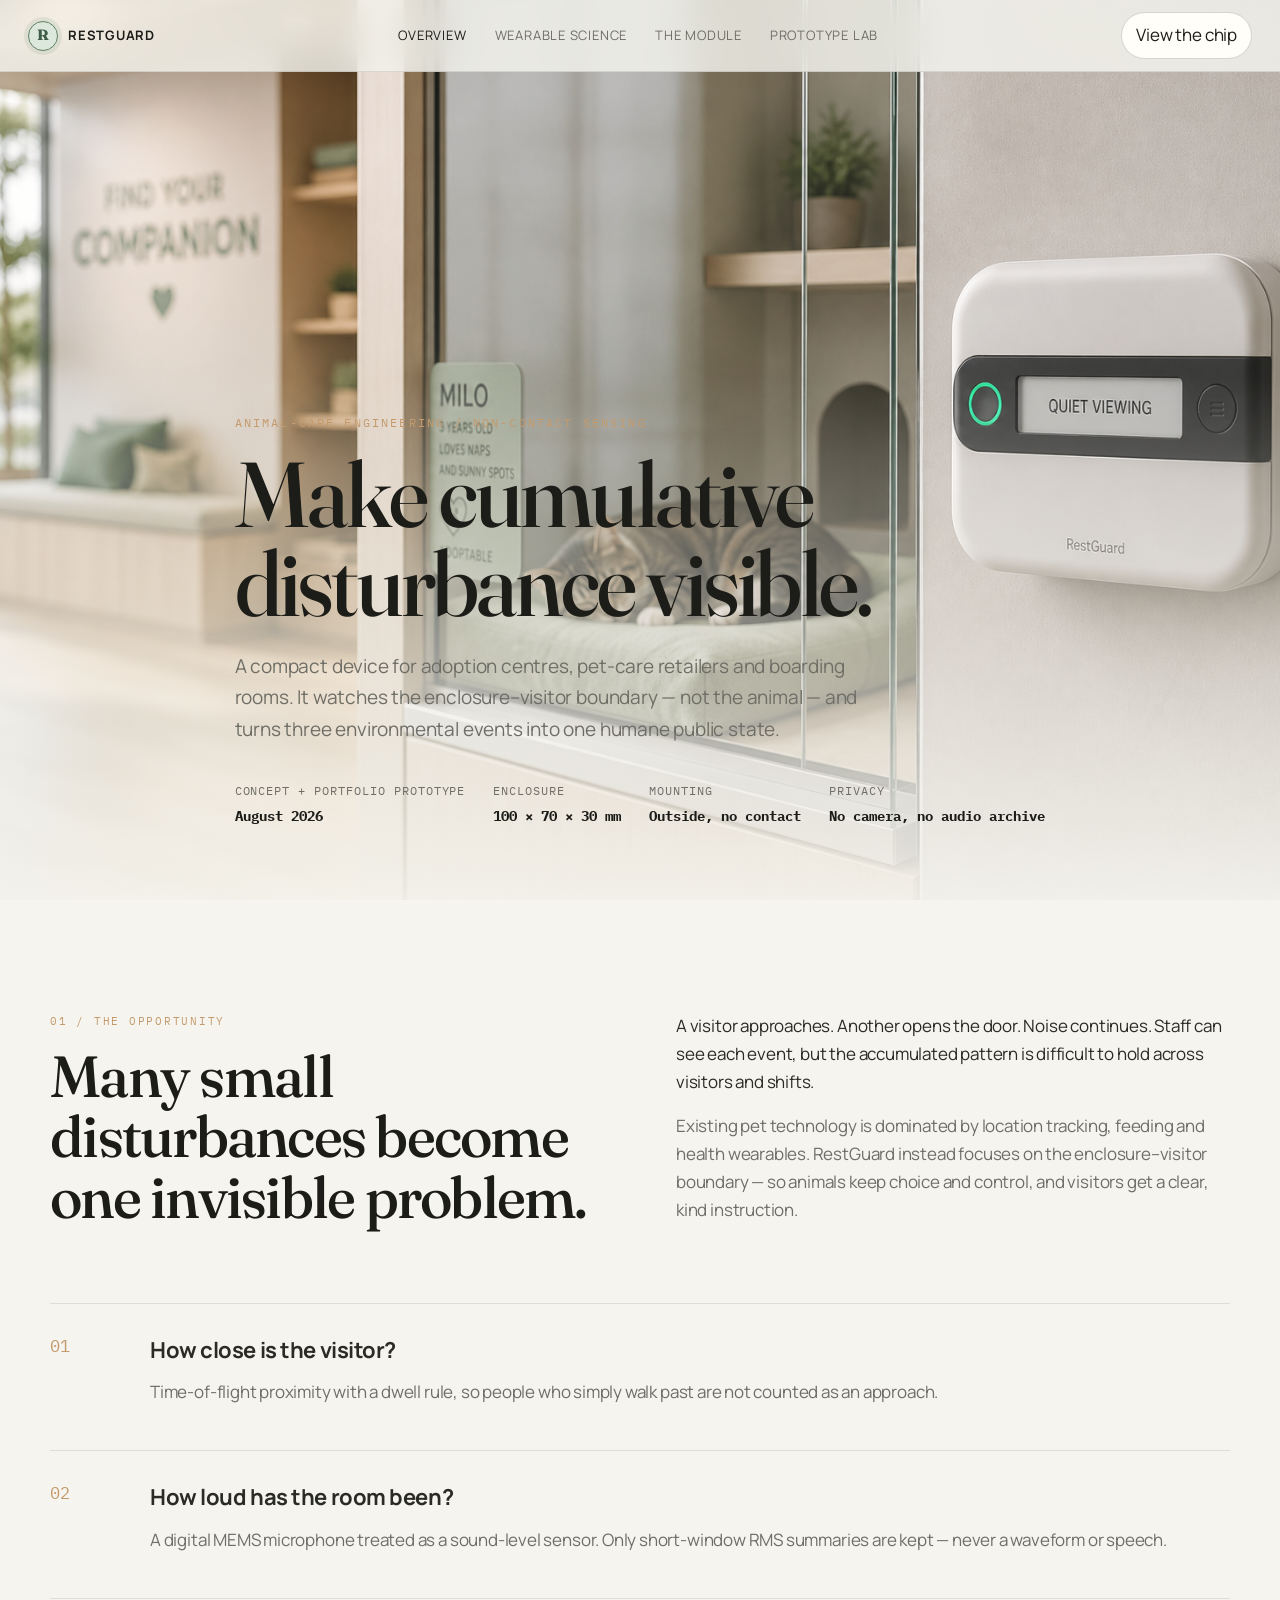
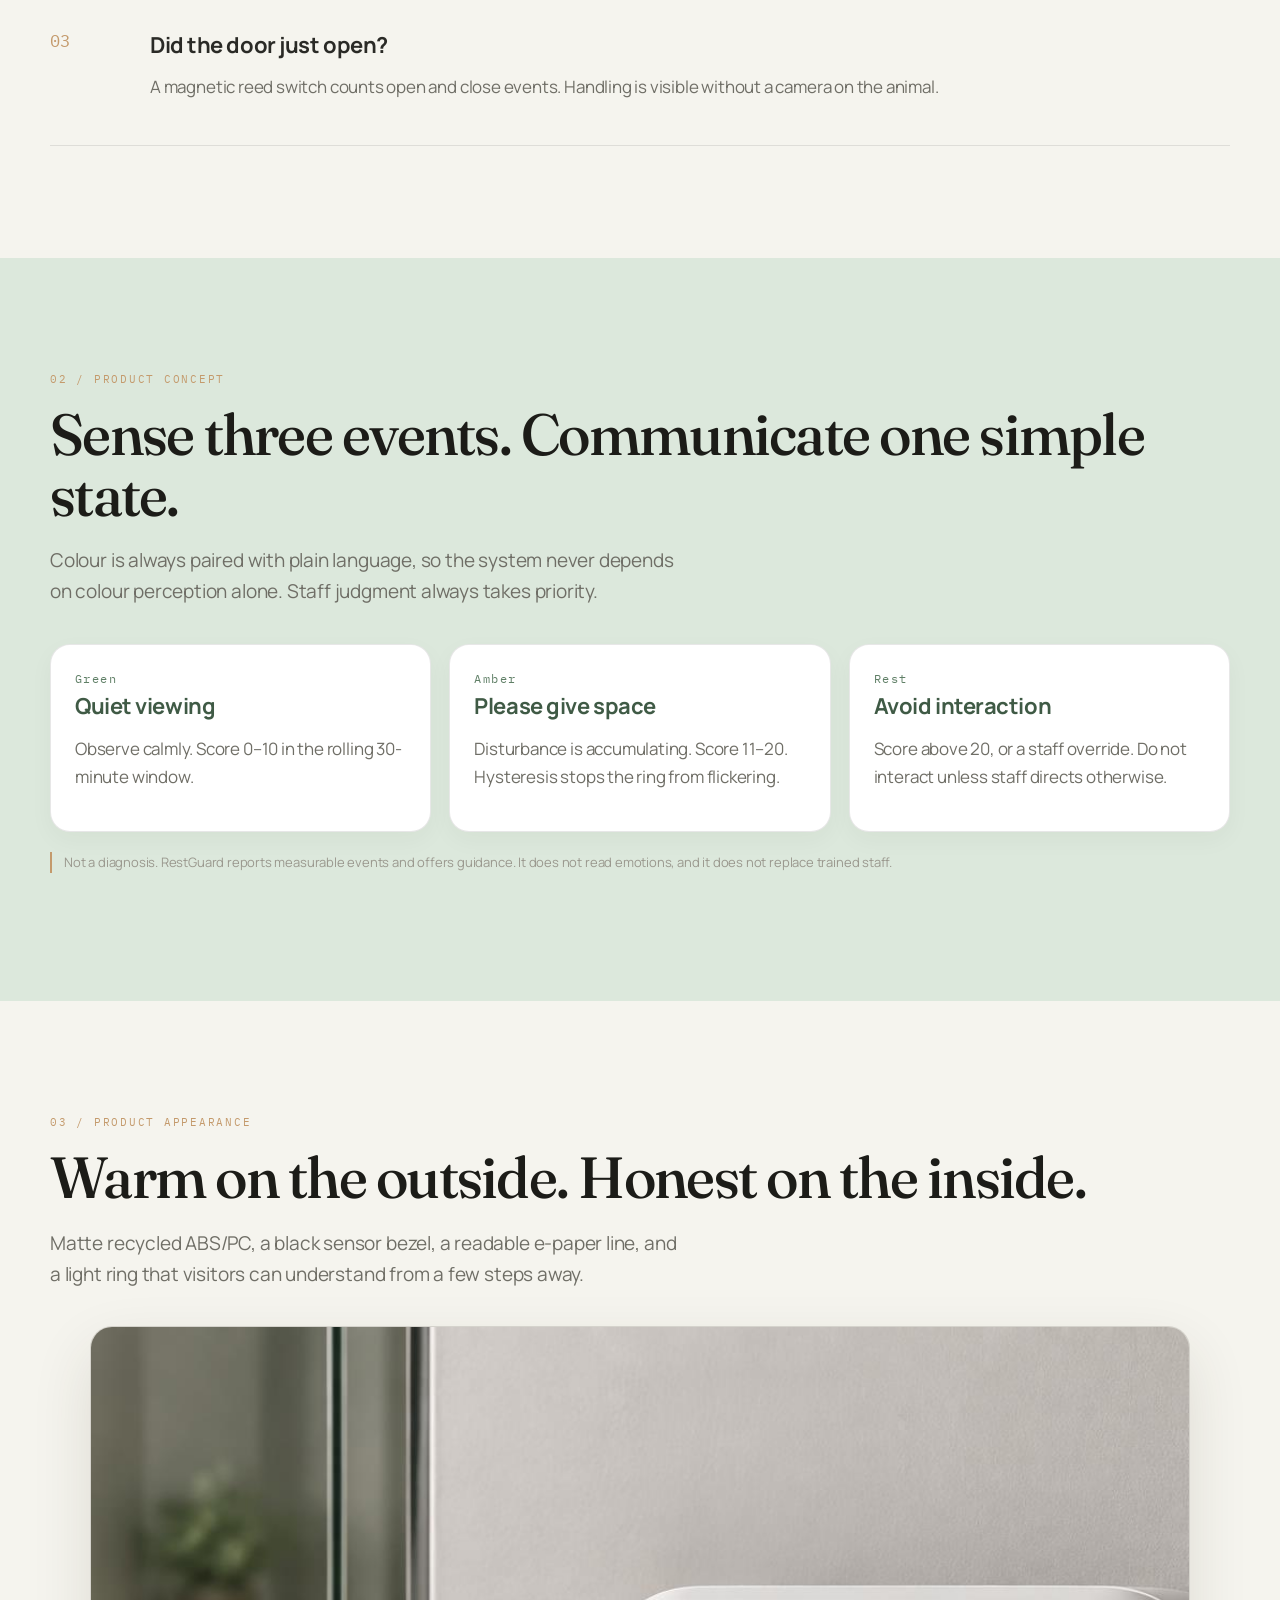
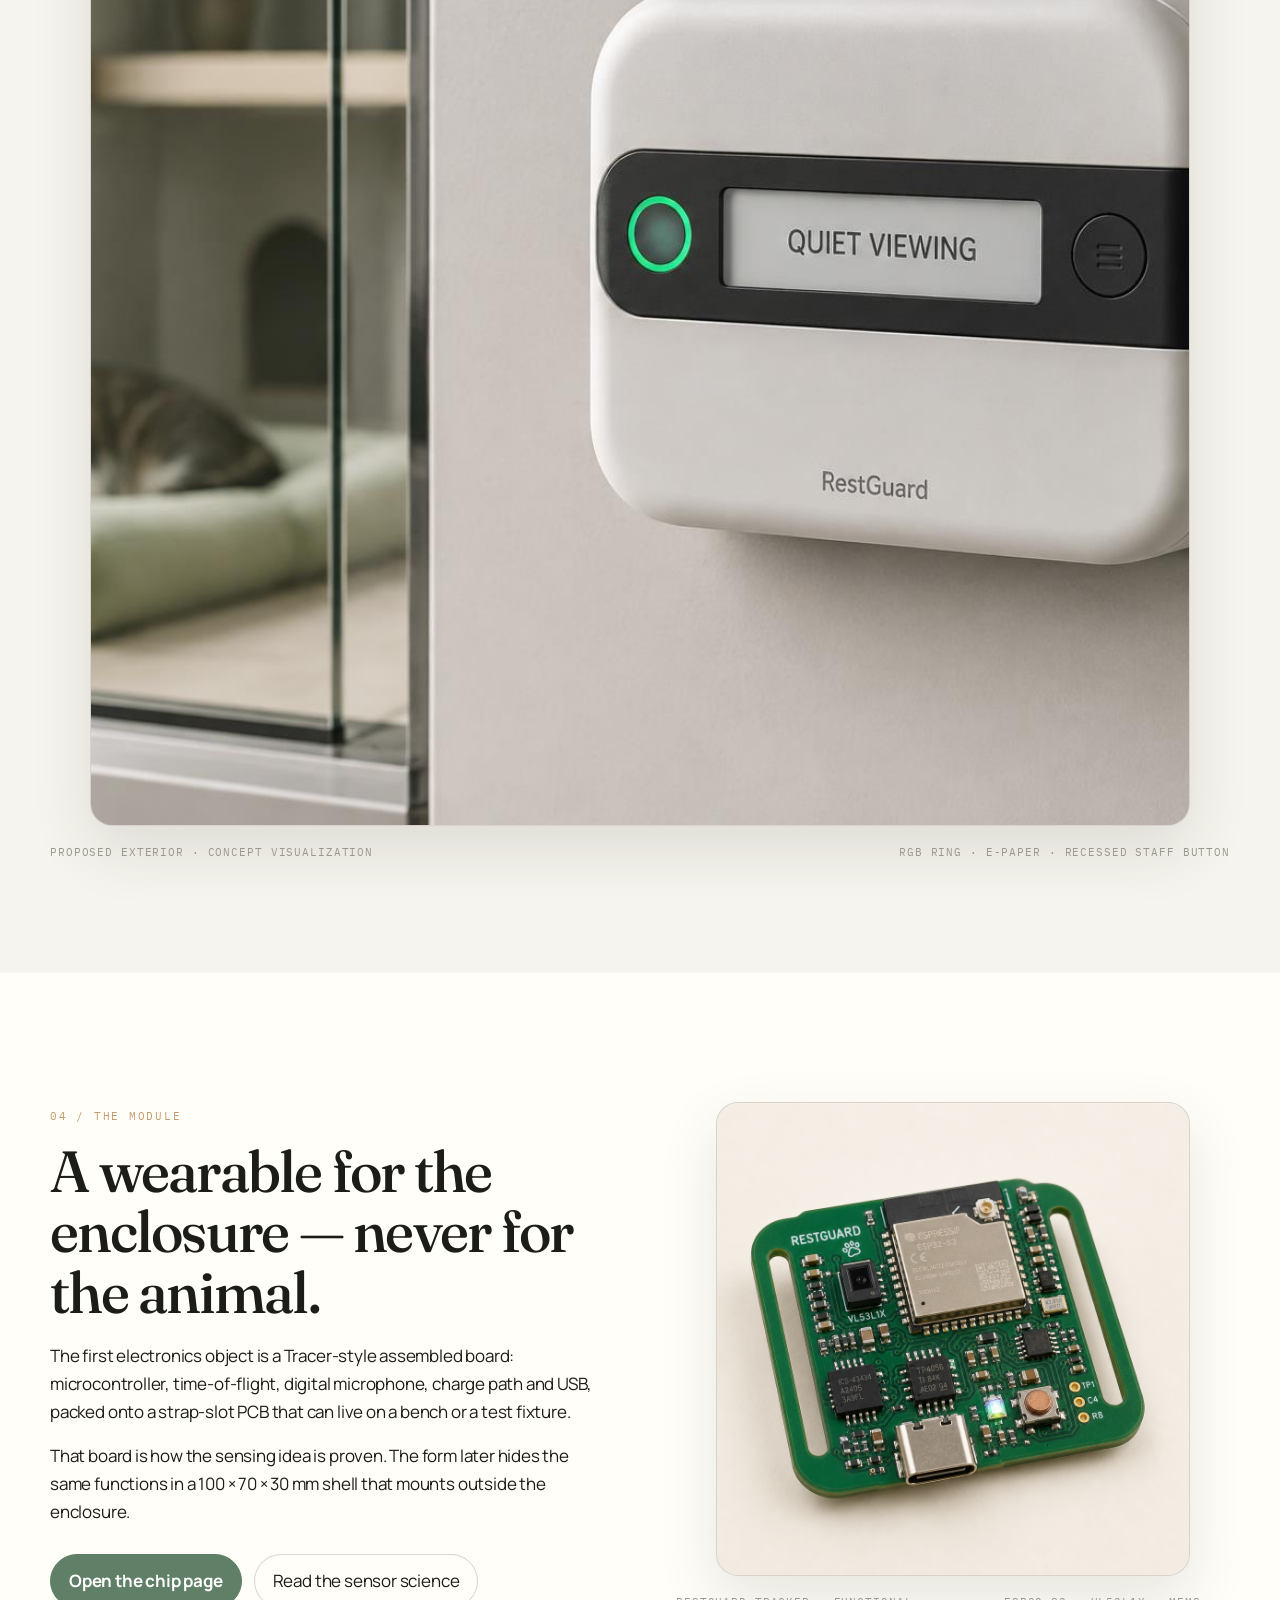
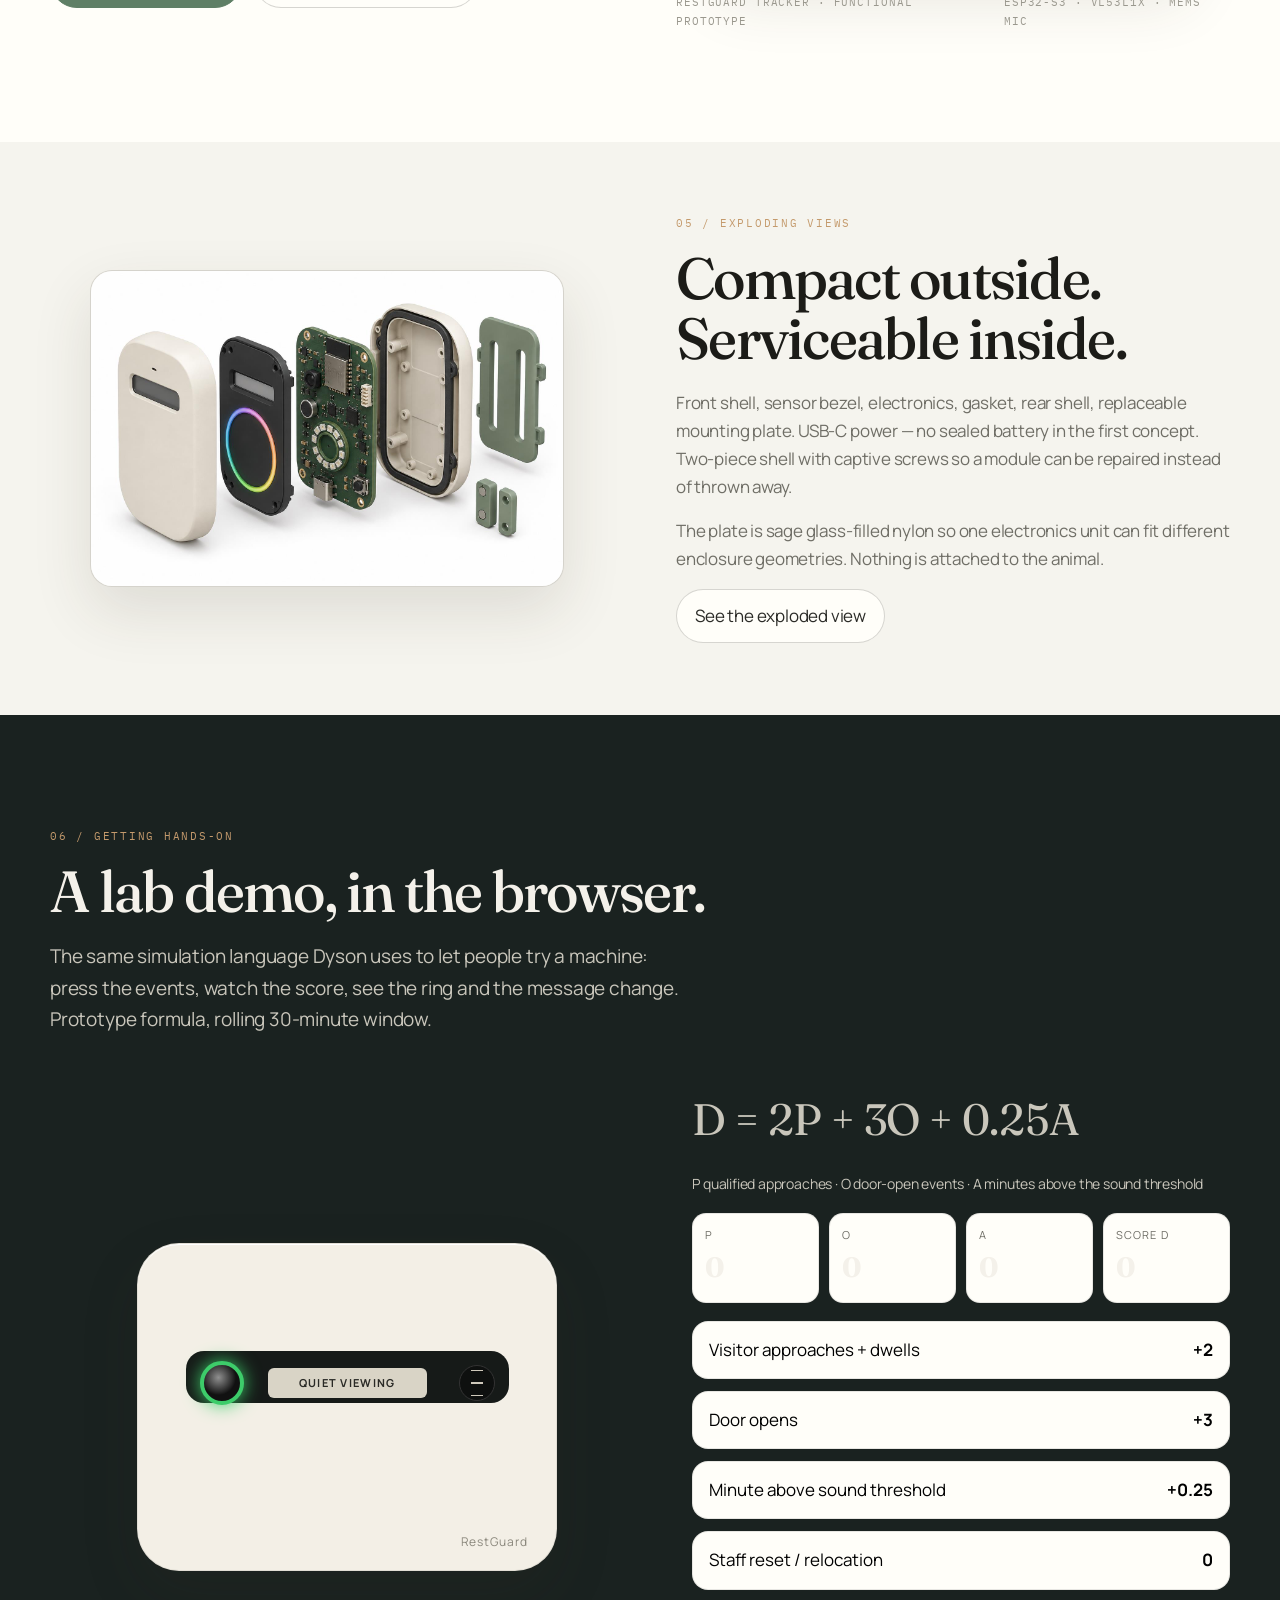
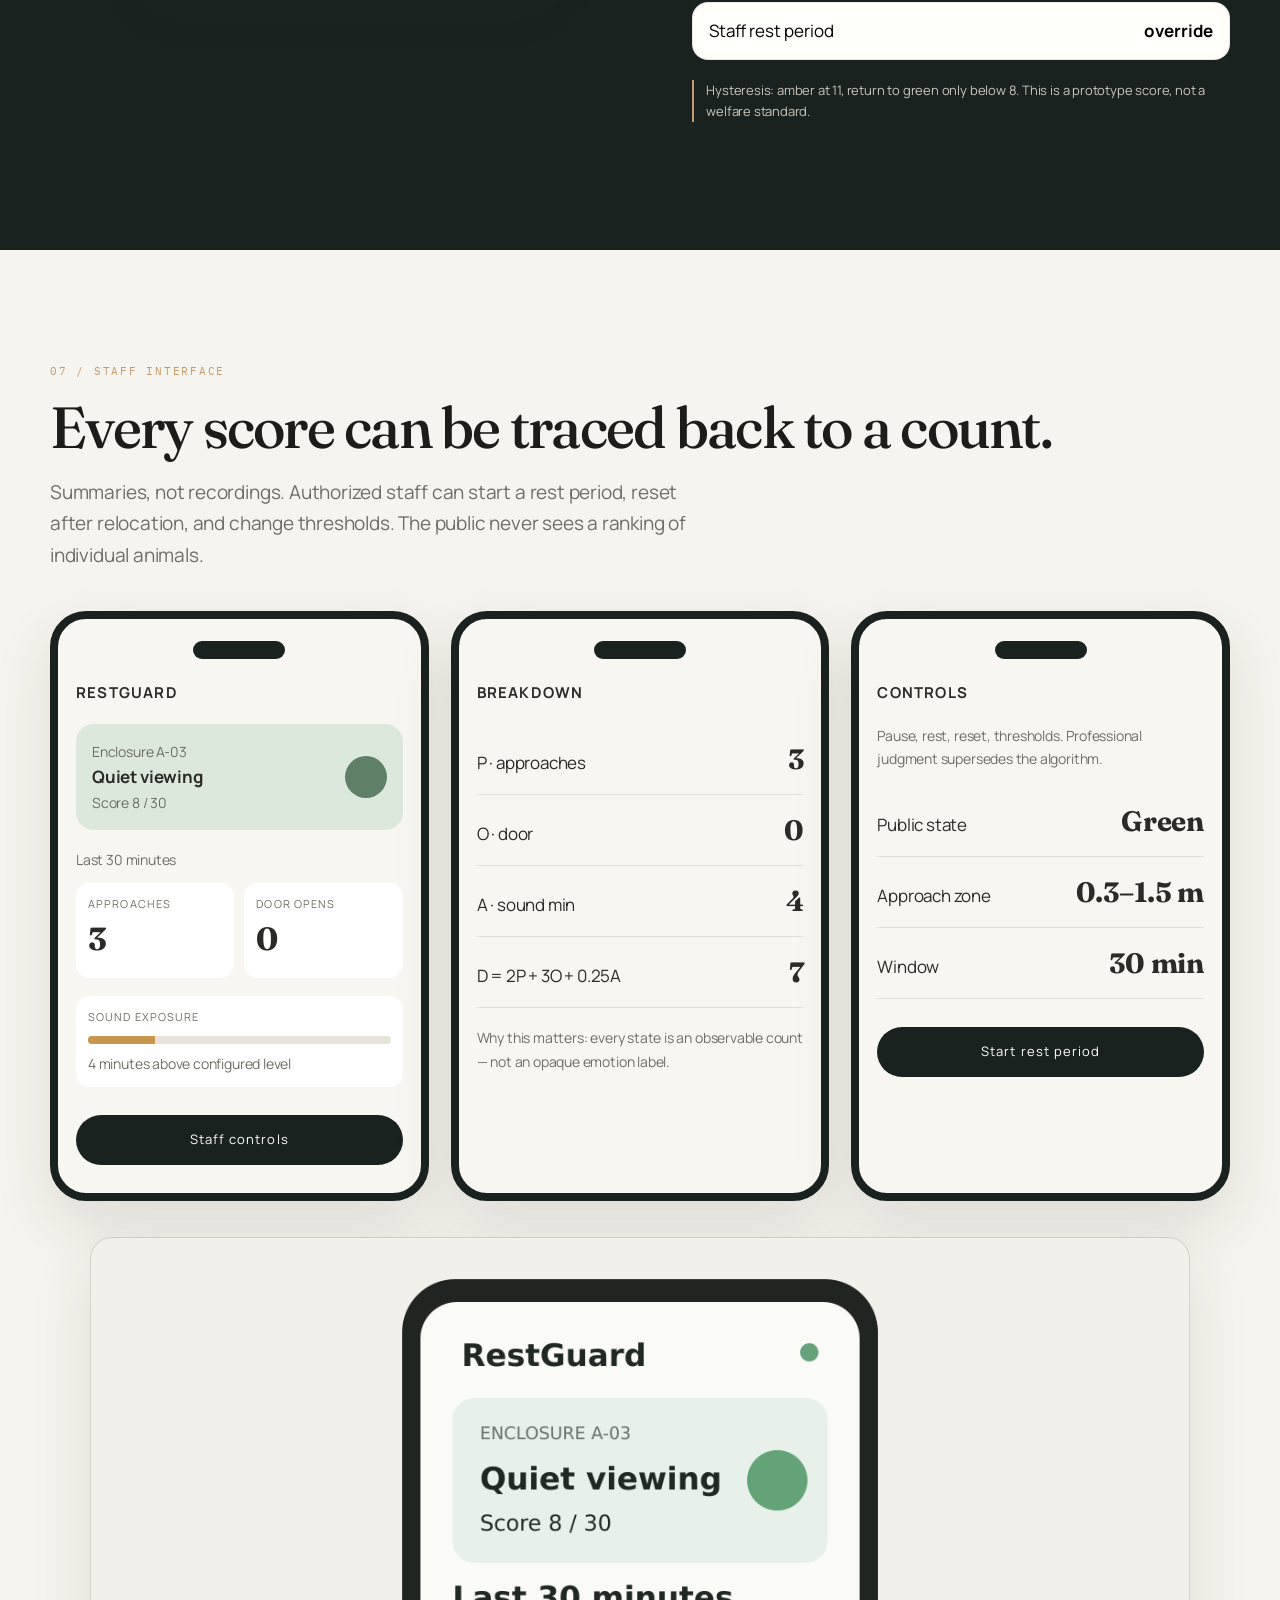
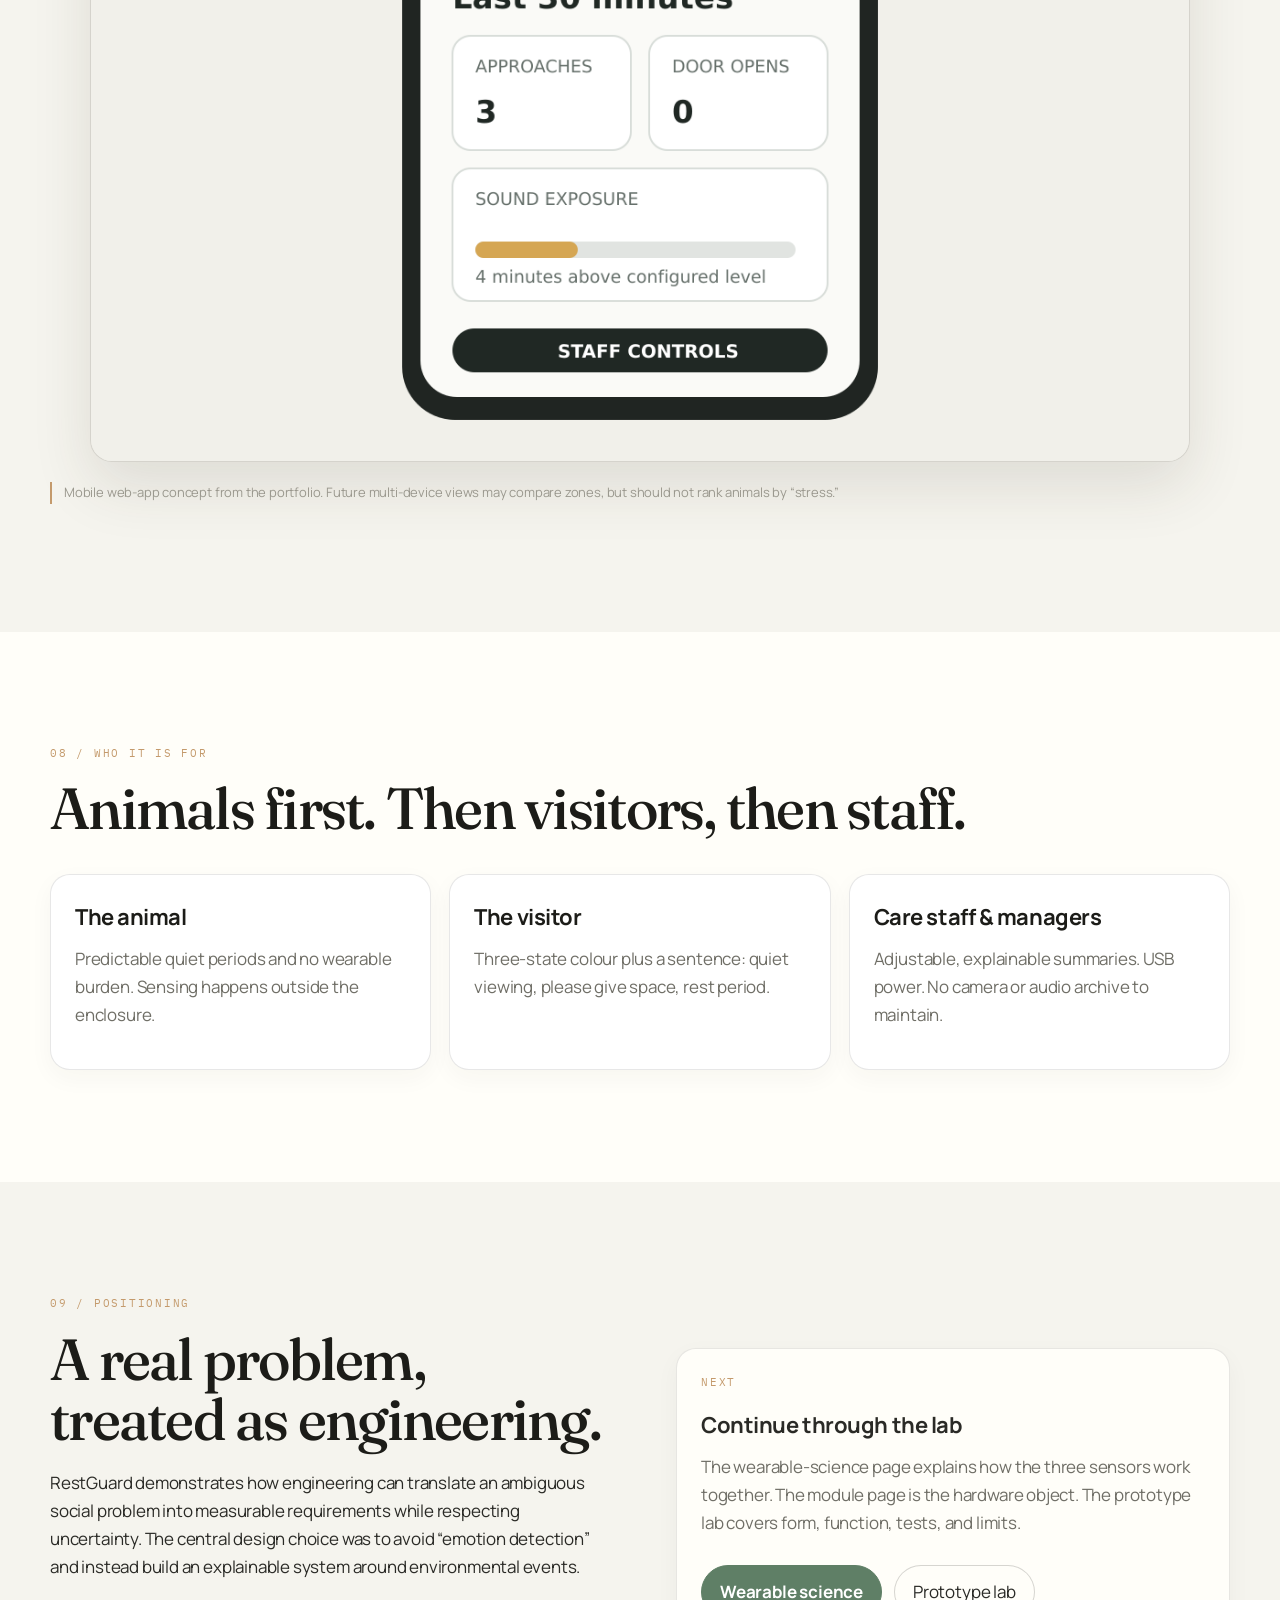
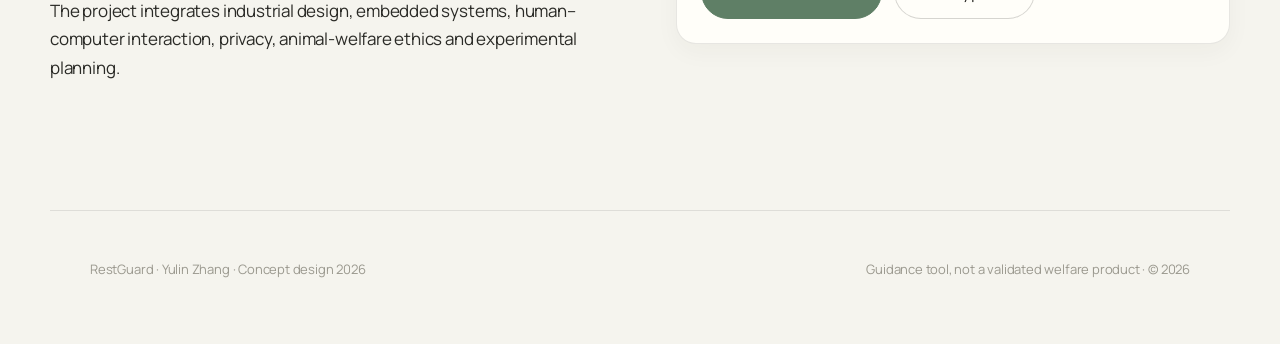
<file: index.html>
<!DOCTYPE html>
<html lang="en">
<head>
  <meta charset="UTF-8">
  <meta name="viewport" content="width=device-width, initial-scale=1.0">
  <title>RestGuard — Make cumulative disturbance visible</title>
  <meta name="description" content="RestGuard is a non-contact disturbance monitor for animal-care enclosures. It watches visitor approach, sound level and door openings, then offers quiet, explainable guidance.">
  <link rel="icon" href="assets/images/mark.svg" type="image/svg+xml">
  <link rel="preconnect" href="https://fonts.googleapis.com">
  <link rel="preconnect" href="https://fonts.gstatic.com" crossorigin>
  <link href="https://fonts.googleapis.com/css2?family=Fraunces:opsz,wght@9..144,400;500;600&family=IBM+Plex+Mono:wght@400;500&family=Manrope:wght@400;500;600;700&display=swap" rel="stylesheet">
  <link rel="stylesheet" href="assets/css/styles.css">
</head>
<body>
  <a class="skip" href="#content">Skip to content</a>
  <header class="nav">
    <a class="brand" href="index.html"><span class="mark">R</span> RestGuard</a>
    <nav class="nav-links">
      <a class="active" href="index.html">Overview</a>
      <a href="technology.html">Wearable Science</a>
      <a href="module.html">The Module</a>
      <a href="prototype.html">Prototype Lab</a>
    </nav>
    <button class="nav-toggle" aria-expanded="false" aria-label="Open menu">Menu</button>
    <a class="nav-cta" href="module.html">View the chip</a>
  </header>

  <main id="content">
    <section class="hero">
      <div class="hero-media">
        <img src="assets/images/restguard-hero.png" alt="RestGuard mounted outside a glass enclosure where a tabby cat sleeps on a sage cushion">
      </div>
      <div class="hero-copy wrap reveal">
        <p class="kicker">Animal-care engineering / Non-contact sensing</p>
        <h1>Make cumulative<br>disturbance visible.</h1>
        <p class="lede">A compact device for adoption centres, pet-care retailers and boarding rooms. It watches the enclosure–visitor boundary — not the animal — and turns three environmental events into one humane public state.</p>
        <div class="hero-meta">
          <div>Concept + portfolio prototype<strong>August 2026</strong></div>
          <div>Enclosure<strong>100 × 70 × 30 mm</strong></div>
          <div>Mounting<strong>Outside, no contact</strong></div>
          <div>Privacy<strong>No camera, no audio archive</strong></div>
        </div>
      </div>
    </section>

    <section class="section">
      <div class="wrap split top">
        <div>
          <p class="eyebrow">01 / The opportunity</p>
          <h2>Many small disturbances become one invisible problem.</h2>
        </div>
        <div>
          <p>A visitor approaches. Another opens the door. Noise continues. Staff can see each event, but the accumulated pattern is difficult to hold across visitors and shifts.</p>
          <p class="muted">Existing pet technology is dominated by location tracking, feeding and health wearables. RestGuard instead focuses on the enclosure–visitor boundary — so animals keep choice and control, and visitors get a clear, kind instruction.</p>
        </div>
      </div>
      <div class="wrap questions" style="margin-top: 56px;">
        <div class="q"><span>01</span><div><h3>How close is the visitor?</h3><p class="muted">Time-of-flight proximity with a dwell rule, so people who simply walk past are not counted as an approach.</p></div></div>
        <div class="q"><span>02</span><div><h3>How loud has the room been?</h3><p class="muted">A digital MEMS microphone treated as a sound-level sensor. Only short-window RMS summaries are kept — never a waveform or speech.</p></div></div>
        <div class="q"><span>03</span><div><h3>Did the door just open?</h3><p class="muted">A magnetic reed switch counts open and close events. Handling is visible without a camera on the animal.</p></div></div>
      </div>
    </section>

    <section class="section sage">
      <div class="wrap">
        <p class="eyebrow">02 / Product concept</p>
        <h2>Sense three events. Communicate one simple state.</h2>
        <p class="lede muted">Colour is always paired with plain language, so the system never depends on colour perception alone. Staff judgment always takes priority.</p>
        <div class="grid-3" style="margin-top: 36px;">
          <article class="card"><div class="num">Green</div><h3>Quiet viewing</h3><p class="muted">Observe calmly. Score 0–10 in the rolling 30-minute window.</p></article>
          <article class="card"><div class="num">Amber</div><h3>Please give space</h3><p class="muted">Disturbance is accumulating. Score 11–20. Hysteresis stops the ring from flickering.</p></article>
          <article class="card"><div class="num">Rest</div><h3>Avoid interaction</h3><p class="muted">Score above 20, or a staff override. Do not interact unless staff directs otherwise.</p></article>
        </div>
        <p class="note">Not a diagnosis. RestGuard reports measurable events and offers guidance. It does not read emotions, and it does not replace trained staff.</p>
      </div>
    </section>

    <section class="section">
      <div class="wrap">
        <p class="eyebrow">03 / Product appearance</p>
        <h2>Warm on the outside. Honest on the inside.</h2>
        <p class="lede muted">Matte recycled ABS/PC, a black sensor bezel, a readable e-paper line, and a light ring that visitors can understand from a few steps away.</p>
      </div>
      <div class="wrap" style="margin-top: 36px;">
        <figure class="figure">
          <img src="assets/images/restguard-device.jpeg" alt="RestGuard wall-mounted beside a glass enclosure, green ring lit, e-paper reading Quiet viewing">
        </figure>
        <div class="caption"><span>Proposed exterior · concept visualization</span><span>RGB ring · e-paper · recessed staff button</span></div>
      </div>
    </section>

    <section class="section paper">
      <div class="wrap split">
        <div>
          <p class="eyebrow">04 / The module</p>
          <h2>A wearable for the enclosure — never for the animal.</h2>
          <p>The first electronics object is a Tracer-style assembled board: microcontroller, time-of-flight, digital microphone, charge path and USB, packed onto a strap-slot PCB that can live on a bench or a test fixture.</p>
          <p>That board is how the sensing idea is proven. The form later hides the same functions in a 100 × 70 × 30 mm shell that mounts outside the enclosure.</p>
          <div class="actions">
            <a class="btn primary" href="module.html">Open the chip page</a>
            <a class="btn" href="technology.html">Read the sensor science</a>
          </div>
        </div>
        <div>
          <figure class="figure">
            <img src="assets/images/restguard-chip-tracer.png" alt="Photorealistic RestGuard ESP32-S3 tracker PCB with strap slots on a warm cream studio background">
          </figure>
          <div class="caption"><span>RestGuard tracker · functional prototype</span><span>ESP32-S3 · VL53L1X · MEMS mic</span></div>
        </div>
      </div>
    </section>

    <section class="section tight">
      <div class="wrap split">
        <figure class="figure">
          <img src="assets/images/restguard-exploded.jpeg" alt="Exploded RestGuard assembly: cream shell, black bezel and light ring, green PCB, rear shell, sage mounting plate">
        </figure>
        <div>
          <p class="eyebrow">05 / Exploding views</p>
          <h2>Compact outside. Serviceable inside.</h2>
          <p class="muted">Front shell, sensor bezel, electronics, gasket, rear shell, replaceable mounting plate. USB-C power — no sealed battery in the first concept. Two-piece shell with captive screws so a module can be repaired instead of thrown away.</p>
          <p class="muted">The plate is sage glass-filled nylon so one electronics unit can fit different enclosure geometries. Nothing is attached to the animal.</p>
          <a class="btn" href="module.html#exploded">See the exploded view</a>
        </div>
      </div>
    </section>

    <section class="section ink" id="demo">
      <div class="wrap">
        <p class="eyebrow">06 / Getting hands-on</p>
        <h2 style="color:#f4f1ea">A lab demo, in the browser.</h2>
        <p class="lede">The same simulation language Dyson uses to let people try a machine: press the events, watch the score, see the ring and the message change. Prototype formula, rolling 30-minute window.</p>
      </div>
      <div class="wrap demo" style="margin-top: 40px;">
        <div>
          <div class="device" aria-hidden="true">
            <div class="device-band">
              <div class="ring" data-ring></div>
              <div class="epaper" data-epaper>Quiet viewing</div>
              <div class="staff-btn" title="Recessed staff button"><i></i><i></i><i></i></div>
            </div>
            <div class="device-name">RestGuard</div>
          </div>
        </div>
        <div>
          <p class="formula">D = 2P + 3O + 0.25A</p>
          <p class="small" style="color:#c9c6bb">P qualified approaches · O door-open events · A minutes above the sound threshold</p>
          <div class="sim-readout">
            <div><span>P</span><b data-p>0</b></div>
            <div><span>O</span><b data-o>0</b></div>
            <div><span>A</span><b data-a>0</b></div>
            <div><span>Score D</span><b data-d>0</b></div>
          </div>
          <div class="sim-controls">
            <button class="sim-btn" data-sim="approach"><span>Visitor approaches + dwells</span><b>+2</b></button>
            <button class="sim-btn" data-sim="door"><span>Door opens</span><b>+3</b></button>
            <button class="sim-btn" data-sim="sound"><span>Minute above sound threshold</span><b>+0.25</b></button>
            <button class="sim-btn" data-sim="reset"><span>Staff reset / relocation</span><b>0</b></button>
            <button class="sim-btn" data-sim="rest"><span>Staff rest period</span><b>override</b></button>
          </div>
          <p class="note">Hysteresis: amber at 11, return to green only below 8. This is a prototype score, not a welfare standard.</p>
        </div>
      </div>
    </section>

    <section class="section">
      <div class="wrap">
        <p class="eyebrow">07 / Staff interface</p>
        <h2>Every score can be traced back to a count.</h2>
        <p class="muted lede">Summaries, not recordings. Authorized staff can start a rest period, reset after relocation, and change thresholds. The public never sees a ranking of individual animals.</p>
        <div class="phones" style="margin-top: 40px;">
          <article class="phone">
            <div class="phone-bar"></div>
            <h4>RestGuard</h4>
            <div class="status-card">
              <div>
                <div class="small muted">Enclosure A-03</div>
                <strong>Quiet viewing</strong>
                <div class="small muted">Score 8 / 30</div>
              </div>
              <div class="dot"></div>
            </div>
            <div class="small muted">Last 30 minutes</div>
            <div class="mini-grid">
              <div class="mini"><span>Approaches</span><b>3</b></div>
              <div class="mini"><span>Door opens</span><b>0</b></div>
            </div>
            <div class="mini">
              <span>Sound exposure</span>
              <div class="sound-bar"><em></em></div>
              <div class="small muted">4 minutes above configured level</div>
            </div>
            <div class="phone-cta">Staff controls</div>
          </article>
          <article class="phone">
            <div class="phone-bar"></div>
            <h4>Breakdown</h4>
            <div class="metric"><span>P · approaches</span><b>3</b></div>
            <div class="metric"><span>O · door</span><b>0</b></div>
            <div class="metric"><span>A · sound min</span><b>4</b></div>
            <div class="metric"><span>D = 2P + 3O + 0.25A</span><b>7</b></div>
            <p class="small muted" style="margin-top:18px">Why this matters: every state is an observable count — not an opaque emotion label.</p>
          </article>
          <article class="phone">
            <div class="phone-bar"></div>
            <h4>Controls</h4>
            <p class="small muted">Pause, rest, reset, thresholds. Professional judgment supersedes the algorithm.</p>
            <div class="metric"><span>Public state</span><b>Green</b></div>
            <div class="metric"><span>Approach zone</span><b>0.3–1.5 m</b></div>
            <div class="metric"><span>Window</span><b>30 min</b></div>
            <div class="phone-cta">Start rest period</div>
          </article>
        </div>
        <figure class="figure" style="margin-top: 36px;">
          <img src="assets/images/restguard-app-source.png" alt="Staff interface concept showing enclosure A-03, quiet viewing, and event counts">
        </figure>
        <p class="note">Mobile web-app concept from the portfolio. Future multi-device views may compare zones, but should not rank animals by “stress.”</p>
      </div>
    </section>

    <section class="section paper">
      <div class="wrap">
        <p class="eyebrow">08 / Who it is for</p>
        <h2>Animals first. Then visitors, then staff.</h2>
        <div class="grid-3" style="margin-top: 36px;">
          <article class="card">
            <h3>The animal</h3>
            <p class="muted">Predictable quiet periods and no wearable burden. Sensing happens outside the enclosure.</p>
          </article>
          <article class="card">
            <h3>The visitor</h3>
            <p class="muted">Three-state colour plus a sentence: quiet viewing, please give space, rest period.</p>
          </article>
          <article class="card">
            <h3>Care staff &amp; managers</h3>
            <p class="muted">Adjustable, explainable summaries. USB power. No camera or audio archive to maintain.</p>
          </article>
        </div>
      </div>
    </section>

    <section class="section">
      <div class="wrap split">
        <div>
          <p class="eyebrow">09 / Positioning</p>
          <h2>A real problem, treated as engineering.</h2>
          <p>RestGuard demonstrates how engineering can translate an ambiguous social problem into measurable requirements while respecting uncertainty. The central design choice was to avoid “emotion detection” and instead build an explainable system around environmental events.</p>
          <p>The project integrates industrial design, embedded systems, human–computer interaction, privacy, animal-welfare ethics and experimental planning.</p>
        </div>
        <div class="card">
          <p class="eyebrow">Next</p>
          <h3>Continue through the lab</h3>
          <p class="muted">The wearable-science page explains how the three sensors work together. The module page is the hardware object. The prototype lab covers form, function, tests, and limits.</p>
          <div class="actions">
            <a class="btn primary" href="technology.html">Wearable science</a>
            <a class="btn" href="prototype.html">Prototype lab</a>
          </div>
        </div>
      </div>
    </section>
  </main>

  <footer class="footer wrap">
    <div>RestGuard · Yulin Zhang · Concept design 2026</div>
    <div>Guidance tool, not a validated welfare product · © <span data-year></span></div>
  </footer>
  <script src="assets/js/main.js"></script>
</body>
</html>
</file>
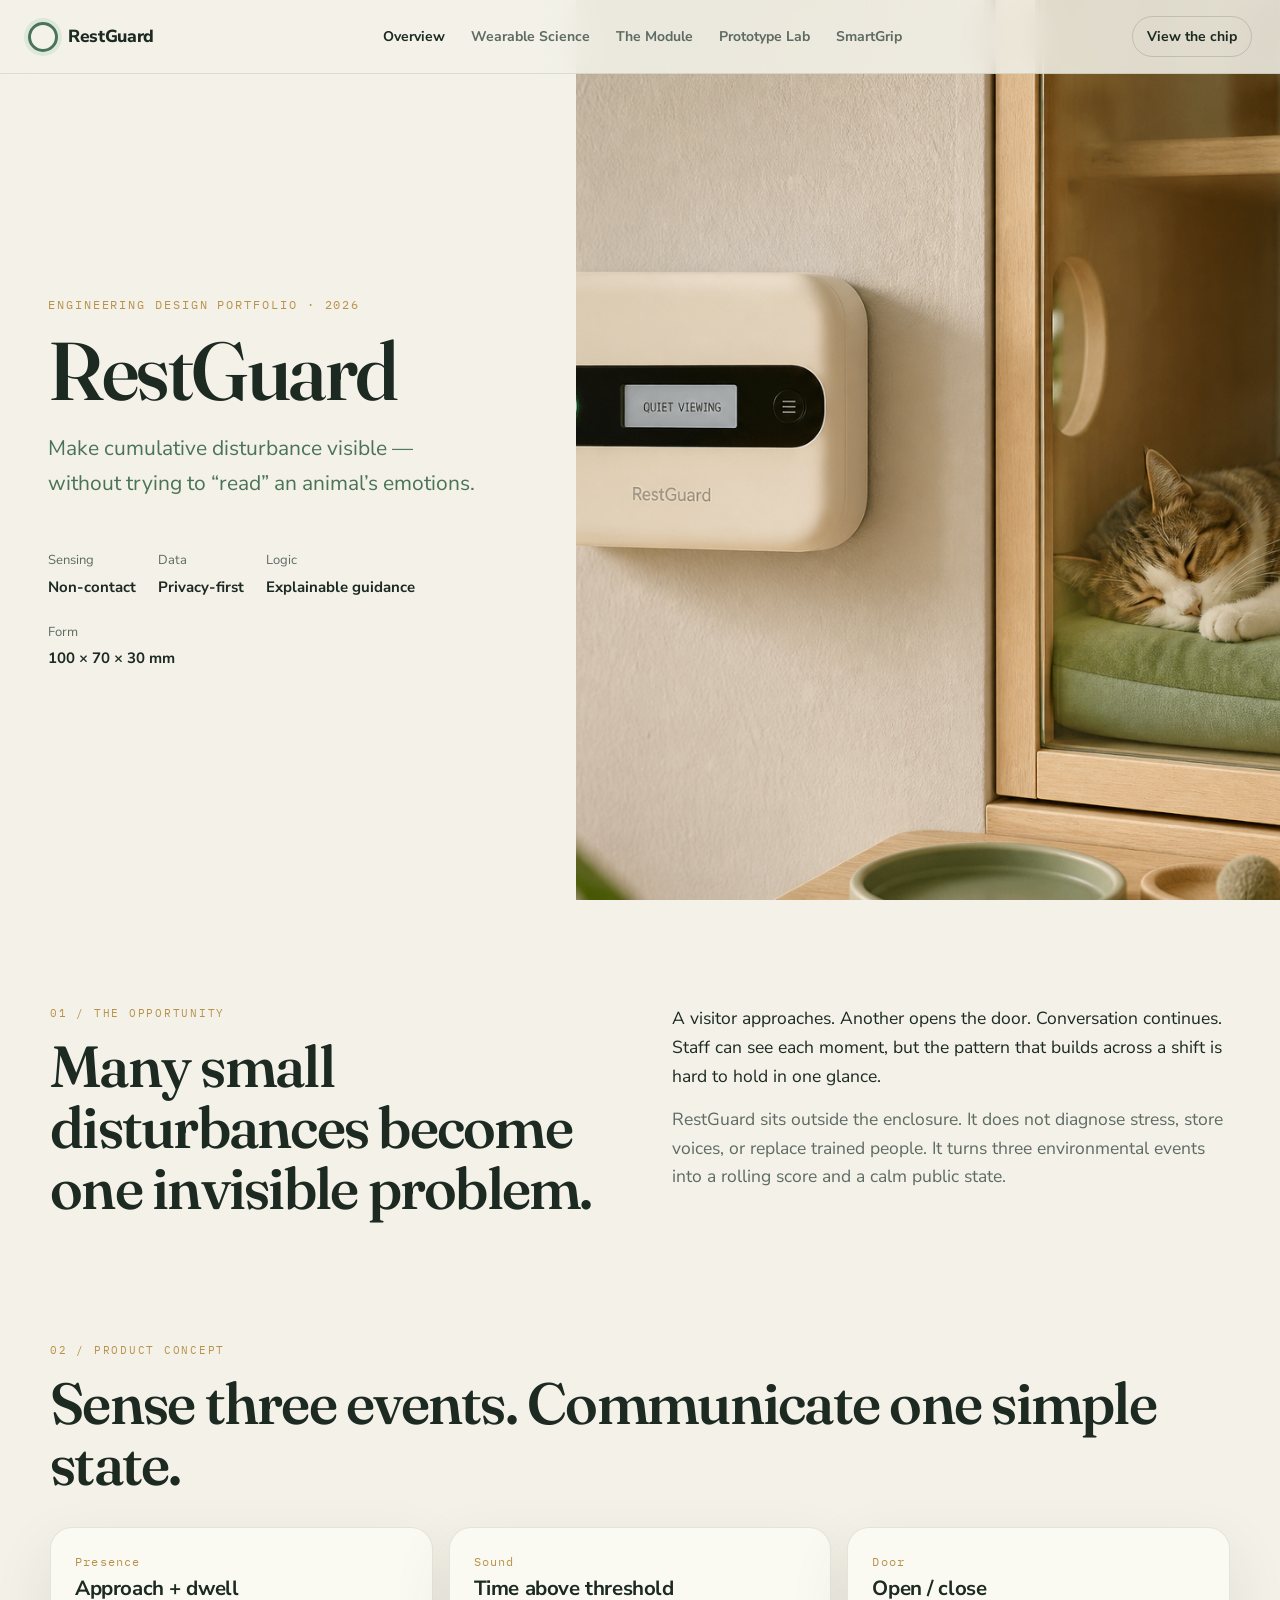
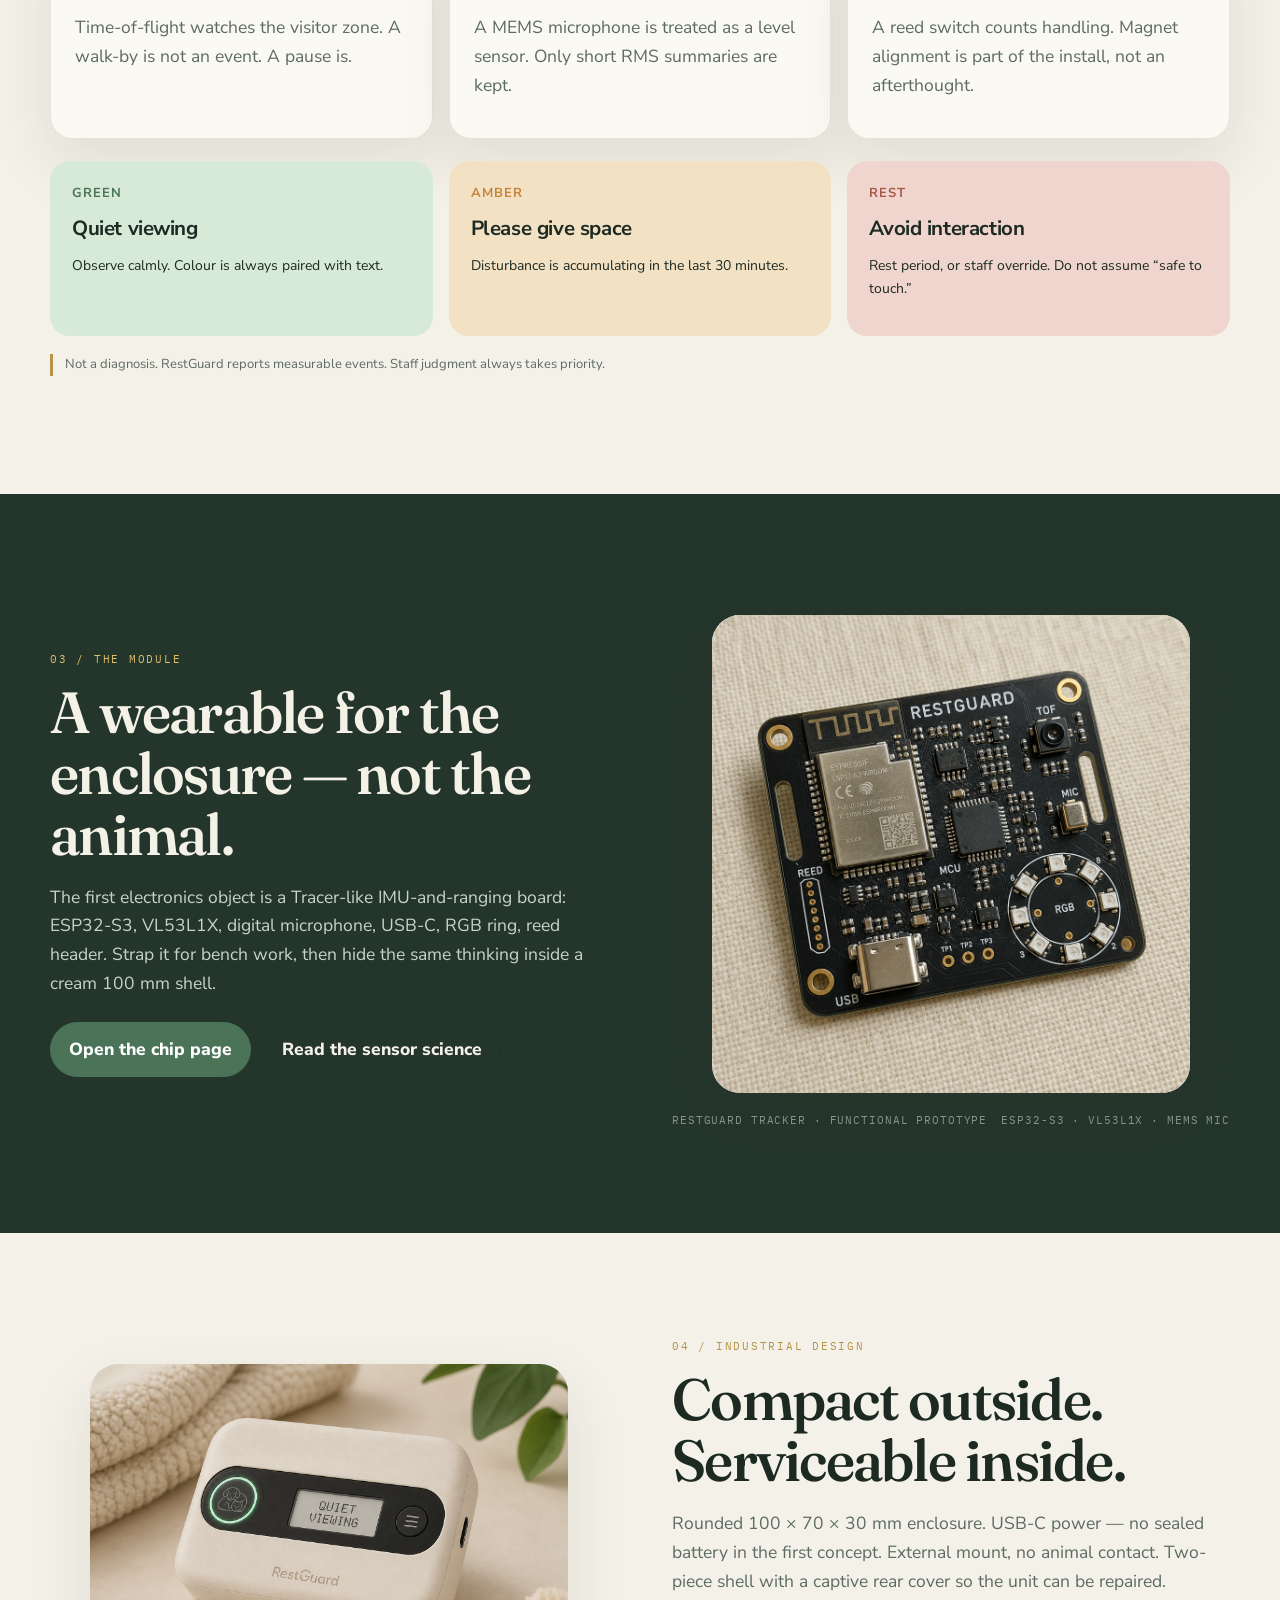
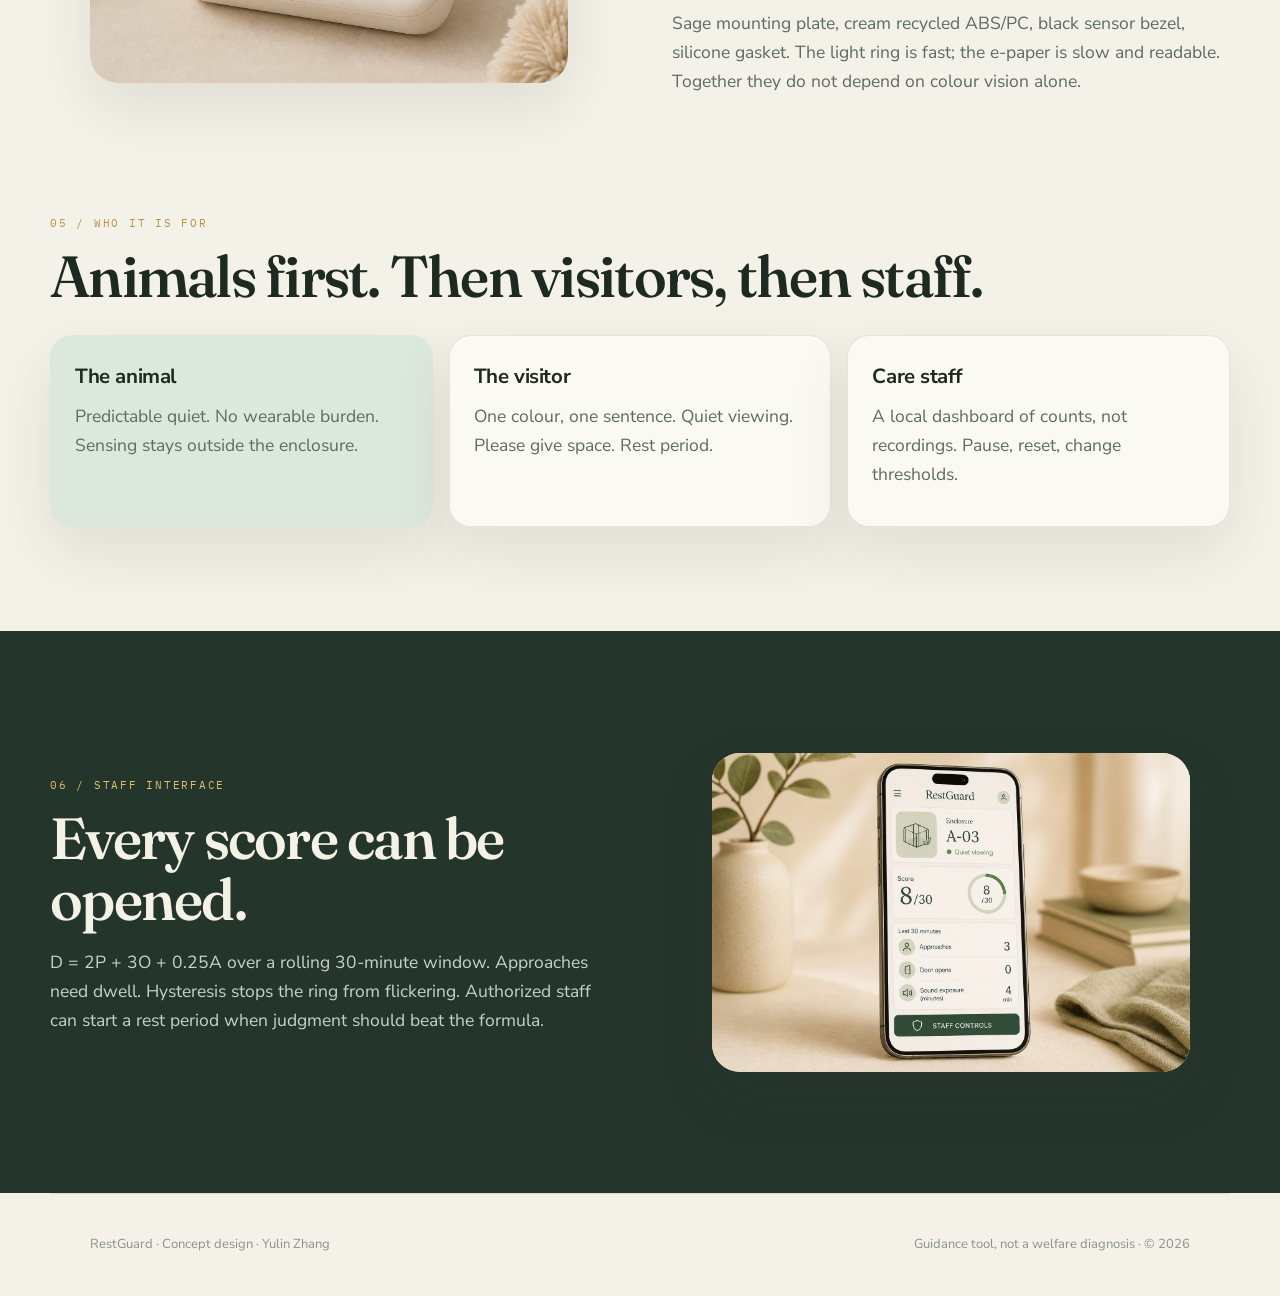
<file: restguard/index.html>
<!DOCTYPE html>
<html lang="en">
<head>
  <meta charset="UTF-8">
  <meta name="viewport" content="width=device-width, initial-scale=1.0">
  <title>RestGuard — Make cumulative disturbance visible</title>
  <meta name="description" content="RestGuard is a non-contact disturbance monitor for animal-care enclosures. It watches approach, sound, and door events — without trying to read an animal’s emotions.">
  <link rel="icon" href="../assets/images/restguard/mark.svg" type="image/svg+xml">
  <link rel="preconnect" href="https://fonts.googleapis.com">
  <link rel="preconnect" href="https://fonts.gstatic.com" crossorigin>
  <link href="https://fonts.googleapis.com/css2?family=Fraunces:opsz,wght@9..144,500;9..144,600&family=IBM+Plex+Mono:wght@400;500&family=Nunito+Sans:wght@400;600;700;800&display=swap" rel="stylesheet">
  <link rel="stylesheet" href="../assets/css/restguard.css">
</head>
<body>
  <a class="skip" href="#content">Skip to content</a>
  <header class="nav">
    <a class="brand" href="index.html"><span class="mark"></span> RestGuard</a>
    <nav class="nav-links">
      <a class="active" href="index.html">Overview</a>
      <a href="technology.html">Wearable Science</a>
      <a href="module.html">The Module</a>
      <a href="prototype.html">Prototype Lab</a>
      <a href="../index.html">SmartGrip</a>
    </nav>
    <button class="nav-toggle" aria-expanded="false" aria-label="Open menu">Menu</button>
    <a class="nav-cta" href="module.html">View the chip</a>
  </header>

  <main id="content">
    <section class="hero">
      <div class="hero-copy">
        <p class="kicker">Engineering design portfolio · 2026</p>
        <h1>RestGuard</h1>
        <p class="lede">Make cumulative disturbance visible — without trying to “read” an animal’s emotions.</p>
        <div class="hero-meta">
          <div>Sensing<strong>Non-contact</strong></div>
          <div>Data<strong>Privacy-first</strong></div>
          <div>Logic<strong>Explainable guidance</strong></div>
          <div>Form<strong>100 × 70 × 30 mm</strong></div>
        </div>
      </div>
      <div class="hero-media">
        <img src="../assets/images/restguard/restguard-device-hero.png" alt="RestGuard mounted beside a glass enclosure where a cat rests on a sage cushion">
      </div>
    </section>

    <section class="section">
      <div class="wrap split top">
        <div>
          <p class="eyebrow">01 / The opportunity</p>
          <h2>Many small disturbances become one invisible problem.</h2>
        </div>
        <div>
          <p>A visitor approaches. Another opens the door. Conversation continues. Staff can see each moment, but the pattern that builds across a shift is hard to hold in one glance.</p>
          <p class="muted">RestGuard sits outside the enclosure. It does not diagnose stress, store voices, or replace trained people. It turns three environmental events into a rolling score and a calm public state.</p>
        </div>
      </div>
    </section>

    <section class="section" style="padding-top: 0;">
      <div class="wrap">
        <p class="eyebrow">02 / Product concept</p>
        <h2>Sense three events. Communicate one simple state.</h2>
        <div class="grid-3" style="margin-top: 32px;">
          <article class="card"><div class="num">Presence</div><h3>Approach + dwell</h3><p class="muted">Time-of-flight watches the visitor zone. A walk-by is not an event. A pause is.</p></article>
          <article class="card"><div class="num">Sound</div><h3>Time above threshold</h3><p class="muted">A MEMS microphone is treated as a level sensor. Only short RMS summaries are kept.</p></article>
          <article class="card"><div class="num">Door</div><h3>Open / close</h3><p class="muted">A reed switch counts handling. Magnet alignment is part of the install, not an afterthought.</p></article>
        </div>
        <div class="states" style="margin-top: 22px;">
          <div class="state green"><b>Green</b><h3>Quiet viewing</h3><p class="small">Observe calmly. Colour is always paired with text.</p></div>
          <div class="state amber"><b>Amber</b><h3>Please give space</h3><p class="small">Disturbance is accumulating in the last 30 minutes.</p></div>
          <div class="state rest"><b>Rest</b><h3>Avoid interaction</h3><p class="small">Rest period, or staff override. Do not assume “safe to touch.”</p></div>
        </div>
        <p class="note">Not a diagnosis. RestGuard reports measurable events. Staff judgment always takes priority.</p>
      </div>
    </section>

    <section class="section forest">
      <div class="wrap split">
        <div>
          <p class="eyebrow">03 / The module</p>
          <h2>A wearable for the enclosure — not the animal.</h2>
          <p>The first electronics object is a Tracer-like IMU-and-ranging board: ESP32-S3, VL53L1X, digital microphone, USB-C, RGB ring, reed header. Strap it for bench work, then hide the same thinking inside a cream 100 mm shell.</p>
          <div class="actions">
            <a class="btn primary" href="module.html">Open the chip page</a>
            <a class="btn" href="technology.html">Read the sensor science</a>
          </div>
        </div>
        <div>
          <figure class="figure">
            <img src="../assets/images/restguard/restguard-chip-tracer.png" alt="RestGuard Tracer-style assembled PCB on cream linen">
          </figure>
          <div class="caption"><span>RestGuard tracker · functional prototype</span><span>ESP32-S3 · VL53L1X · MEMS mic</span></div>
        </div>
      </div>
    </section>

    <section class="section">
      <div class="wrap split">
        <figure class="figure">
          <img src="../assets/images/restguard/restguard-device-close.png" alt="Matte cream RestGuard enclosure with a green status ring and Quiet Viewing e-paper">
        </figure>
        <div>
          <p class="eyebrow">04 / Industrial design</p>
          <h2>Compact outside. Serviceable inside.</h2>
          <p class="muted">Rounded 100 × 70 × 30 mm enclosure. USB-C power — no sealed battery in the first concept. External mount, no animal contact. Two-piece shell with a captive rear cover so the unit can be repaired.</p>
          <p class="muted">Sage mounting plate, cream recycled ABS/PC, black sensor bezel, silicone gasket. The light ring is fast; the e-paper is slow and readable. Together they do not depend on colour vision alone.</p>
        </div>
      </div>
    </section>

    <section class="section" style="padding-top: 0;">
      <div class="wrap">
        <p class="eyebrow">05 / Who it is for</p>
        <h2>Animals first. Then visitors, then staff.</h2>
        <div class="grid-3" style="margin-top: 28px;">
          <article class="card sage"><h3>The animal</h3><p class="muted">Predictable quiet. No wearable burden. Sensing stays outside the enclosure.</p></article>
          <article class="card"><h3>The visitor</h3><p class="muted">One colour, one sentence. Quiet viewing. Please give space. Rest period.</p></article>
          <article class="card"><h3>Care staff</h3><p class="muted">A local dashboard of counts, not recordings. Pause, reset, change thresholds.</p></article>
        </div>
      </div>
    </section>

    <section class="section forest">
      <div class="wrap split">
        <div>
          <p class="eyebrow">06 / Staff interface</p>
          <h2>Every score can be opened.</h2>
          <p>D = 2P + 3O + 0.25A over a rolling 30-minute window. Approaches need dwell. Hysteresis stops the ring from flickering. Authorized staff can start a rest period when judgment should beat the formula.</p>
        </div>
        <figure class="figure">
          <img src="../assets/images/restguard/restguard-staff-app.png" alt="Phone showing RestGuard staff app with Quiet viewing and score 8 of 30">
        </figure>
      </div>
    </section>
  </main>

  <footer class="footer wrap">
    <div>RestGuard · Concept design · Yulin Zhang</div>
    <div>Guidance tool, not a welfare diagnosis · © <span data-year></span></div>
  </footer>
  <script src="../assets/js/restguard.js"></script>
</body>
</html>
</file>
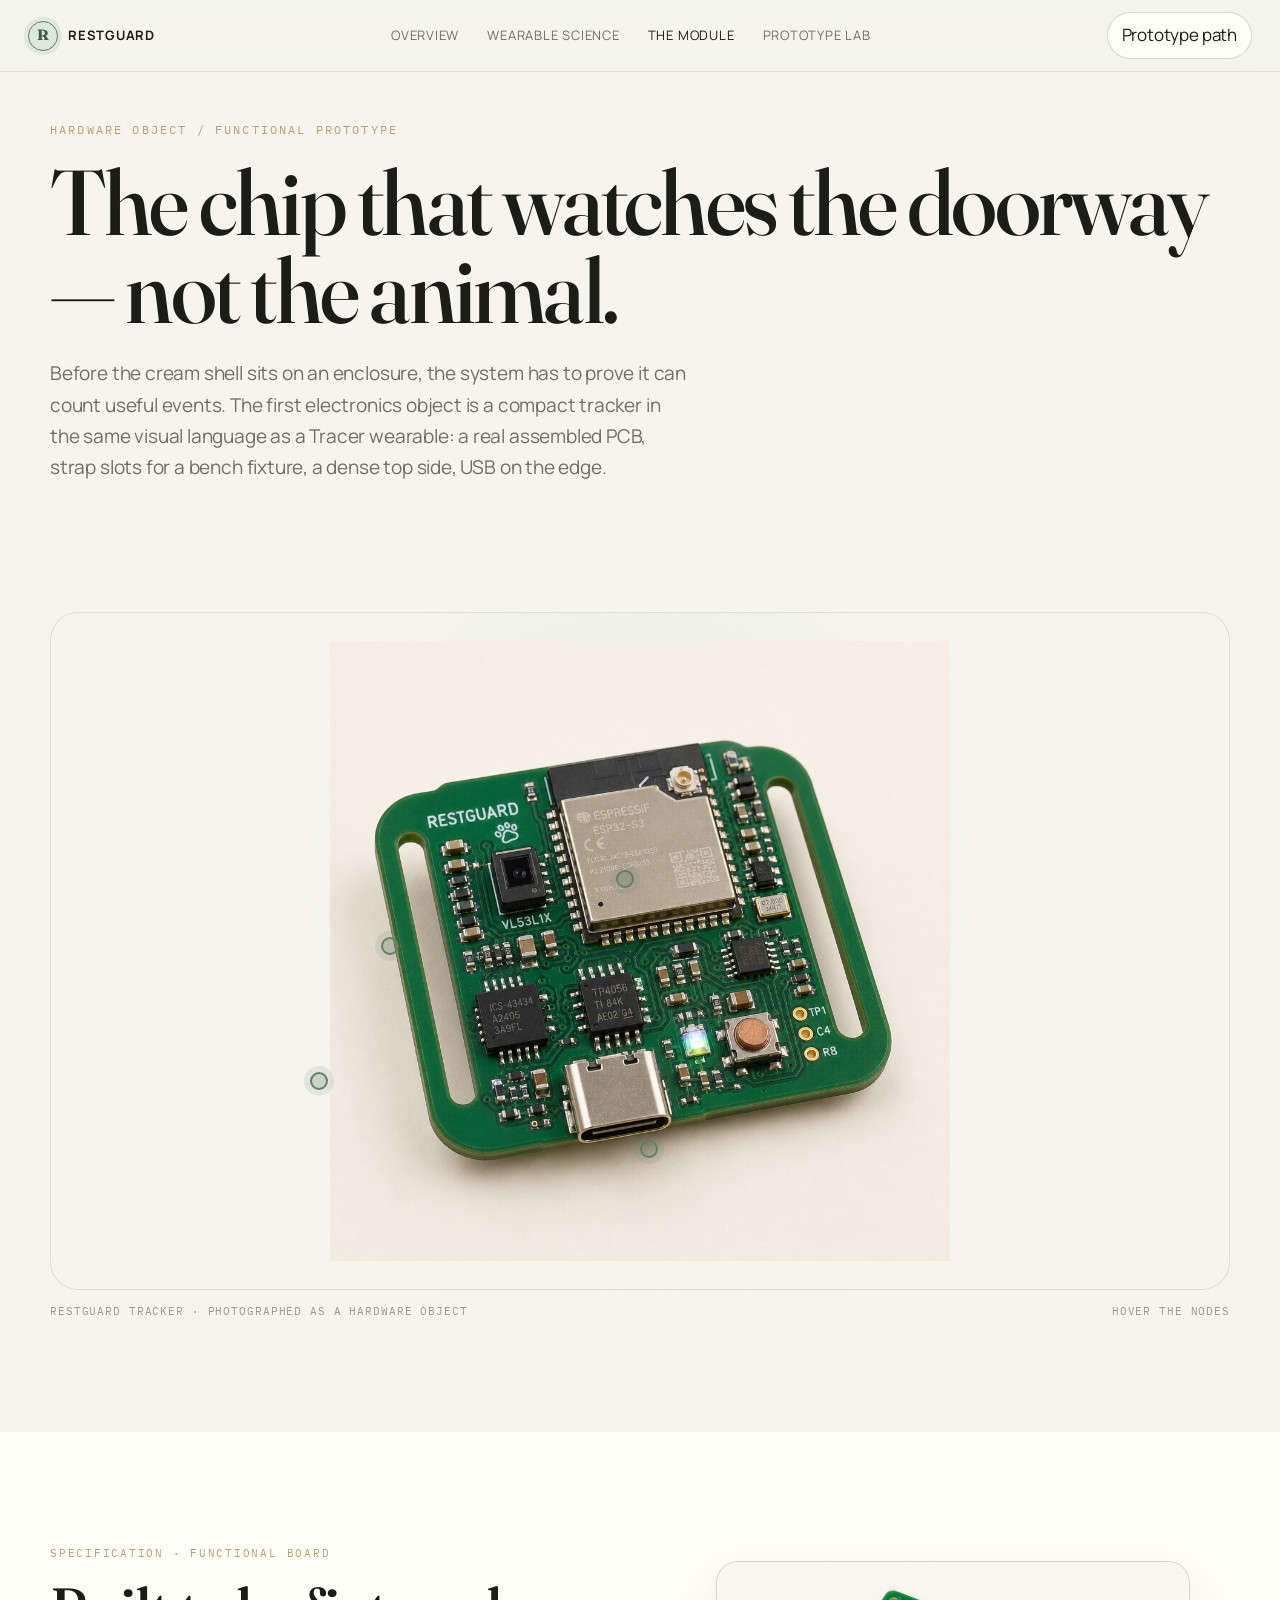
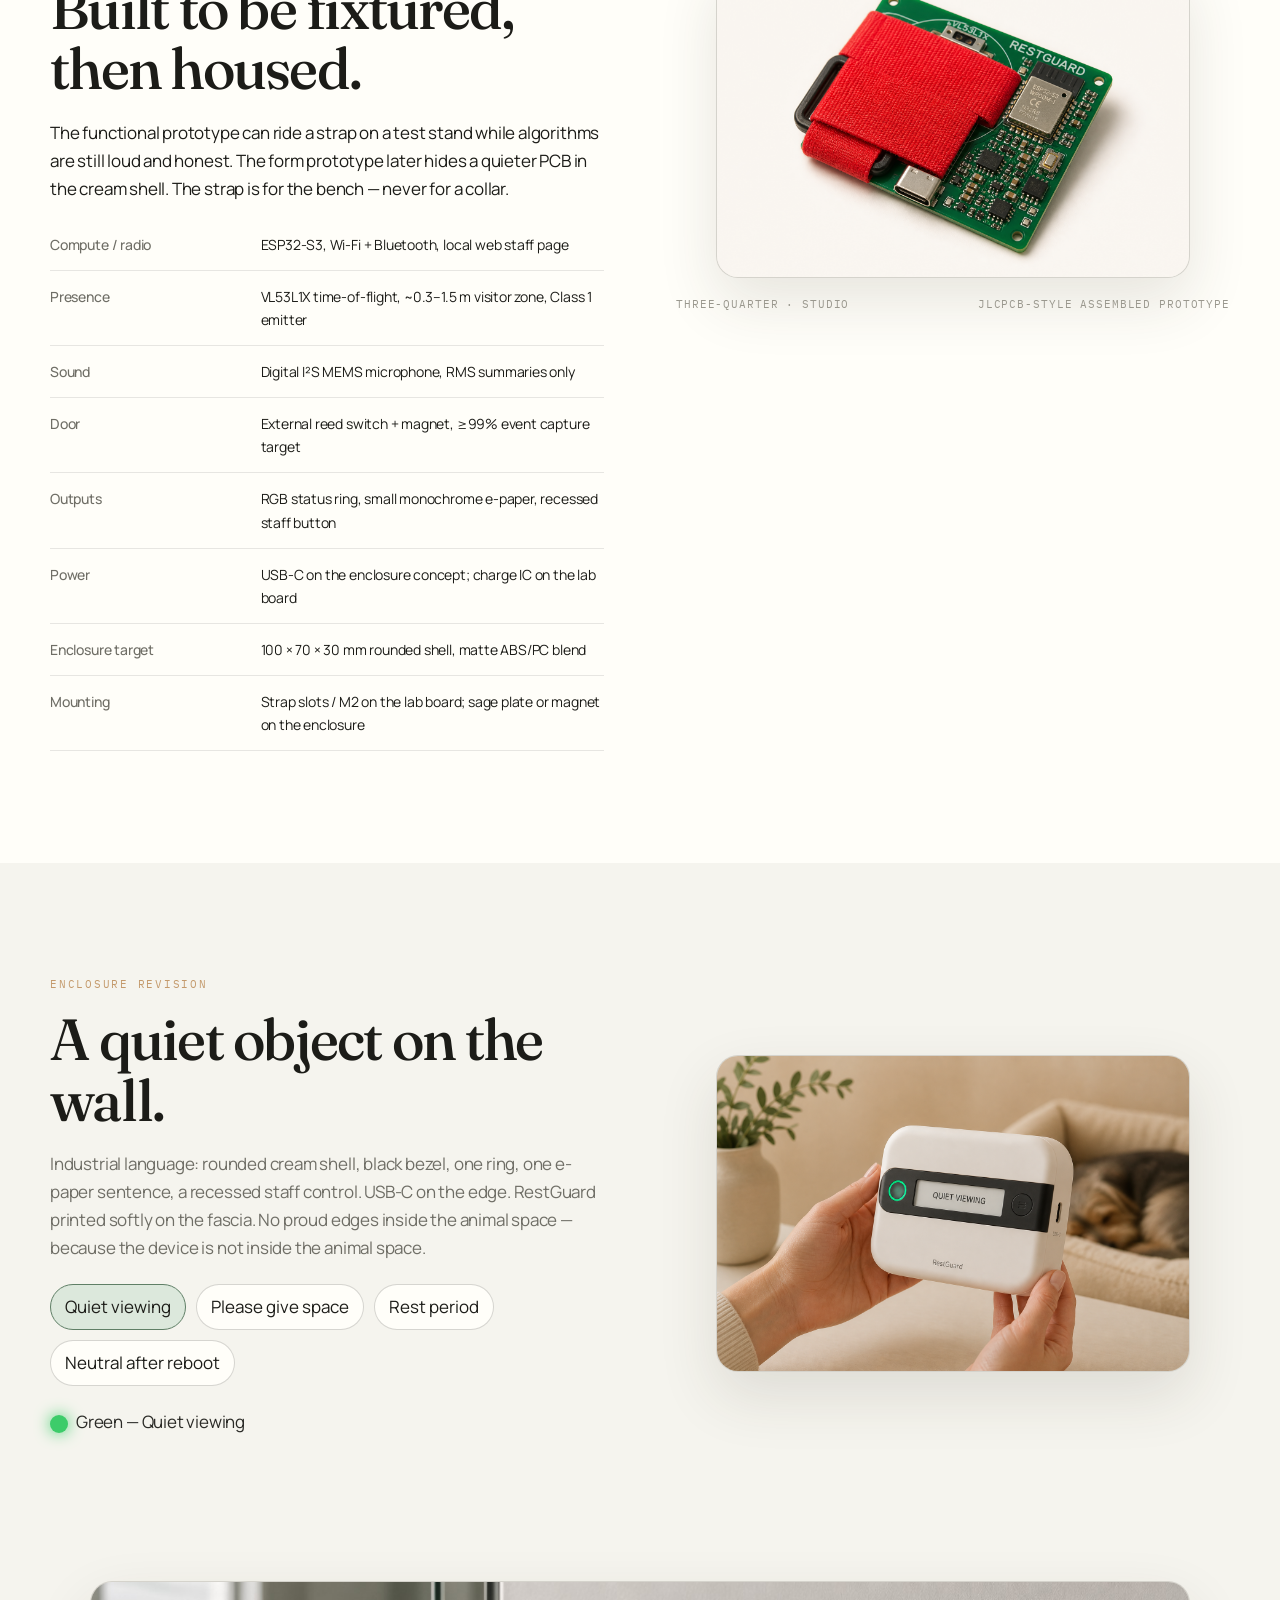
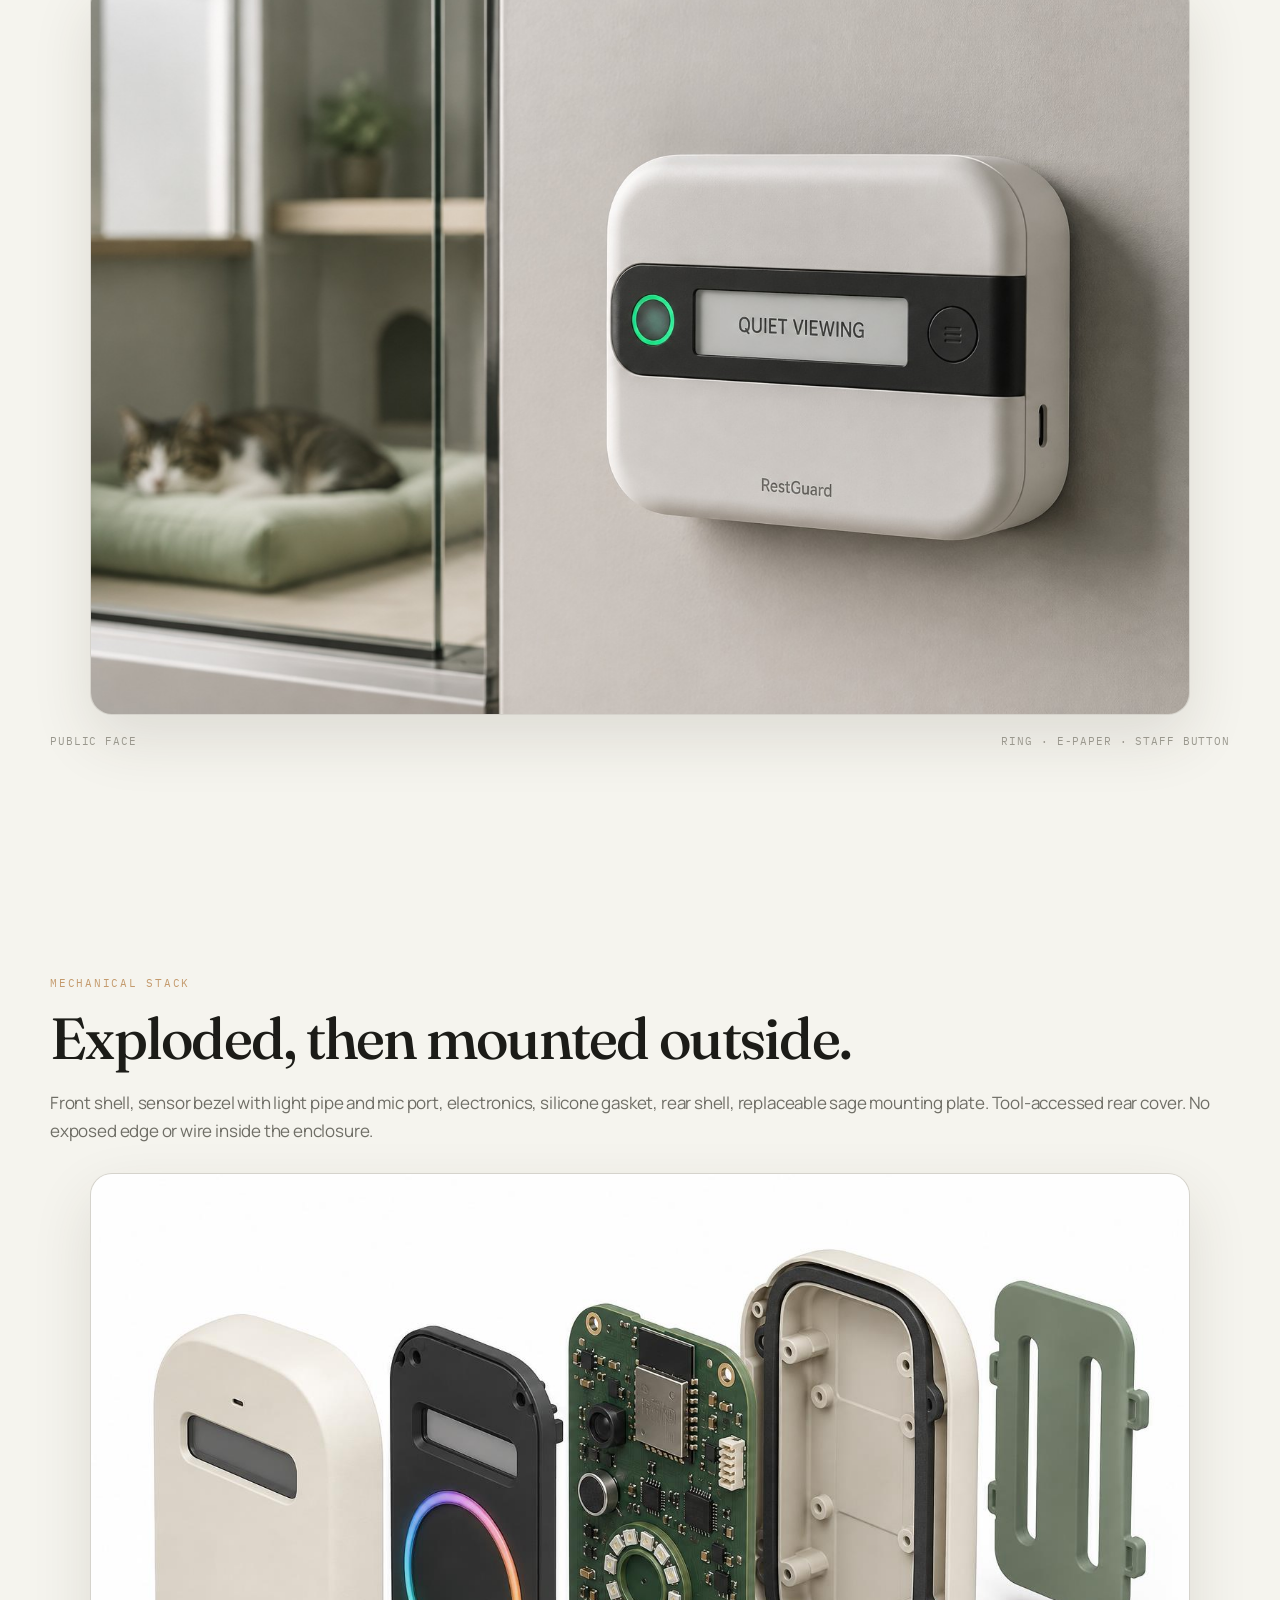
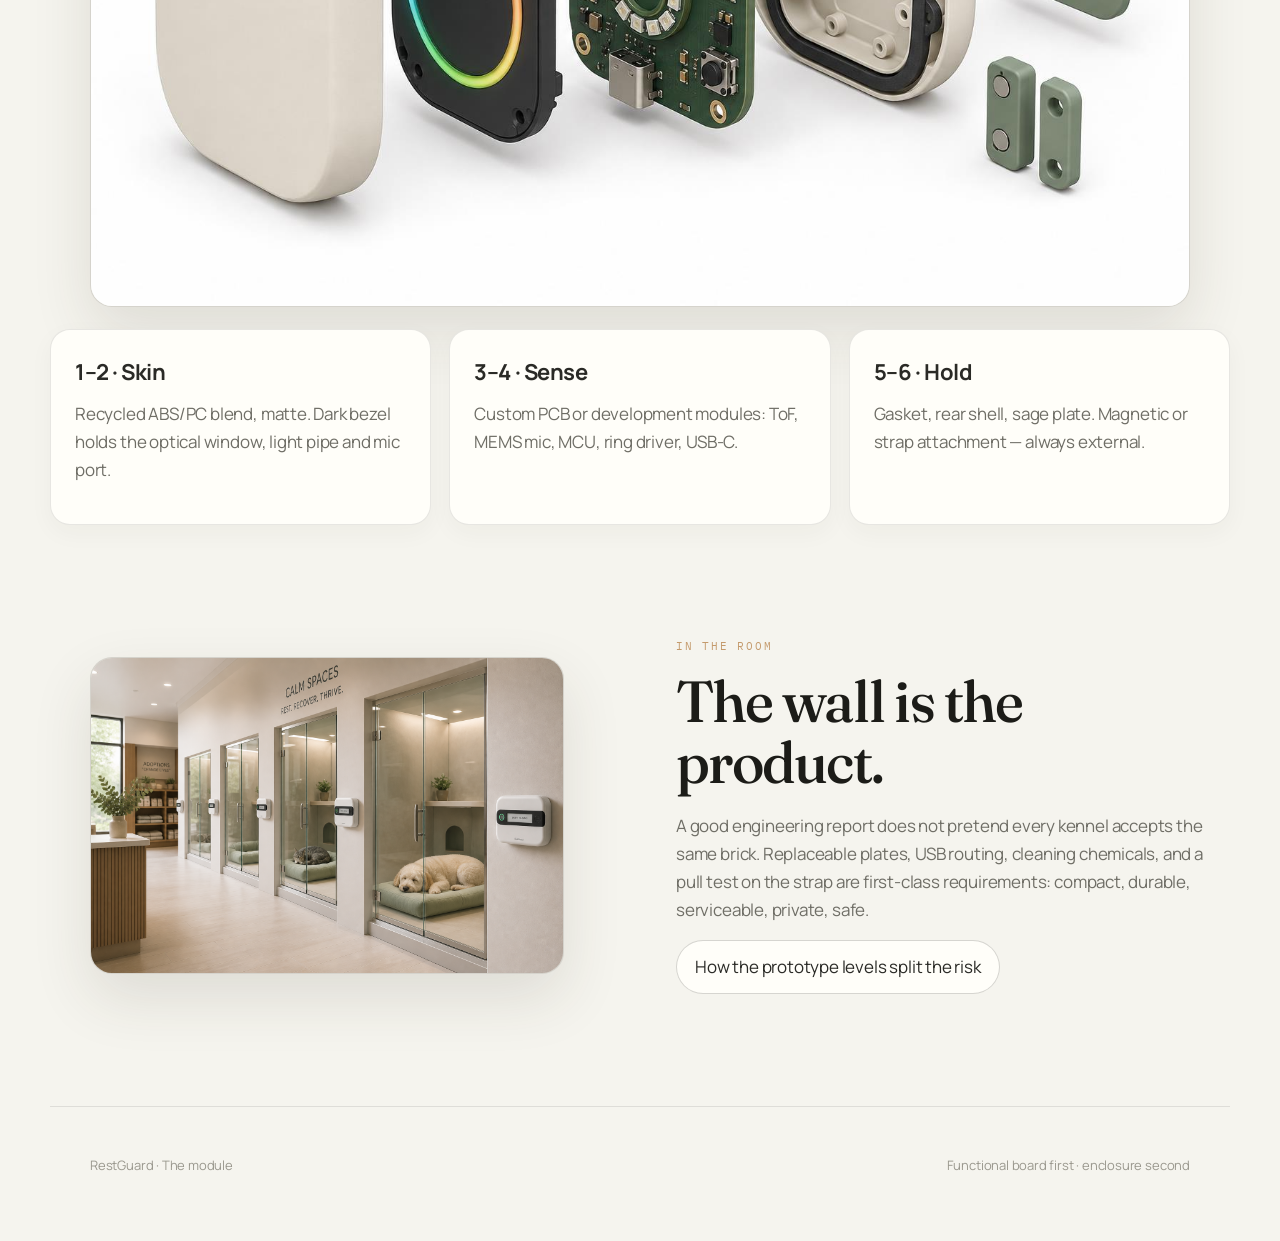
<file: module.html>
<!DOCTYPE html>
<html lang="en">
<head>
  <meta charset="UTF-8">
  <meta name="viewport" content="width=device-width, initial-scale=1.0">
  <title>The Module — RestGuard tracker chip | RestGuard</title>
  <meta name="description" content="The RestGuard electronics module: a Tracer-like ESP32-S3 board for bench sensing, then a 100 × 70 × 30 mm enclosure that mounts outside the animal space.">
  <link rel="icon" href="assets/images/mark.svg" type="image/svg+xml">
  <link rel="preconnect" href="https://fonts.googleapis.com">
  <link rel="preconnect" href="https://fonts.gstatic.com" crossorigin>
  <link href="https://fonts.googleapis.com/css2?family=Fraunces:opsz,wght@9..144,400;500;600&family=IBM+Plex+Mono:wght@400;500&family=Manrope:wght@400;500;600;700&display=swap" rel="stylesheet">
  <link rel="stylesheet" href="assets/css/styles.css">
</head>
<body>
  <header class="nav">
    <a class="brand" href="index.html"><span class="mark">R</span> RestGuard</a>
    <nav class="nav-links">
      <a href="index.html">Overview</a>
      <a href="technology.html">Wearable Science</a>
      <a class="active" href="module.html">The Module</a>
      <a href="prototype.html">Prototype Lab</a>
    </nav>
    <button class="nav-toggle" aria-expanded="false" aria-label="Open menu">Menu</button>
    <a class="nav-cta" href="prototype.html">Prototype path</a>
  </header>

  <main>
    <section class="section" style="padding-top: 120px;">
      <div class="wrap">
        <p class="kicker">Hardware object / Functional prototype</p>
        <h1 class="display">The chip that watches the doorway — not the animal.</h1>
        <p class="lede muted">Before the cream shell sits on an enclosure, the system has to prove it can count useful events. The first electronics object is a compact tracker in the same visual language as a Tracer wearable: a real assembled PCB, strap slots for a bench fixture, a dense top side, USB on the edge.</p>
      </div>
    </section>

    <section class="section" style="padding-top: 0;">
      <div class="wrap">
        <div class="chip-stage" id="chip">
          <img src="assets/images/restguard-chip-tracer.png" alt="RestGuard Tracer-style ESP32-S3 tracker PCB, top-down product photograph on a warm cream background">
          <button class="hotspot" style="left: 48%; top: 38%;" aria-label="Microcontroller"></button>
          <div class="hotspot-card" style="left: 8%; top: 16%;"><strong>ESP32-S3</strong><br>Wi-Fi and Bluetooth, local filtering, 30-minute window, disturbance score. Production still needs power and security review.</div>
          <button class="hotspot" style="left: 28%; top: 48%;" aria-label="Time-of-flight"></button>
          <div class="hotspot-card" style="left: 6%; top: 58%;"><strong>VL53L1X ToF</strong><br>Visitor ranging with programmable ROI. Limited to the local approach zone; glass needs calibration.</div>
          <button class="hotspot" style="left: 22%; top: 68%;" aria-label="Microphone"></button>
          <div class="hotspot-card" style="left: 4%; top: 78%;"><strong>Digital MEMS mic</strong><br>I²S sound-level input. RMS only — never treated as a recorder.</div>
          <button class="hotspot" style="left: 50%; top: 78%;" aria-label="USB"></button>
          <div class="hotspot-card" style="left: 54%; top: 72%;"><strong>USB-C + charge</strong><br>Bring-up, firmware, and TP4056-class charging on the functional board. The enclosure concept is USB-powered, no sealed cell.</div>
        </div>
        <div class="caption"><span>RestGuard tracker · photographed as a hardware object</span><span>Hover the nodes</span></div>
      </div>
    </section>

    <section class="section paper">
      <div class="wrap split top">
        <div>
          <p class="eyebrow">Specification · functional board</p>
          <h2>Built to be fixtured, then housed.</h2>
          <p>The functional prototype can ride a strap on a test stand while algorithms are still loud and honest. The form prototype later hides a quieter PCB in the cream shell. The strap is for the bench — never for a collar.</p>
          <table class="spec-table">
            <tr><th>Compute / radio</th><td>ESP32-S3, Wi-Fi + Bluetooth, local web staff page</td></tr>
            <tr><th>Presence</th><td>VL53L1X time-of-flight, ~0.3–1.5 m visitor zone, Class 1 emitter</td></tr>
            <tr><th>Sound</th><td>Digital I²S MEMS microphone, RMS summaries only</td></tr>
            <tr><th>Door</th><td>External reed switch + magnet, ≥99% event capture target</td></tr>
            <tr><th>Outputs</th><td>RGB status ring, small monochrome e-paper, recessed staff button</td></tr>
            <tr><th>Power</th><td>USB-C on the enclosure concept; charge IC on the lab board</td></tr>
            <tr><th>Enclosure target</th><td>100 × 70 × 30 mm rounded shell, matte ABS/PC blend</td></tr>
            <tr><th>Mounting</th><td>Strap slots / M2 on the lab board; sage plate or magnet on the enclosure</td></tr>
          </table>
        </div>
        <div>
          <figure class="figure">
            <img src="assets/images/restguard-chip-angle.png" alt="Three-quarter studio photo of the RestGuard PCB with a red fixture strap on cream">
          </figure>
          <div class="caption"><span>Three-quarter · studio</span><span>JLCPCB-style assembled prototype</span></div>
        </div>
      </div>
    </section>

    <section class="section">
      <div class="wrap split">
        <div>
          <p class="eyebrow">Enclosure revision</p>
          <h2>A quiet object on the wall.</h2>
          <p class="muted">Industrial language: rounded cream shell, black bezel, one ring, one e-paper sentence, a recessed staff control. USB-C on the edge. RestGuard printed softly on the fascia. No proud edges inside the animal space — because the device is not inside the animal space.</p>
          <div class="led-row" style="margin: 22px 0;">
            <button class="led-btn active" data-led="quiet">Quiet viewing</button>
            <button class="led-btn" data-led="space">Please give space</button>
            <button class="led-btn" data-led="rest">Rest period</button>
            <button class="led-btn" data-led="neutral">Neutral after reboot</button>
          </div>
          <p><span class="led-dot" data-led-dot style="background:#3dcc6a;color:#3dcc6a"></span><span data-led-label>Green — Quiet viewing</span></p>
        </div>
        <figure class="figure">
          <img src="assets/images/restguard-hands-on.png" alt="Hands holding the RestGuard enclosure, green ring lit, USB-C visible, a dog resting in the background">
        </figure>
      </div>
    </section>

    <section class="section" style="padding-top: 0;">
      <div class="wrap">
        <figure class="figure">
          <img class="media-full" src="assets/images/restguard-device-wide.jpeg" alt="RestGuard on a light wall beside glass, green ring and Quiet viewing message">
        </figure>
        <div class="caption"><span>Public face</span><span>Ring · e-paper · staff button</span></div>
      </div>
    </section>

    <section class="section" id="exploded">
      <div class="wrap">
        <p class="eyebrow">Mechanical stack</p>
        <h2>Exploded, then mounted outside.</h2>
        <p class="muted">Front shell, sensor bezel with light pipe and mic port, electronics, silicone gasket, rear shell, replaceable sage mounting plate. Tool-accessed rear cover. No exposed edge or wire inside the enclosure.</p>
      </div>
      <div class="wrap" style="margin-top: 28px;">
        <figure class="figure">
          <img src="assets/images/restguard-exploded.jpeg" alt="Exploded RestGuard layers from cream front shell to sage strap plate">
        </figure>
      </div>
      <div class="wrap grid-3" style="margin-top: 22px;">
        <article class="card"><h3>1–2 · Skin</h3><p class="muted">Recycled ABS/PC blend, matte. Dark bezel holds the optical window, light pipe and mic port.</p></article>
        <article class="card"><h3>3–4 · Sense</h3><p class="muted">Custom PCB or development modules: ToF, MEMS mic, MCU, ring driver, USB-C.</p></article>
        <article class="card"><h3>5–6 · Hold</h3><p class="muted">Gasket, rear shell, sage plate. Magnetic or strap attachment — always external.</p></article>
      </div>
    </section>

    <section class="section" style="padding-top: 0;">
      <div class="wrap split">
        <figure class="figure">
          <img src="assets/images/restguard-enclosure-life.png" alt="Adoption-centre calm spaces with RestGuard units mounted outside glass enclosures">
        </figure>
        <div>
          <p class="eyebrow">In the room</p>
          <h2>The wall is the product.</h2>
          <p class="muted">A good engineering report does not pretend every kennel accepts the same brick. Replaceable plates, USB routing, cleaning chemicals, and a pull test on the strap are first-class requirements: compact, durable, serviceable, private, safe.</p>
          <a class="btn" href="prototype.html">How the prototype levels split the risk</a>
        </div>
      </div>
    </section>
  </main>

  <footer class="footer wrap">
    <div>RestGuard · The module</div>
    <div>Functional board first · enclosure second</div>
  </footer>
  <script src="assets/js/main.js"></script>
</body>
</html>
</file>
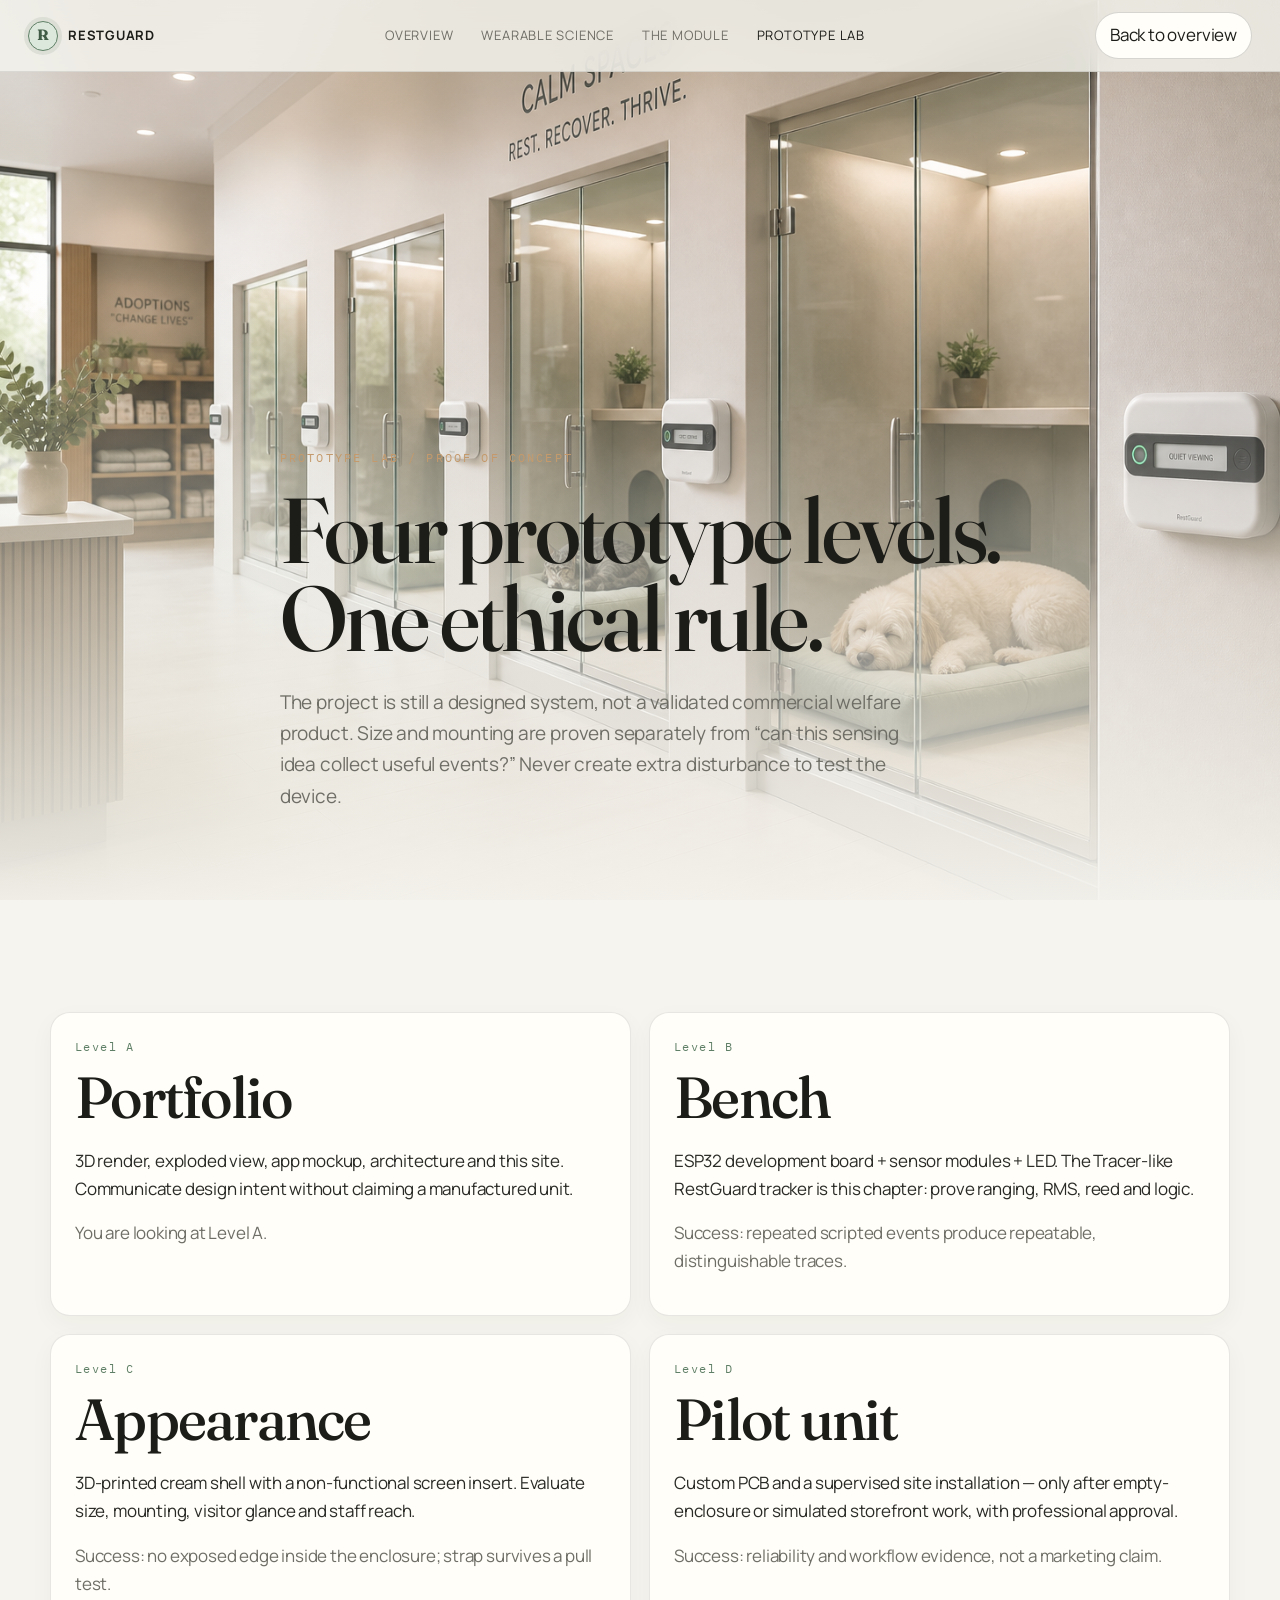
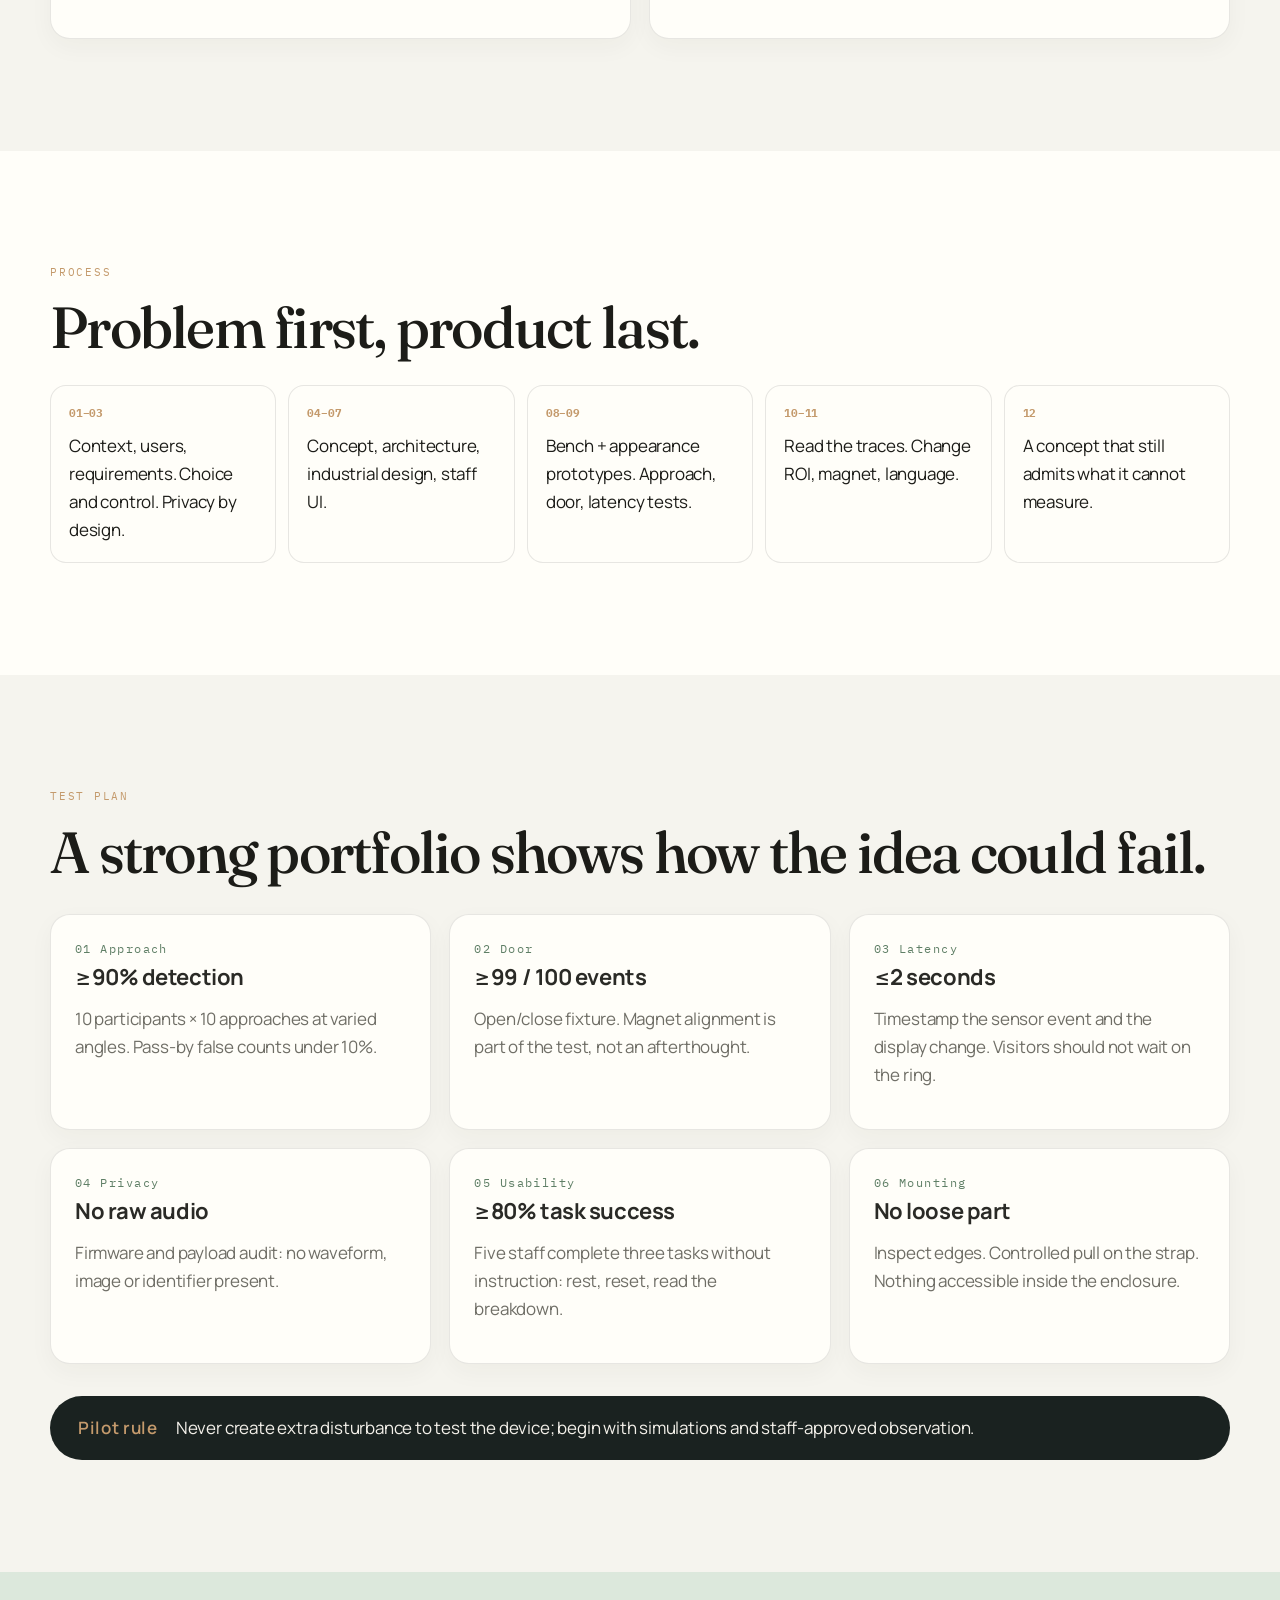
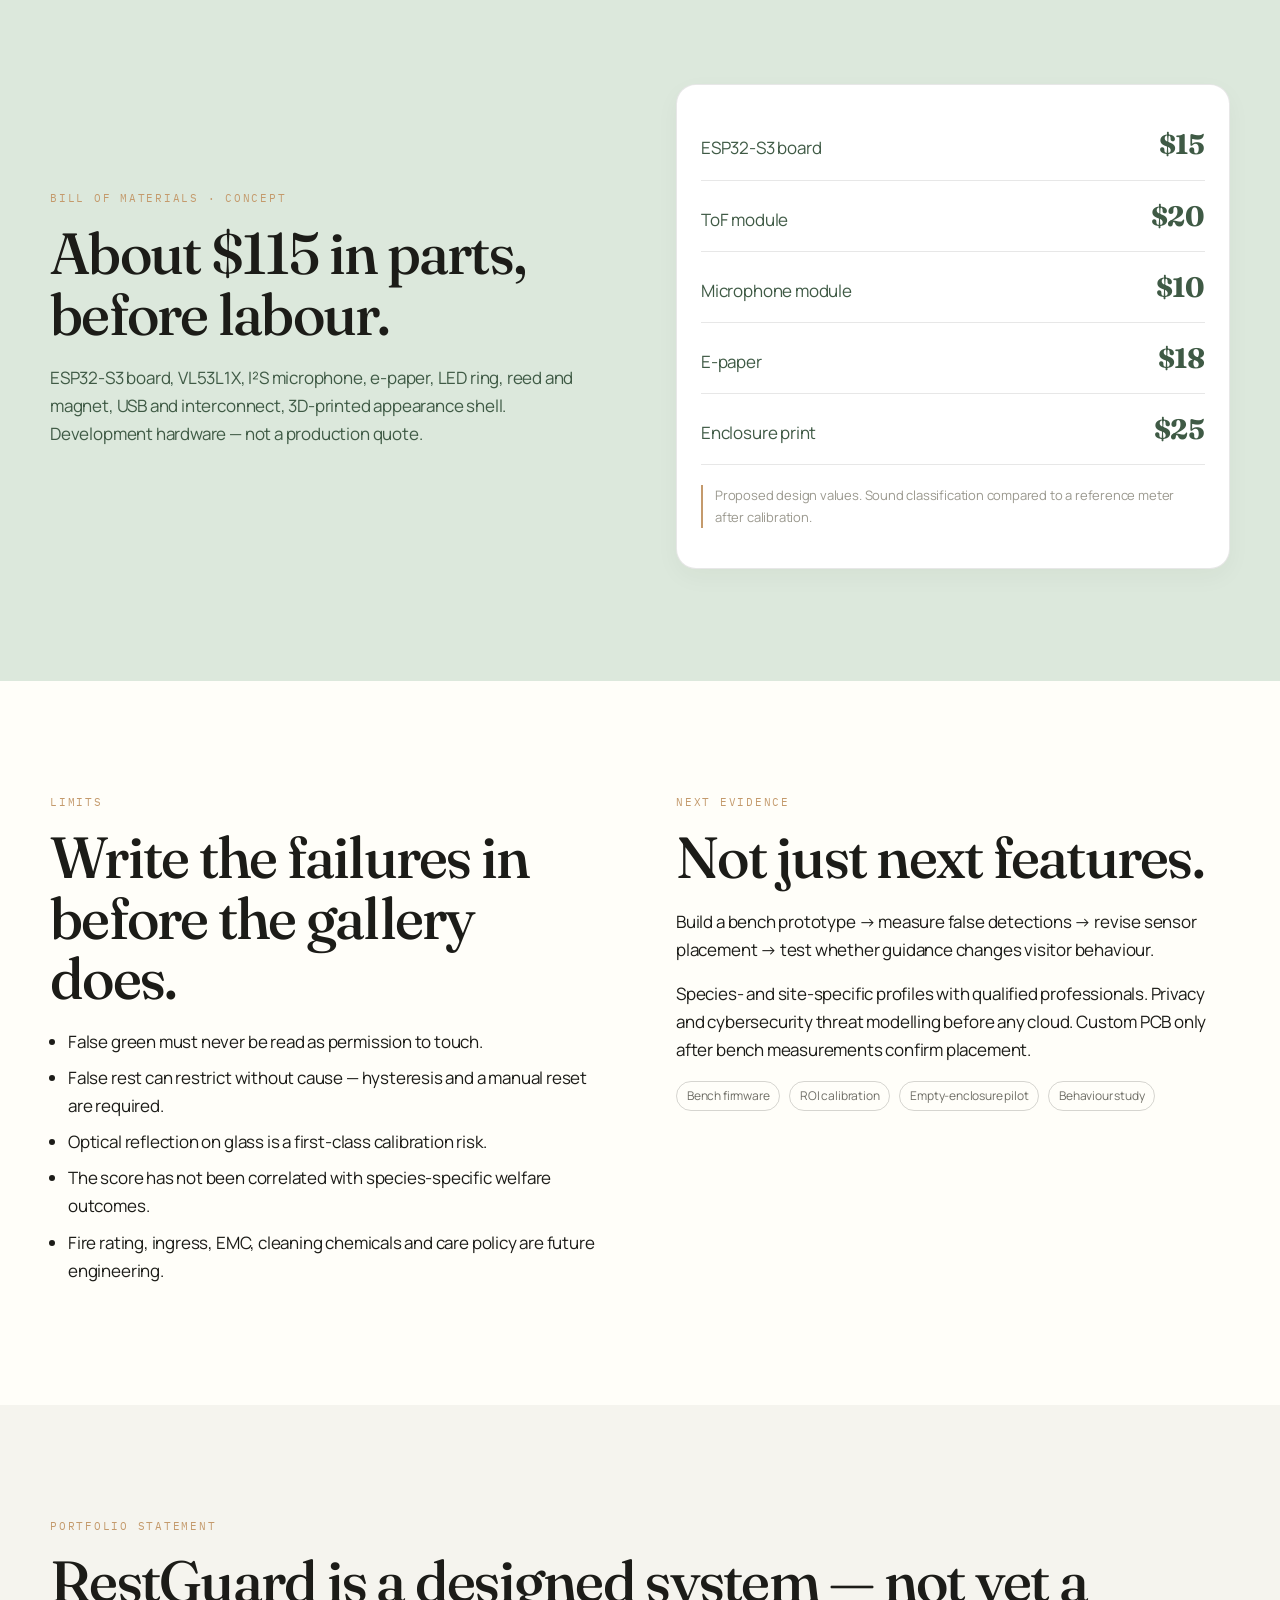
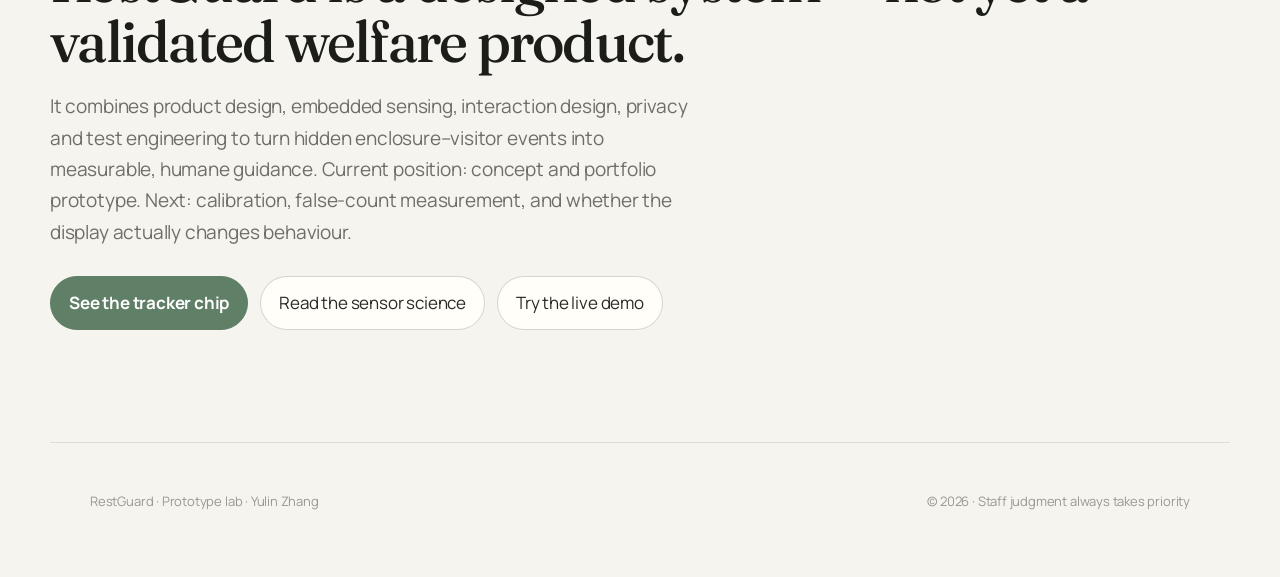
<file: prototype.html>
<!DOCTYPE html>
<html lang="en">
<head>
  <meta charset="UTF-8">
  <meta name="viewport" content="width=device-width, initial-scale=1.0">
  <title>Prototype Lab | RestGuard</title>
  <meta name="description" content="Form, function, appearance and pilot strategy, test plan, ethics, limits and next evidence for RestGuard.">
  <link rel="icon" href="assets/images/mark.svg" type="image/svg+xml">
  <link rel="preconnect" href="https://fonts.googleapis.com">
  <link rel="preconnect" href="https://fonts.gstatic.com" crossorigin>
  <link href="https://fonts.googleapis.com/css2?family=Fraunces:opsz,wght@9..144,400;500;600&family=IBM+Plex+Mono:wght@400;500&family=Manrope:wght@400;500;600;700&display=swap" rel="stylesheet">
  <link rel="stylesheet" href="assets/css/styles.css">
</head>
<body>
  <header class="nav">
    <a class="brand" href="index.html"><span class="mark">R</span> RestGuard</a>
    <nav class="nav-links">
      <a href="index.html">Overview</a>
      <a href="technology.html">Wearable Science</a>
      <a href="module.html">The Module</a>
      <a class="active" href="prototype.html">Prototype Lab</a>
    </nav>
    <button class="nav-toggle" aria-expanded="false" aria-label="Open menu">Menu</button>
    <a class="nav-cta" href="index.html">Back to overview</a>
  </header>

  <main>
    <section class="hero">
      <div class="hero-media">
        <img src="assets/images/restguard-enclosure-life.png" alt="Calm adoption spaces with RestGuard mounted outside glass enclosures">
      </div>
      <div class="hero-copy wrap">
        <p class="kicker">Prototype lab / Proof of concept</p>
        <h1>Four prototype levels.<br>One ethical rule.</h1>
        <p class="lede">The project is still a designed system, not a validated commercial welfare product. Size and mounting are proven separately from “can this sensing idea collect useful events?” Never create extra disturbance to test the device.</p>
      </div>
    </section>

    <section class="section">
      <div class="wrap grid-2">
        <article class="card">
          <div class="num">Level A</div>
          <h2>Portfolio</h2>
          <p>3D render, exploded view, app mockup, architecture and this site. Communicate design intent without claiming a manufactured unit.</p>
          <p class="muted">You are looking at Level A.</p>
        </article>
        <article class="card">
          <div class="num">Level B</div>
          <h2>Bench</h2>
          <p>ESP32 development board + sensor modules + LED. The Tracer-like RestGuard tracker is this chapter: prove ranging, RMS, reed and logic.</p>
          <p class="muted">Success: repeated scripted events produce repeatable, distinguishable traces.</p>
        </article>
        <article class="card">
          <div class="num">Level C</div>
          <h2>Appearance</h2>
          <p>3D-printed cream shell with a non-functional screen insert. Evaluate size, mounting, visitor glance and staff reach.</p>
          <p class="muted">Success: no exposed edge inside the enclosure; strap survives a pull test.</p>
        </article>
        <article class="card">
          <div class="num">Level D</div>
          <h2>Pilot unit</h2>
          <p>Custom PCB and a supervised site installation — only after empty-enclosure or simulated storefront work, with professional approval.</p>
          <p class="muted">Success: reliability and workflow evidence, not a marketing claim.</p>
        </article>
      </div>
    </section>

    <section class="section paper">
      <div class="wrap">
        <p class="eyebrow">Process</p>
        <h2>Problem first, product last.</h2>
        <div class="flow" style="margin-top: 28px;">
          <div class="flow-step"><b>01–03</b>Context, users, requirements. Choice and control. Privacy by design.</div>
          <div class="flow-step"><b>04–07</b>Concept, architecture, industrial design, staff UI.</div>
          <div class="flow-step"><b>08–09</b>Bench + appearance prototypes. Approach, door, latency tests.</div>
          <div class="flow-step"><b>10–11</b>Read the traces. Change ROI, magnet, language.</div>
          <div class="flow-step"><b>12</b>A concept that still admits what it cannot measure.</div>
        </div>
      </div>
    </section>

    <section class="section">
      <div class="wrap">
        <p class="eyebrow">Test plan</p>
        <h2>A strong portfolio shows how the idea could fail.</h2>
        <div class="grid-3" style="margin-top: 32px;">
          <article class="card">
            <div class="num">01 Approach</div>
            <h3>≥90% detection</h3>
            <p class="muted">10 participants × 10 approaches at varied angles. Pass-by false counts under 10%.</p>
          </article>
          <article class="card">
            <div class="num">02 Door</div>
            <h3>≥99 / 100 events</h3>
            <p class="muted">Open/close fixture. Magnet alignment is part of the test, not an afterthought.</p>
          </article>
          <article class="card">
            <div class="num">03 Latency</div>
            <h3>≤2 seconds</h3>
            <p class="muted">Timestamp the sensor event and the display change. Visitors should not wait on the ring.</p>
          </article>
          <article class="card">
            <div class="num">04 Privacy</div>
            <h3>No raw audio</h3>
            <p class="muted">Firmware and payload audit: no waveform, image or identifier present.</p>
          </article>
          <article class="card">
            <div class="num">05 Usability</div>
            <h3>≥80% task success</h3>
            <p class="muted">Five staff complete three tasks without instruction: rest, reset, read the breakdown.</p>
          </article>
          <article class="card">
            <div class="num">06 Mounting</div>
            <h3>No loose part</h3>
            <p class="muted">Inspect edges. Controlled pull on the strap. Nothing accessible inside the enclosure.</p>
          </article>
        </div>
        <div class="banner" style="margin-top: 32px;">
          <b>Pilot rule</b>
          <span>Never create extra disturbance to test the device; begin with simulations and staff-approved observation.</span>
        </div>
      </div>
    </section>

    <section class="section sage">
      <div class="wrap split">
        <div>
          <p class="eyebrow">Bill of materials · concept</p>
          <h2>About $115 in parts, before labour.</h2>
          <p>ESP32-S3 board, VL53L1X, I²S microphone, e-paper, LED ring, reed and magnet, USB and interconnect, 3D-printed appearance shell. Development hardware — not a production quote.</p>
        </div>
        <div class="card">
          <div class="metric"><span>ESP32-S3 board</span><b>$15</b></div>
          <div class="metric"><span>ToF module</span><b>$20</b></div>
          <div class="metric"><span>Microphone module</span><b>$10</b></div>
          <div class="metric"><span>E-paper</span><b>$18</b></div>
          <div class="metric"><span>Enclosure print</span><b>$25</b></div>
          <p class="note">Proposed design values. Sound classification compared to a reference meter after calibration.</p>
        </div>
      </div>
    </section>

    <section class="section paper">
      <div class="wrap split top">
        <div>
          <p class="eyebrow">Limits</p>
          <h2>Write the failures in before the gallery does.</h2>
          <ul class="list">
            <li>False green must never be read as permission to touch.</li>
            <li>False rest can restrict without cause — hysteresis and a manual reset are required.</li>
            <li>Optical reflection on glass is a first-class calibration risk.</li>
            <li>The score has not been correlated with species-specific welfare outcomes.</li>
            <li>Fire rating, ingress, EMC, cleaning chemicals and care policy are future engineering.</li>
          </ul>
        </div>
        <div>
          <p class="eyebrow">Next evidence</p>
          <h2>Not just next features.</h2>
          <p>Build a bench prototype → measure false detections → revise sensor placement → test whether guidance changes visitor behaviour.</p>
          <p>Species- and site-specific profiles with qualified professionals. Privacy and cybersecurity threat modelling before any cloud. Custom PCB only after bench measurements confirm placement.</p>
          <span class="tag">Bench firmware</span>
          <span class="tag">ROI calibration</span>
          <span class="tag">Empty-enclosure pilot</span>
          <span class="tag">Behaviour study</span>
        </div>
      </div>
    </section>

    <section class="section">
      <div class="wrap">
        <p class="eyebrow">Portfolio statement</p>
        <h2>RestGuard is a designed system — not yet a validated welfare product.</h2>
        <p class="lede muted">It combines product design, embedded sensing, interaction design, privacy and test engineering to turn hidden enclosure–visitor events into measurable, humane guidance. Current position: concept and portfolio prototype. Next: calibration, false-count measurement, and whether the display actually changes behaviour.</p>
        <div class="actions">
          <a class="btn primary" href="module.html#chip">See the tracker chip</a>
          <a class="btn" href="technology.html">Read the sensor science</a>
          <a class="btn" href="index.html#demo">Try the live demo</a>
        </div>
      </div>
    </section>
  </main>

  <footer class="footer wrap">
    <div>RestGuard · Prototype lab · Yulin Zhang</div>
    <div>© <span data-year></span> · Staff judgment always takes priority</div>
  </footer>
  <script src="assets/js/main.js"></script>
</body>
</html>
</file>
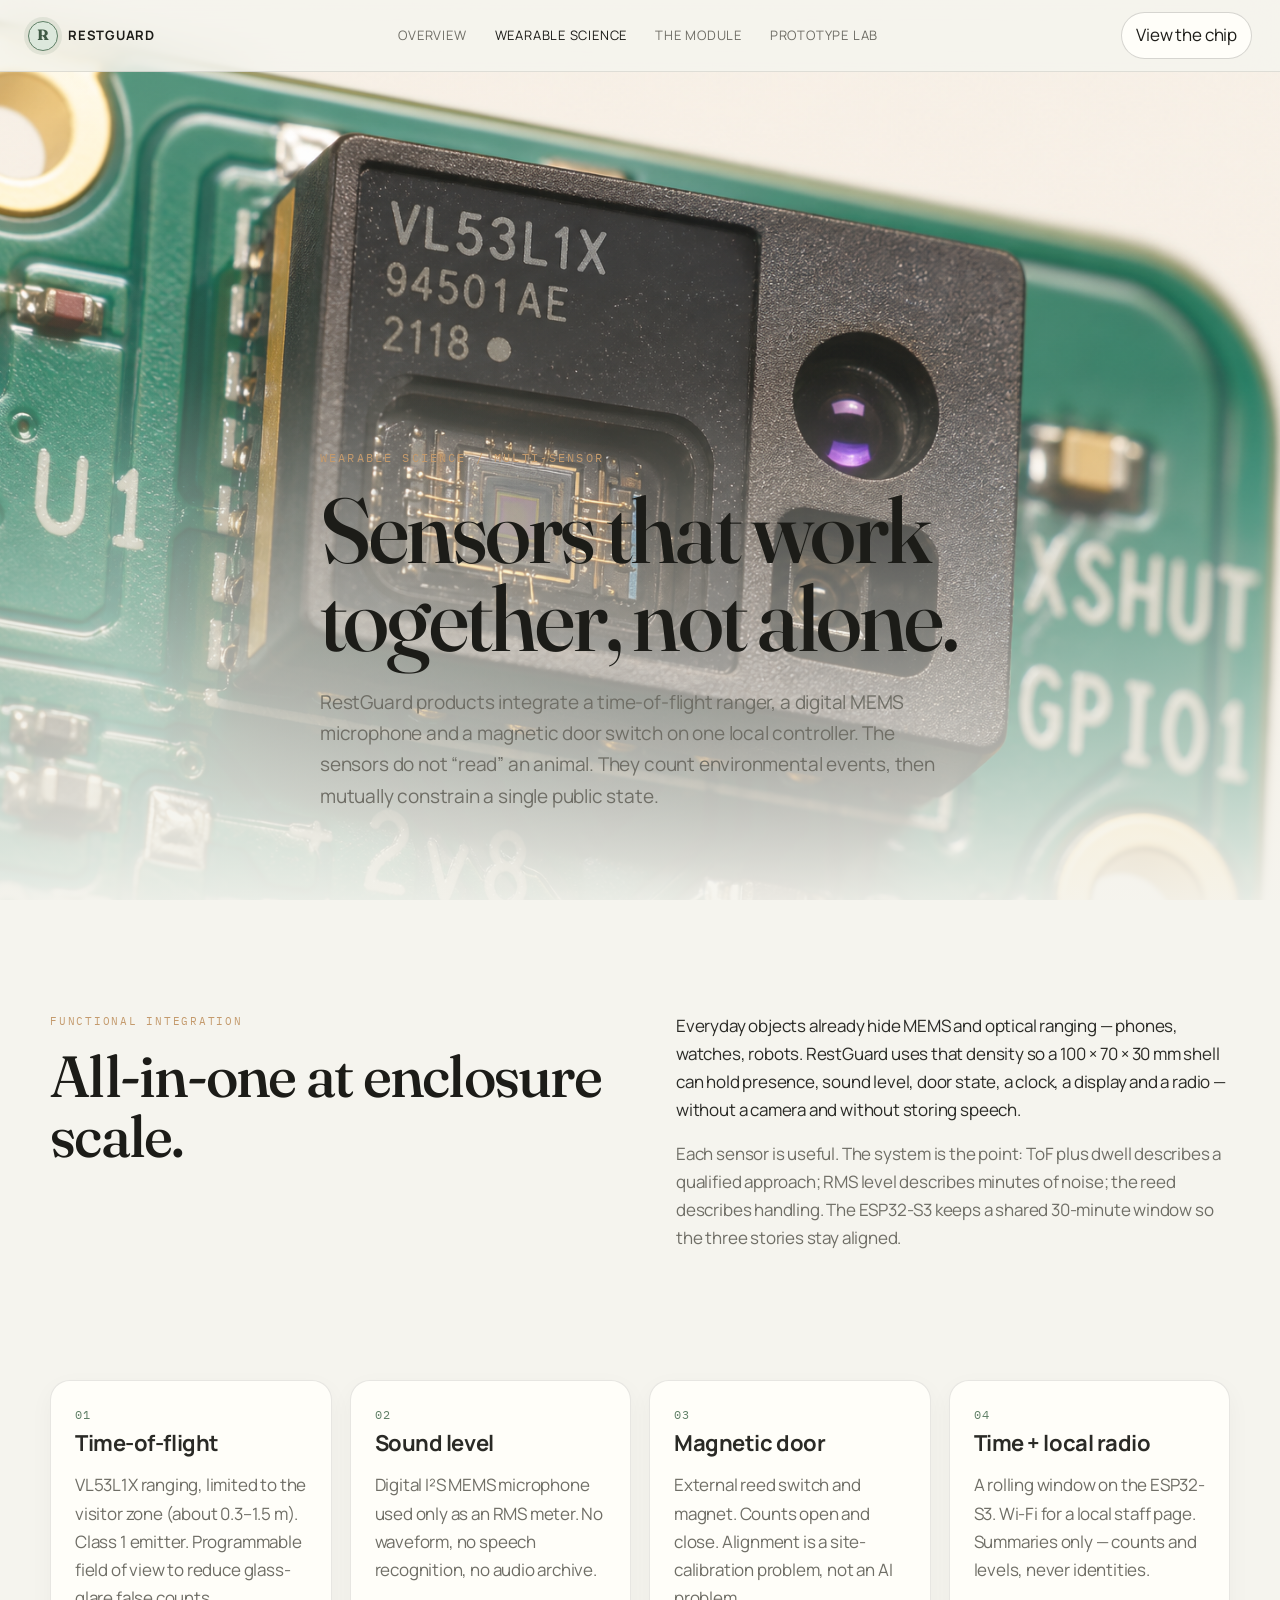
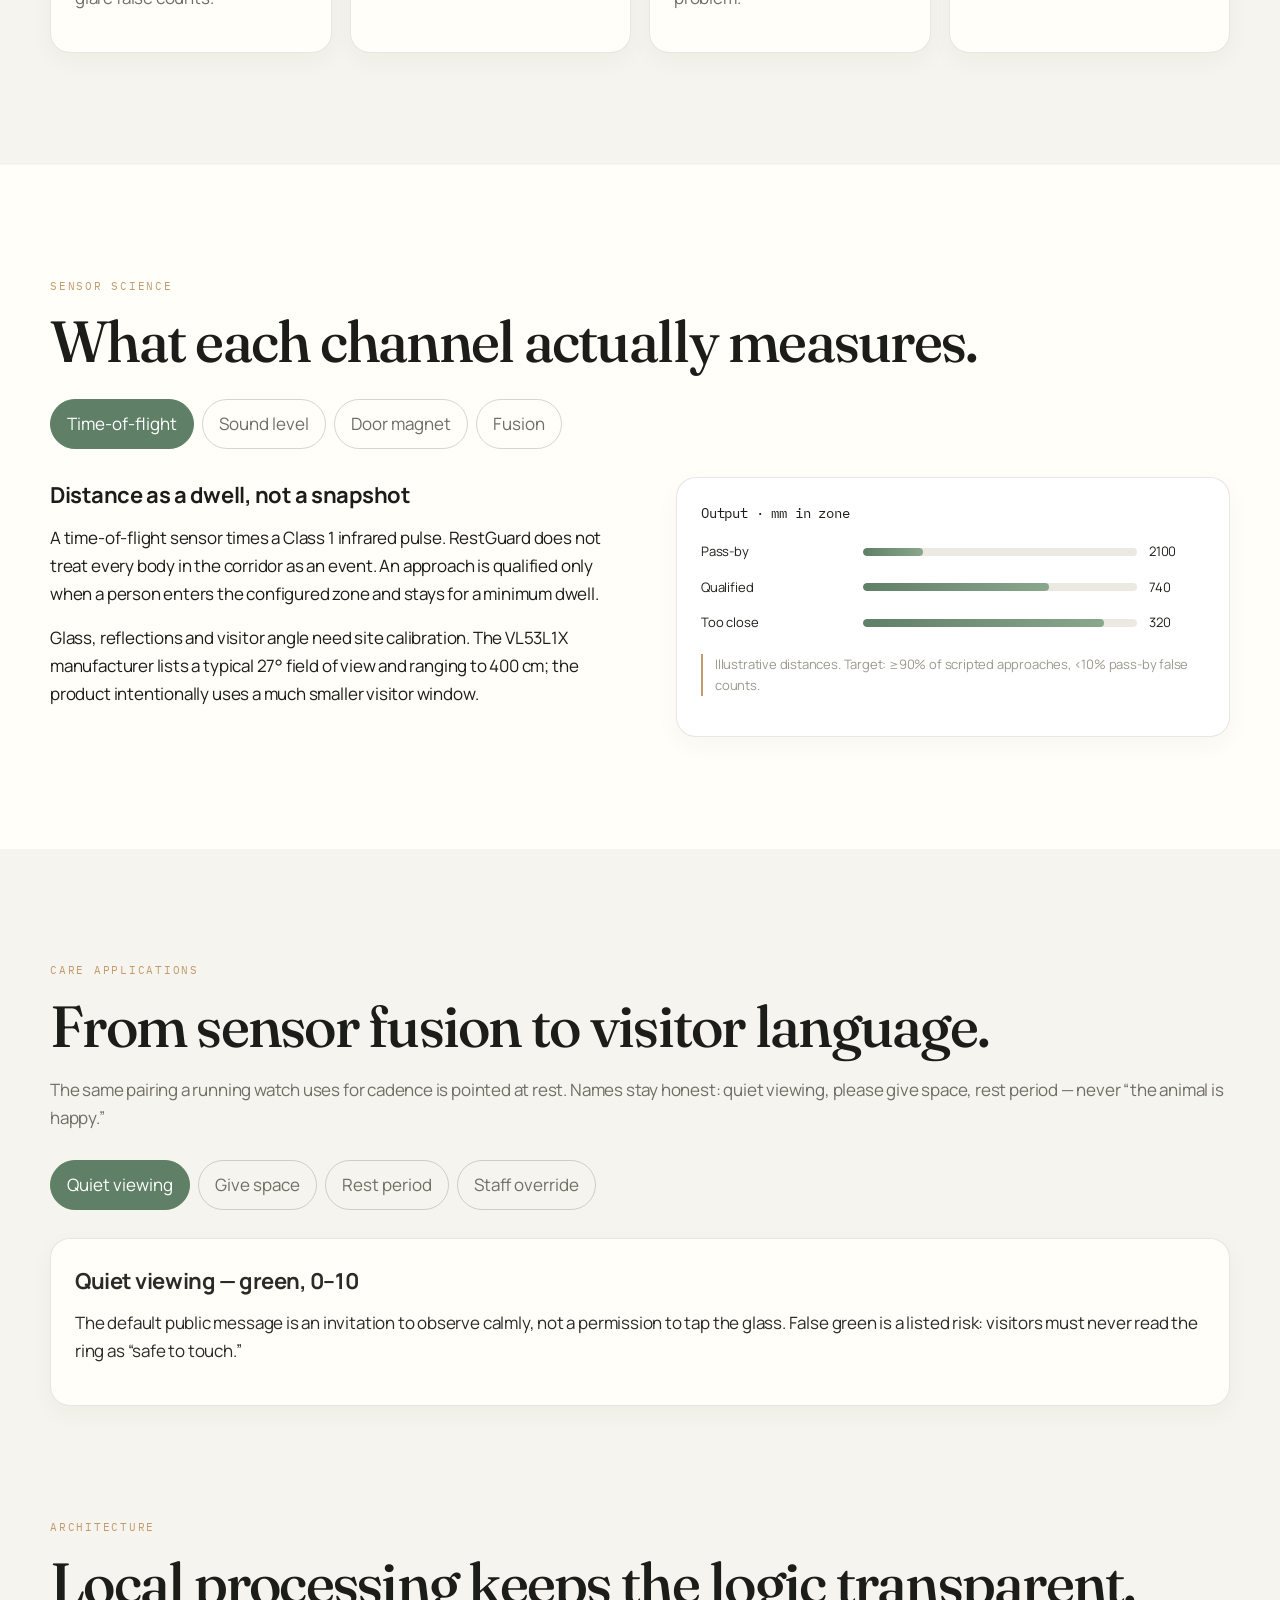
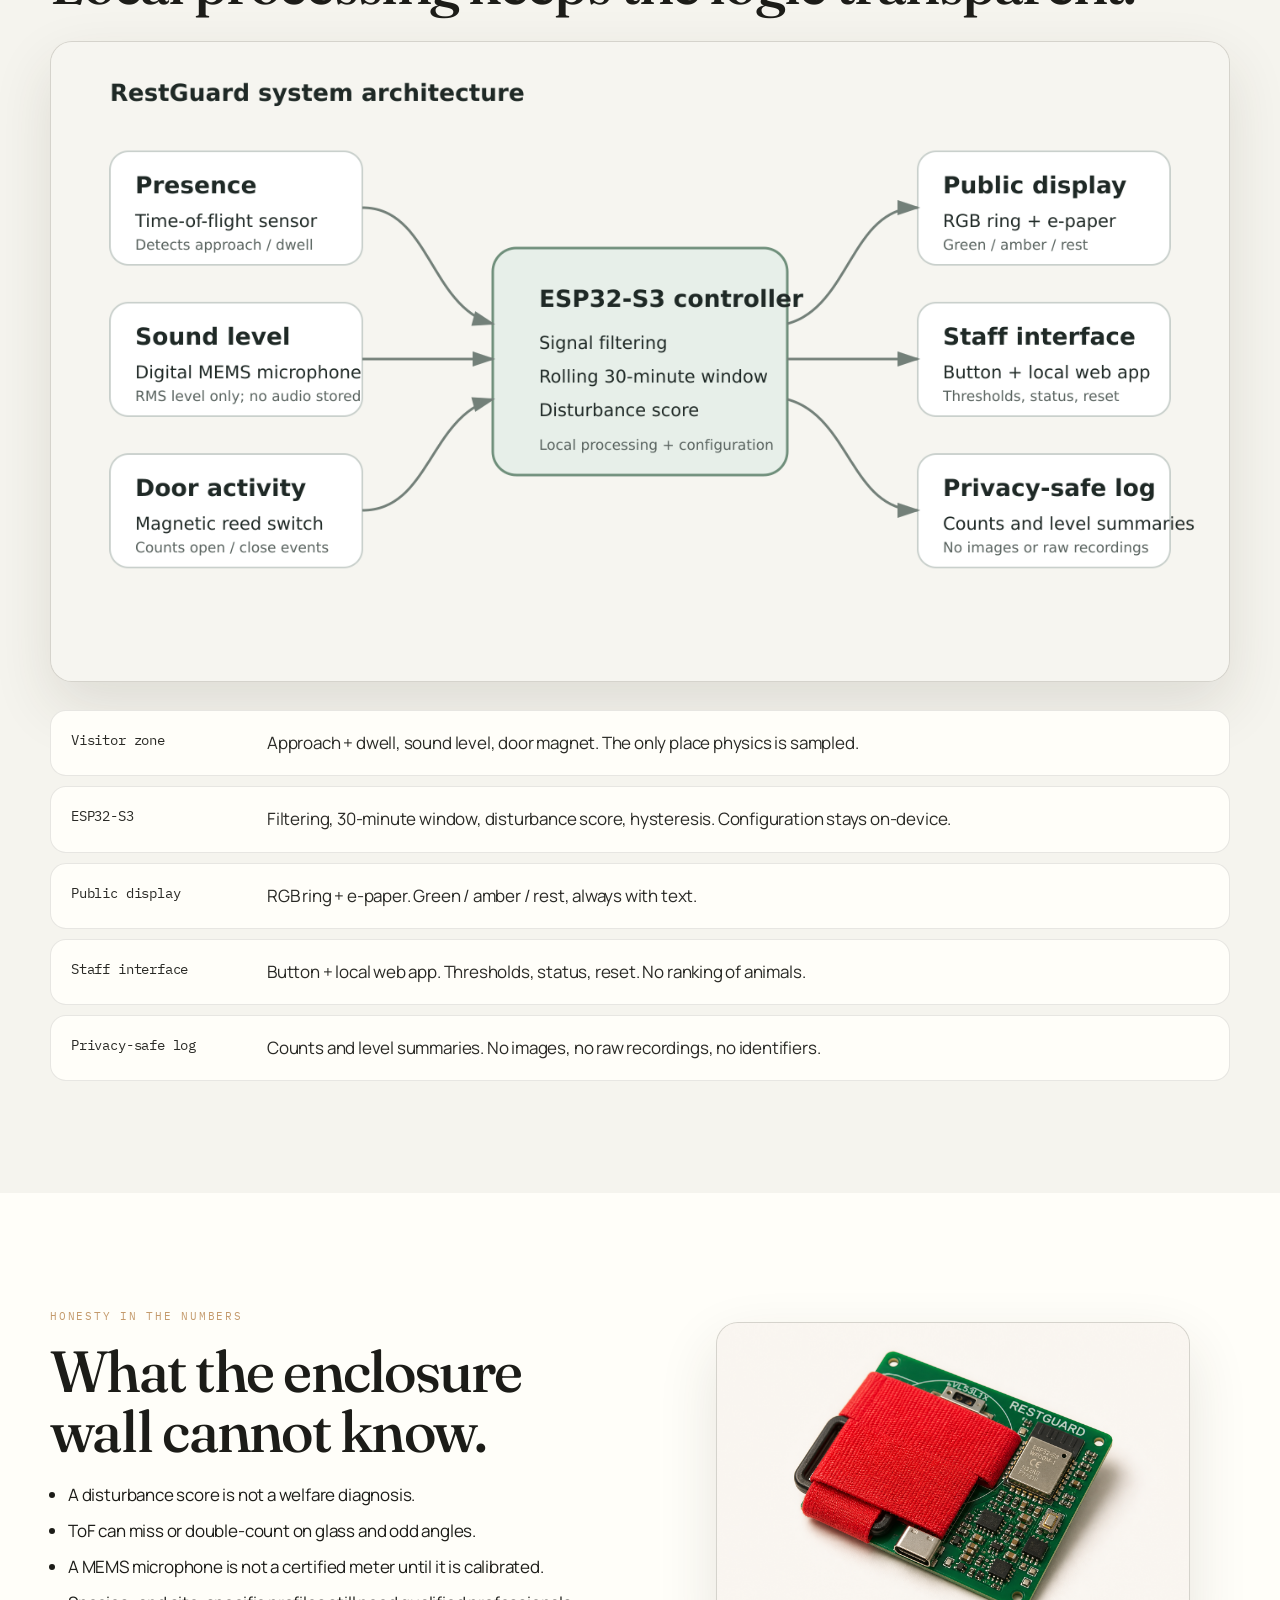
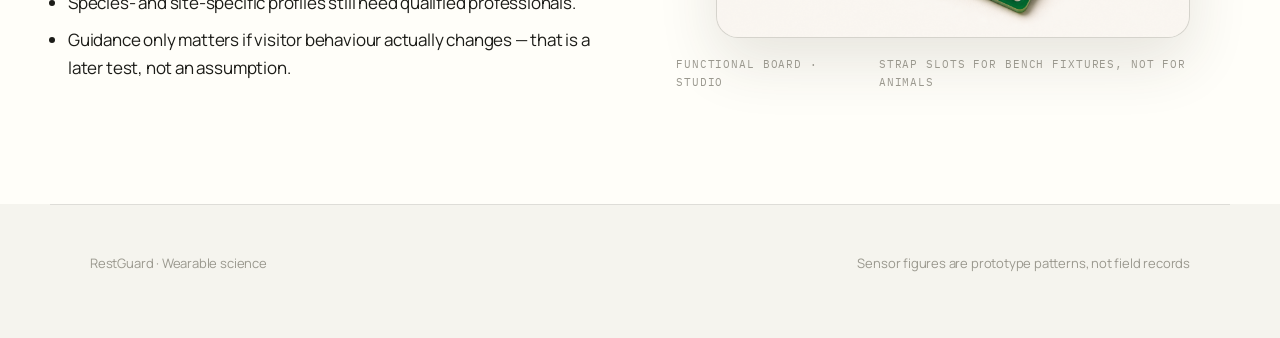
<file: technology.html>
<!DOCTYPE html>
<html lang="en">
<head>
  <meta charset="UTF-8">
  <meta name="viewport" content="width=device-width, initial-scale=1.0">
  <title>Wearable Science — Multi-Sensor | RestGuard</title>
  <meta name="description" content="How RestGuard integrates time-of-flight, sound-level and magnetic door sensing, processes them locally, and turns events into explainable visitor guidance.">
  <link rel="icon" href="assets/images/mark.svg" type="image/svg+xml">
  <link rel="preconnect" href="https://fonts.googleapis.com">
  <link rel="preconnect" href="https://fonts.gstatic.com" crossorigin>
  <link href="https://fonts.googleapis.com/css2?family=Fraunces:opsz,wght@9..144,400;500;600&family=IBM+Plex+Mono:wght@400;500&family=Manrope:wght@400;500;600;700&display=swap" rel="stylesheet">
  <link rel="stylesheet" href="assets/css/styles.css">
</head>
<body>
  <header class="nav">
    <a class="brand" href="index.html"><span class="mark">R</span> RestGuard</a>
    <nav class="nav-links">
      <a href="index.html">Overview</a>
      <a class="active" href="technology.html">Wearable Science</a>
      <a href="module.html">The Module</a>
      <a href="prototype.html">Prototype Lab</a>
    </nav>
    <button class="nav-toggle" aria-expanded="false" aria-label="Open menu">Menu</button>
    <a class="nav-cta" href="module.html">View the chip</a>
  </header>

  <main>
    <section class="hero">
      <div class="hero-media">
        <img src="assets/images/restguard-tof-macro.png" alt="Macro photograph of a VL53L1X time-of-flight sensor on a green PCB">
      </div>
      <div class="hero-copy wrap">
        <p class="kicker">Wearable science / Multi-sensor</p>
        <h1>Sensors that work<br>together, not alone.</h1>
        <p class="lede">RestGuard products integrate a time-of-flight ranger, a digital MEMS microphone and a magnetic door switch on one local controller. The sensors do not “read” an animal. They count environmental events, then mutually constrain a single public state.</p>
      </div>
    </section>

    <section class="section">
      <div class="wrap split top">
        <div>
          <p class="eyebrow">Functional integration</p>
          <h2>All-in-one at enclosure scale.</h2>
        </div>
        <div>
          <p>Everyday objects already hide MEMS and optical ranging — phones, watches, robots. RestGuard uses that density so a 100 × 70 × 30 mm shell can hold presence, sound level, door state, a clock, a display and a radio — without a camera and without storing speech.</p>
          <p class="muted">Each sensor is useful. The system is the point: ToF plus dwell describes a qualified approach; RMS level describes minutes of noise; the reed describes handling. The ESP32-S3 keeps a shared 30-minute window so the three stories stay aligned.</p>
        </div>
      </div>
    </section>

    <section class="section" style="padding-top: 0;">
      <div class="wrap">
        <div class="grid-4">
          <article class="card">
            <div class="num">01</div>
            <h3>Time-of-flight</h3>
            <p class="muted">VL53L1X ranging, limited to the visitor zone (about 0.3–1.5 m). Class 1 emitter. Programmable field of view to reduce glass-glare false counts.</p>
          </article>
          <article class="card">
            <div class="num">02</div>
            <h3>Sound level</h3>
            <p class="muted">Digital I²S MEMS microphone used only as an RMS meter. No waveform, no speech recognition, no audio archive.</p>
          </article>
          <article class="card">
            <div class="num">03</div>
            <h3>Magnetic door</h3>
            <p class="muted">External reed switch and magnet. Counts open and close. Alignment is a site-calibration problem, not an AI problem.</p>
          </article>
          <article class="card">
            <div class="num">04</div>
            <h3>Time + local radio</h3>
            <p class="muted">A rolling window on the ESP32-S3. Wi-Fi for a local staff page. Summaries only — counts and levels, never identities.</p>
          </article>
        </div>
      </div>
    </section>

    <section class="section paper">
      <div class="wrap">
        <p class="eyebrow">Sensor science</p>
        <h2>What each channel actually measures.</h2>
        <div class="sensor-tabs">
          <button class="active" data-group="science" data-tab="tof">Time-of-flight</button>
          <button data-group="science" data-tab="sound">Sound level</button>
          <button data-group="science" data-tab="door">Door magnet</button>
          <button data-group="science" data-tab="fusion">Fusion</button>
        </div>

        <div class="sensor-panel" data-group="science" data-panel="tof">
          <div class="split top">
            <div>
              <h3>Distance as a dwell, not a snapshot</h3>
              <p>A time-of-flight sensor times a Class 1 infrared pulse. RestGuard does not treat every body in the corridor as an event. An approach is qualified only when a person enters the configured zone and stays for a minimum dwell.</p>
              <p>Glass, reflections and visitor angle need site calibration. The VL53L1X manufacturer lists a typical 27° field of view and ranging to 400 cm; the product intentionally uses a much smaller visitor window.</p>
            </div>
            <div class="card">
              <p class="mono small">Output · mm in zone</p>
              <div class="metric-bars">
                <div class="bar"><span>Pass-by</span><i><em data-width="22"></em></i><span>2100</span></div>
                <div class="bar"><span>Qualified</span><i><em data-width="68"></em></i><span>740</span></div>
                <div class="bar"><span>Too close</span><i><em data-width="88"></em></i><span>320</span></div>
              </div>
              <p class="note">Illustrative distances. Target: ≥90% of scripted approaches, &lt;10% pass-by false counts.</p>
            </div>
          </div>
        </div>

        <div class="sensor-panel" data-group="science" data-panel="sound" hidden>
          <div class="split top">
            <div>
              <h3>A microphone that refuses to be a recorder</h3>
              <p>The MEMS capsule is compact and needs no analog codec. Firmware keeps only short-window RMS level. If the level stays above a staff-configured threshold, minutes accumulate as A in the score.</p>
              <p>This is not a certified sound-level meter. Calibration is against a reference meter in the test plan, within about ±3 dB-equivalent after setup. Privacy is a requirement (R6), not a slogan.</p>
            </div>
            <div>
              <figure class="figure">
                <img src="assets/images/restguard-mems-mic.png" alt="Macro of a digital MEMS microphone port on the RestGuard PCB">
              </figure>
              <p class="note">Digital I²S microphone. Acoustic hole only — no stored audio.</p>
            </div>
          </div>
        </div>

        <div class="sensor-panel" data-group="science" data-panel="door" hidden>
          <div class="split top">
            <div>
              <h3>A switch that tells the truth about handling</h3>
              <p>Door openings are among the most disturbing events in a public-facing enclosure. A reed and magnet are inexpensive, fast and private. Target capture is ≥99 of 100 cycles on a test fixture.</p>
              <p>The limitation is mechanical: magnet alignment must be controlled when the mounting plate is fitted. That is a service procedure, not a neural network.</p>
            </div>
            <div class="card">
              <p class="mono small">Output · events</p>
              <div class="metric-bars">
                <div class="bar"><span>Closed</span><i><em data-width="8"></em></i><span>0</span></div>
                <div class="bar amber"><span>Open pulse</span><i><em data-width="100"></em></i><span>1</span></div>
                <div class="bar"><span>Weight in D</span><i><em data-width="90"></em></i><span>×3</span></div>
              </div>
            </div>
          </div>
        </div>

        <div class="sensor-panel" data-group="science" data-panel="fusion" hidden>
          <div class="split top">
            <div>
              <h3>Multi-function coordination</h3>
              <p>ToF gives presence. The microphone gives minutes of elevated sound. The reed gives handling. Together they approximate a disturbance load — not a mood.</p>
              <p>On-device: filter invalid samples, update dwell and sound timers, append qualified events, drop anything older than 30 minutes, calculate D, apply hysteresis, update the ring, the e-paper and the local summary.</p>
            </div>
            <div class="card">
              <p>Pipeline</p>
              <p class="mono small muted">Physical events → sensors → filtered samples → 30-minute window → D → hysteresis → ring + e-paper + staff page</p>
              <p class="formula" style="font-size:32px">D = 2P + 3O + 0.25A</p>
            </div>
          </div>
        </div>
      </div>
    </section>

    <section class="section">
      <div class="wrap">
        <p class="eyebrow">Care applications</p>
        <h2>From sensor fusion to visitor language.</h2>
        <p class="muted">The same pairing a running watch uses for cadence is pointed at rest. Names stay honest: quiet viewing, please give space, rest period — never “the animal is happy.”</p>
        <div class="sensor-tabs">
          <button class="active" data-group="app" data-tab="quiet">Quiet viewing</button>
          <button data-group="app" data-tab="space">Give space</button>
          <button data-group="app" data-tab="rest">Rest period</button>
          <button data-group="app" data-tab="staff">Staff override</button>
        </div>
        <div class="sensor-panel card" data-group="app" data-panel="quiet">
          <h3>Quiet viewing — green, 0–10</h3>
          <p>The default public message is an invitation to observe calmly, not a permission to tap the glass. False green is a listed risk: visitors must never read the ring as “safe to touch.”</p>
        </div>
        <div class="sensor-panel card" data-group="app" data-panel="space" hidden>
          <h3>Please give space — amber, 11–20</h3>
          <p>Approaches, door events and noisy minutes have added up. The ring warms to amber and the e-paper changes. Return to green only after D falls below 8, so the display does not chatter.</p>
        </div>
        <div class="sensor-panel card" data-group="app" data-panel="rest" hidden>
          <h3>Rest period — above 20, or scheduled</h3>
          <p>Avoid interaction unless staff directs otherwise. Staff can also start a rest period on purpose, supporting choice and control without claiming the device created those conditions by itself.</p>
        </div>
        <div class="sensor-panel card" data-group="app" data-panel="staff" hidden>
          <h3>Human override is a feature</h3>
          <p>A recessed staff button and the local web app can pause, reset after relocation, or change thresholds. After reboot the device recovers to a neutral guidance state (R7), never a stuck alarm.</p>
        </div>
      </div>
    </section>

    <section class="section" style="padding-top: 0;">
      <div class="wrap">
        <p class="eyebrow">Architecture</p>
        <h2>Local processing keeps the logic transparent.</h2>
        <figure class="figure" style="margin: 28px 0;">
          <img src="assets/images/restguard-architecture.png" alt="RestGuard system architecture: three sensors into an ESP32-S3 controller, then display, staff interface and privacy-safe log">
        </figure>
        <div class="arch">
          <div class="arch-row"><div class="mono small">Visitor zone</div><div>Approach + dwell, sound level, door magnet. The only place physics is sampled.</div></div>
          <div class="arch-row"><div class="mono small">ESP32-S3</div><div>Filtering, 30-minute window, disturbance score, hysteresis. Configuration stays on-device.</div></div>
          <div class="arch-row"><div class="mono small">Public display</div><div>RGB ring + e-paper. Green / amber / rest, always with text.</div></div>
          <div class="arch-row"><div class="mono small">Staff interface</div><div>Button + local web app. Thresholds, status, reset. No ranking of animals.</div></div>
          <div class="arch-row"><div class="mono small">Privacy-safe log</div><div>Counts and level summaries. No images, no raw recordings, no identifiers.</div></div>
        </div>
      </div>
    </section>

    <section class="section paper">
      <div class="wrap split">
        <div>
          <p class="eyebrow">Honesty in the numbers</p>
          <h2>What the enclosure wall cannot know.</h2>
          <ul class="list">
            <li>A disturbance score is not a welfare diagnosis.</li>
            <li>ToF can miss or double-count on glass and odd angles.</li>
            <li>A MEMS microphone is not a certified meter until it is calibrated.</li>
            <li>Species- and site-specific profiles still need qualified professionals.</li>
            <li>Guidance only matters if visitor behaviour actually changes — that is a later test, not an assumption.</li>
          </ul>
        </div>
        <div>
          <figure class="figure">
            <img src="assets/images/restguard-chip-angle.png" alt="Three-quarter studio photo of the RestGuard Tracer-style PCB with a strap, on a cream background">
          </figure>
          <div class="caption"><span>Functional board · studio</span><span>Strap slots for bench fixtures, not for animals</span></div>
        </div>
      </div>
    </section>
  </main>

  <footer class="footer wrap">
    <div>RestGuard · Wearable science</div>
    <div>Sensor figures are prototype patterns, not field records</div>
  </footer>
  <script src="assets/js/main.js"></script>
</body>
</html>
</file>
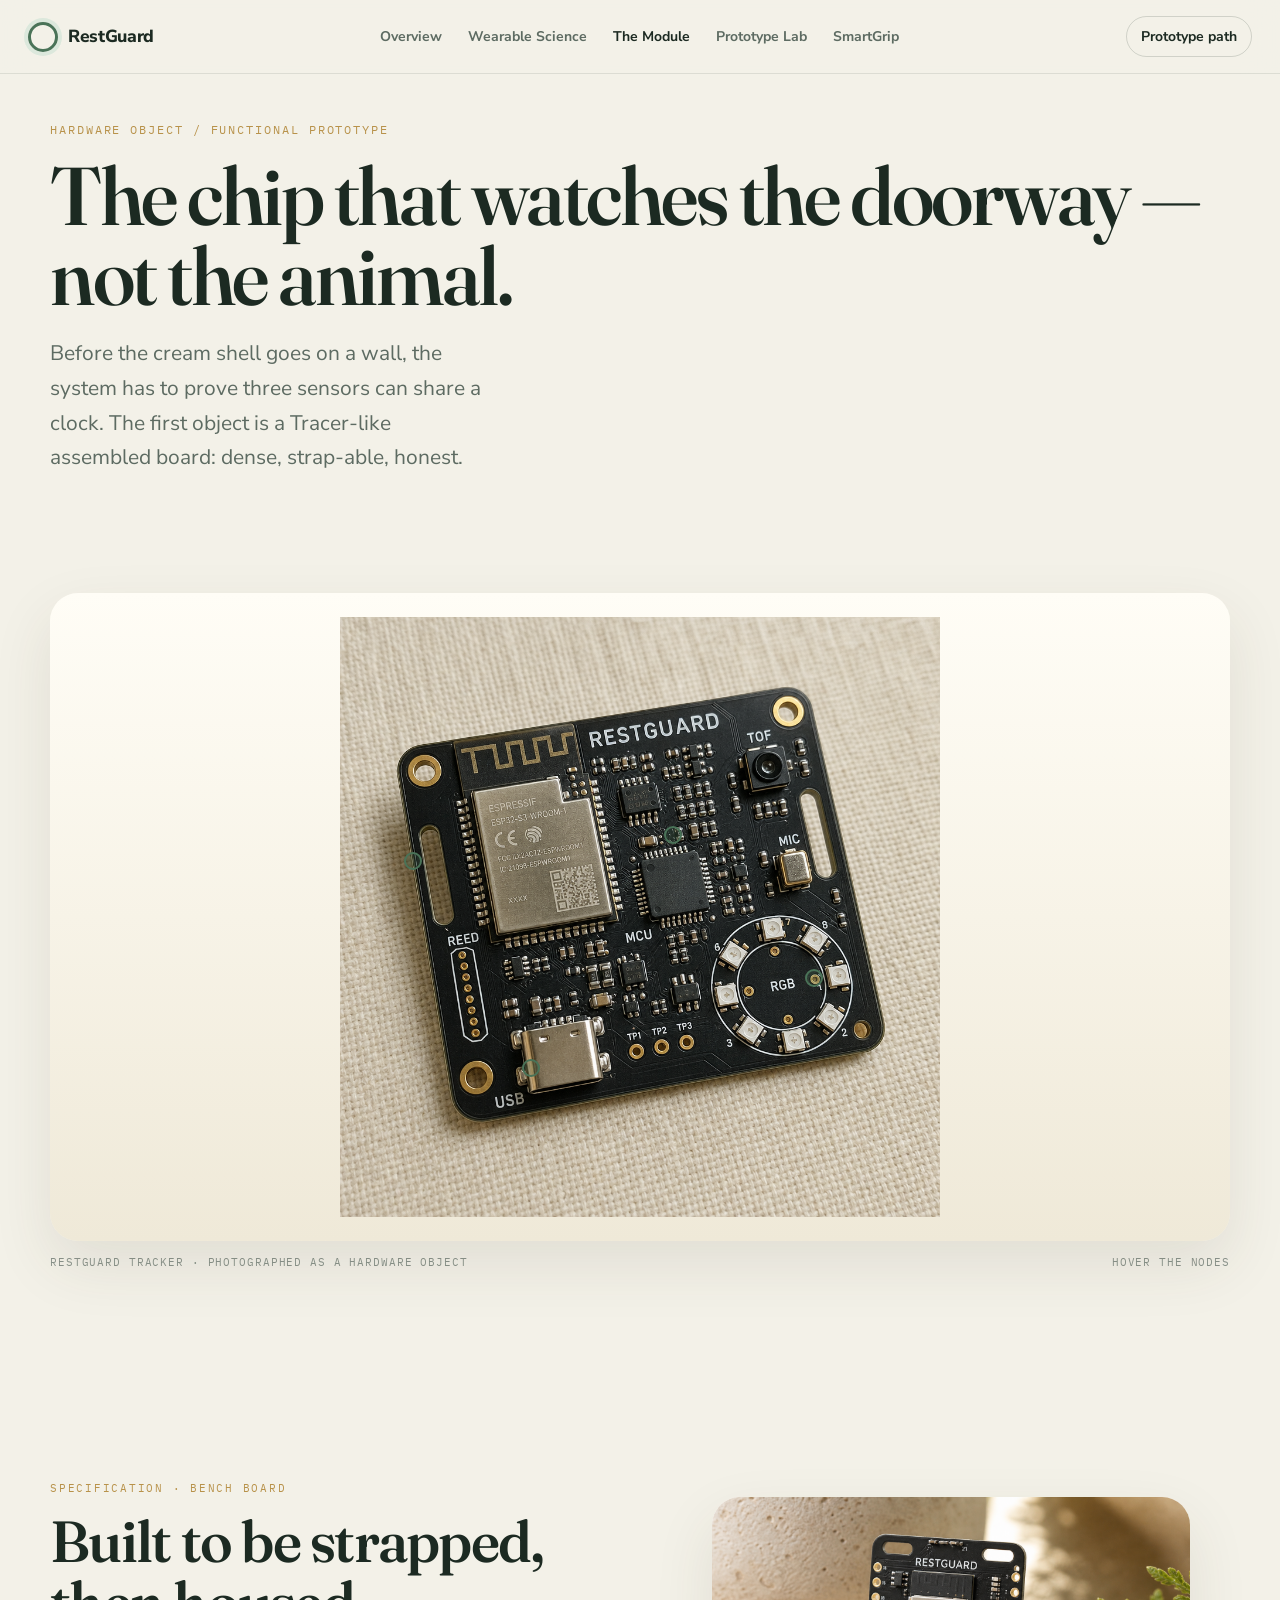
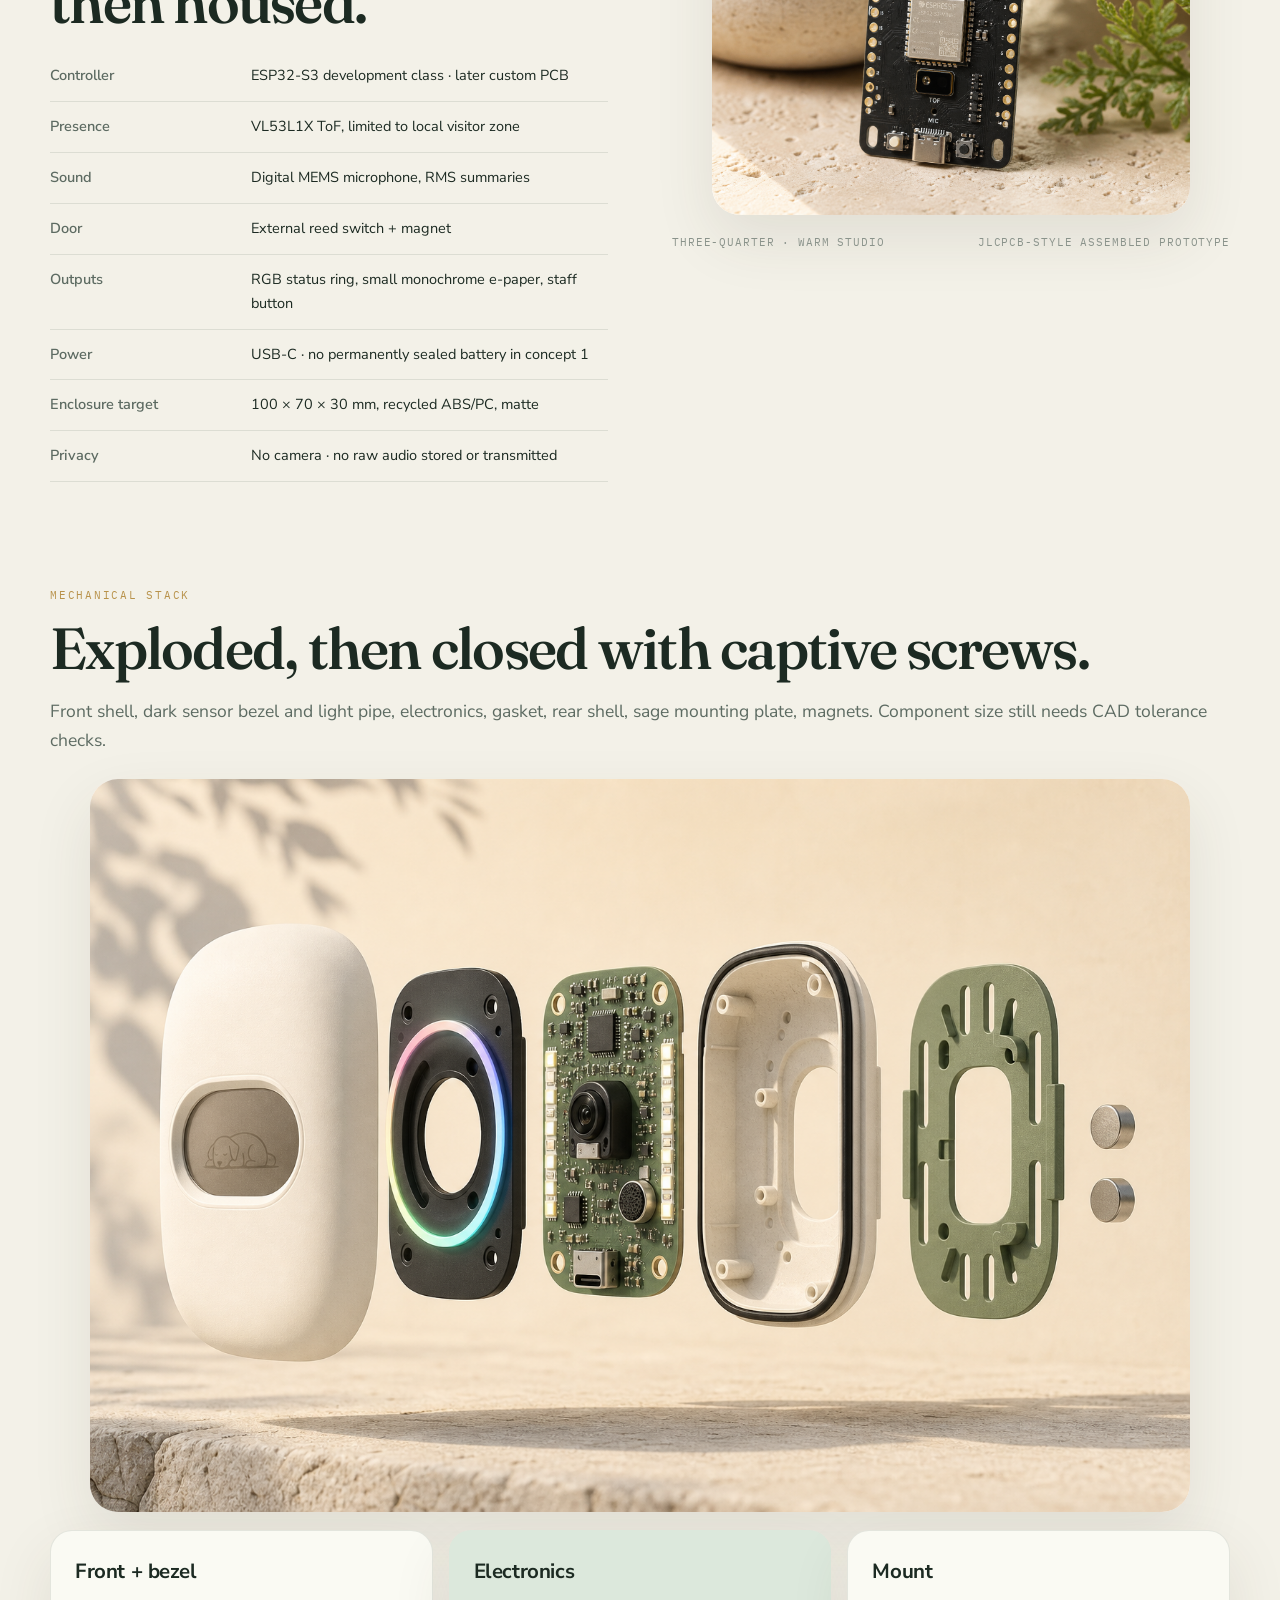
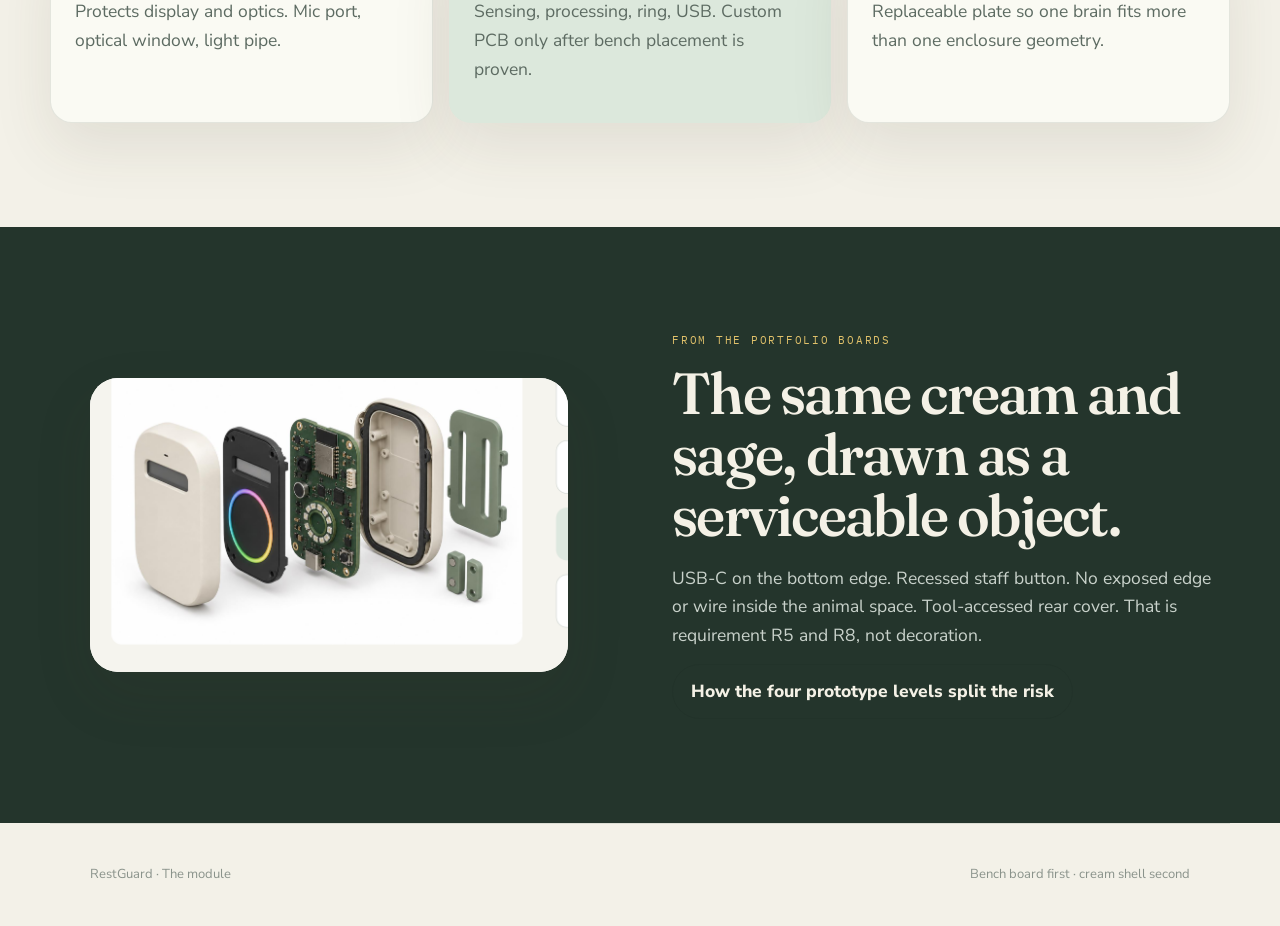
<file: restguard/module.html>
<!DOCTYPE html>
<html lang="en">
<head>
  <meta charset="UTF-8">
  <meta name="viewport" content="width=device-width, initial-scale=1.0">
  <title>The Module — RestGuard tracker chip</title>
  <meta name="description" content="The RestGuard electronics module: a Tracer-like ESP32-S3 board for bench work, then a cream 100 mm enclosure for the enclosure wall.">
  <link rel="icon" href="../assets/images/restguard/mark.svg" type="image/svg+xml">
  <link rel="preconnect" href="https://fonts.googleapis.com">
  <link rel="preconnect" href="https://fonts.gstatic.com" crossorigin>
  <link href="https://fonts.googleapis.com/css2?family=Fraunces:opsz,wght@9..144,500;9..144,600&family=IBM+Plex+Mono:wght@400;500&family=Nunito+Sans:wght@400;600;700;800&display=swap" rel="stylesheet">
  <link rel="stylesheet" href="../assets/css/restguard.css">
</head>
<body>
  <header class="nav">
    <a class="brand" href="index.html"><span class="mark"></span> RestGuard</a>
    <nav class="nav-links">
      <a href="index.html">Overview</a>
      <a href="technology.html">Wearable Science</a>
      <a class="active" href="module.html">The Module</a>
      <a href="prototype.html">Prototype Lab</a>
      <a href="../index.html">SmartGrip</a>
    </nav>
    <button class="nav-toggle" aria-expanded="false" aria-label="Open menu">Menu</button>
    <a class="nav-cta" href="prototype.html">Prototype path</a>
  </header>

  <main>
    <section class="section" style="padding-top: 120px;">
      <div class="wrap">
        <p class="kicker">Hardware object / Functional prototype</p>
        <h1 class="display">The chip that watches the doorway — not the animal.</h1>
        <p class="lede muted">Before the cream shell goes on a wall, the system has to prove three sensors can share a clock. The first object is a Tracer-like assembled board: dense, strap-able, honest.</p>
      </div>
    </section>

    <section class="section" style="padding-top: 0;">
      <div class="wrap">
        <div class="chip-stage" id="chip">
          <img src="../assets/images/restguard/restguard-chip-tracer.png" alt="RestGuard Tracer-style IMU and ranging PCB, top-down product photograph">
          <button class="hotspot" style="left: 30%; top: 40%;" aria-label="Microcontroller"></button>
          <div class="hotspot-card" style="left: 8%; top: 16%;"><strong>ESP32-S3</strong><br>Wi-Fi / Bluetooth, local filtering, 30-minute window, no cloud required for v1.</div>
          <button class="hotspot" style="left: 52%; top: 36%;" aria-label="Time of flight"></button>
          <div class="hotspot-card" style="left: 56%; top: 12%;"><strong>VL53L1X ToF</strong><br>Visitor-zone ranging. Programmable ROI. Glass needs calibration.</div>
          <button class="hotspot" style="left: 64%; top: 58%;" aria-label="Microphone"></button>
          <div class="hotspot-card" style="left: 66%; top: 64%;"><strong>MEMS microphone</strong><br>I²S level only. Firmware must refuse to keep a waveform.</div>
          <button class="hotspot" style="left: 40%; top: 72%;" aria-label="USB"></button>
          <div class="hotspot-card" style="left: 12%; top: 74%;"><strong>USB-C + ring</strong><br>Power without a sealed cell. RGB ring aligns with the light pipe in the bezel.</div>
        </div>
        <div class="caption"><span>RestGuard tracker · photographed as a hardware object</span><span>Hover the nodes</span></div>
      </div>
    </section>

    <section class="section">
      <div class="wrap split top">
        <div>
          <p class="eyebrow">Specification · bench board</p>
          <h2>Built to be strapped, then housed.</h2>
          <table class="spec-table">
            <tr><th>Controller</th><td>ESP32-S3 development class · later custom PCB</td></tr>
            <tr><th>Presence</th><td>VL53L1X ToF, limited to local visitor zone</td></tr>
            <tr><th>Sound</th><td>Digital MEMS microphone, RMS summaries</td></tr>
            <tr><th>Door</th><td>External reed switch + magnet</td></tr>
            <tr><th>Outputs</th><td>RGB status ring, small monochrome e-paper, staff button</td></tr>
            <tr><th>Power</th><td>USB-C · no permanently sealed battery in concept 1</td></tr>
            <tr><th>Enclosure target</th><td>100 × 70 × 30 mm, recycled ABS/PC, matte</td></tr>
            <tr><th>Privacy</th><td>No camera · no raw audio stored or transmitted</td></tr>
          </table>
        </div>
        <div>
          <figure class="figure">
            <img src="../assets/images/restguard/restguard-chip-angle.png" alt="Three-quarter studio photo of the RestGuard PCB on cream stone">
          </figure>
          <div class="caption"><span>Three-quarter · warm studio</span><span>JLCPCB-style assembled prototype</span></div>
        </div>
      </div>
    </section>

    <section class="section" style="padding-top: 0;" id="exploded">
      <div class="wrap">
        <p class="eyebrow">Mechanical stack</p>
        <h2>Exploded, then closed with captive screws.</h2>
        <p class="muted">Front shell, dark sensor bezel and light pipe, electronics, gasket, rear shell, sage mounting plate, magnets. Component size still needs CAD tolerance checks.</p>
      </div>
      <div class="wrap" style="margin-top: 24px;">
        <figure class="figure">
          <img src="../assets/images/restguard/restguard-exploded.png" alt="Exploded RestGuard assembly in cream and sage">
        </figure>
      </div>
      <div class="wrap grid-3" style="margin-top: 18px;">
        <article class="card"><h3>Front + bezel</h3><p class="muted">Protects display and optics. Mic port, optical window, light pipe.</p></article>
        <article class="card sage"><h3>Electronics</h3><p class="muted">Sensing, processing, ring, USB. Custom PCB only after bench placement is proven.</p></article>
        <article class="card"><h3>Mount</h3><p class="muted">Replaceable plate so one brain fits more than one enclosure geometry.</p></article>
      </div>
    </section>

    <section class="section forest">
      <div class="wrap split">
        <figure class="figure">
          <img src="../assets/images/restguard/ppt-exploded.png" alt="Portfolio exploded render from the RestGuard presentation">
        </figure>
        <div>
          <p class="eyebrow">From the portfolio boards</p>
          <h2>The same cream and sage, drawn as a serviceable object.</h2>
          <p>USB-C on the bottom edge. Recessed staff button. No exposed edge or wire inside the animal space. Tool-accessed rear cover. That is requirement R5 and R8, not decoration.</p>
          <a class="btn" href="prototype.html">How the four prototype levels split the risk</a>
        </div>
      </div>
    </section>
  </main>

  <footer class="footer wrap">
    <div>RestGuard · The module</div>
    <div>Bench board first · cream shell second</div>
  </footer>
  <script src="../assets/js/restguard.js"></script>
</body>
</html>
</file>
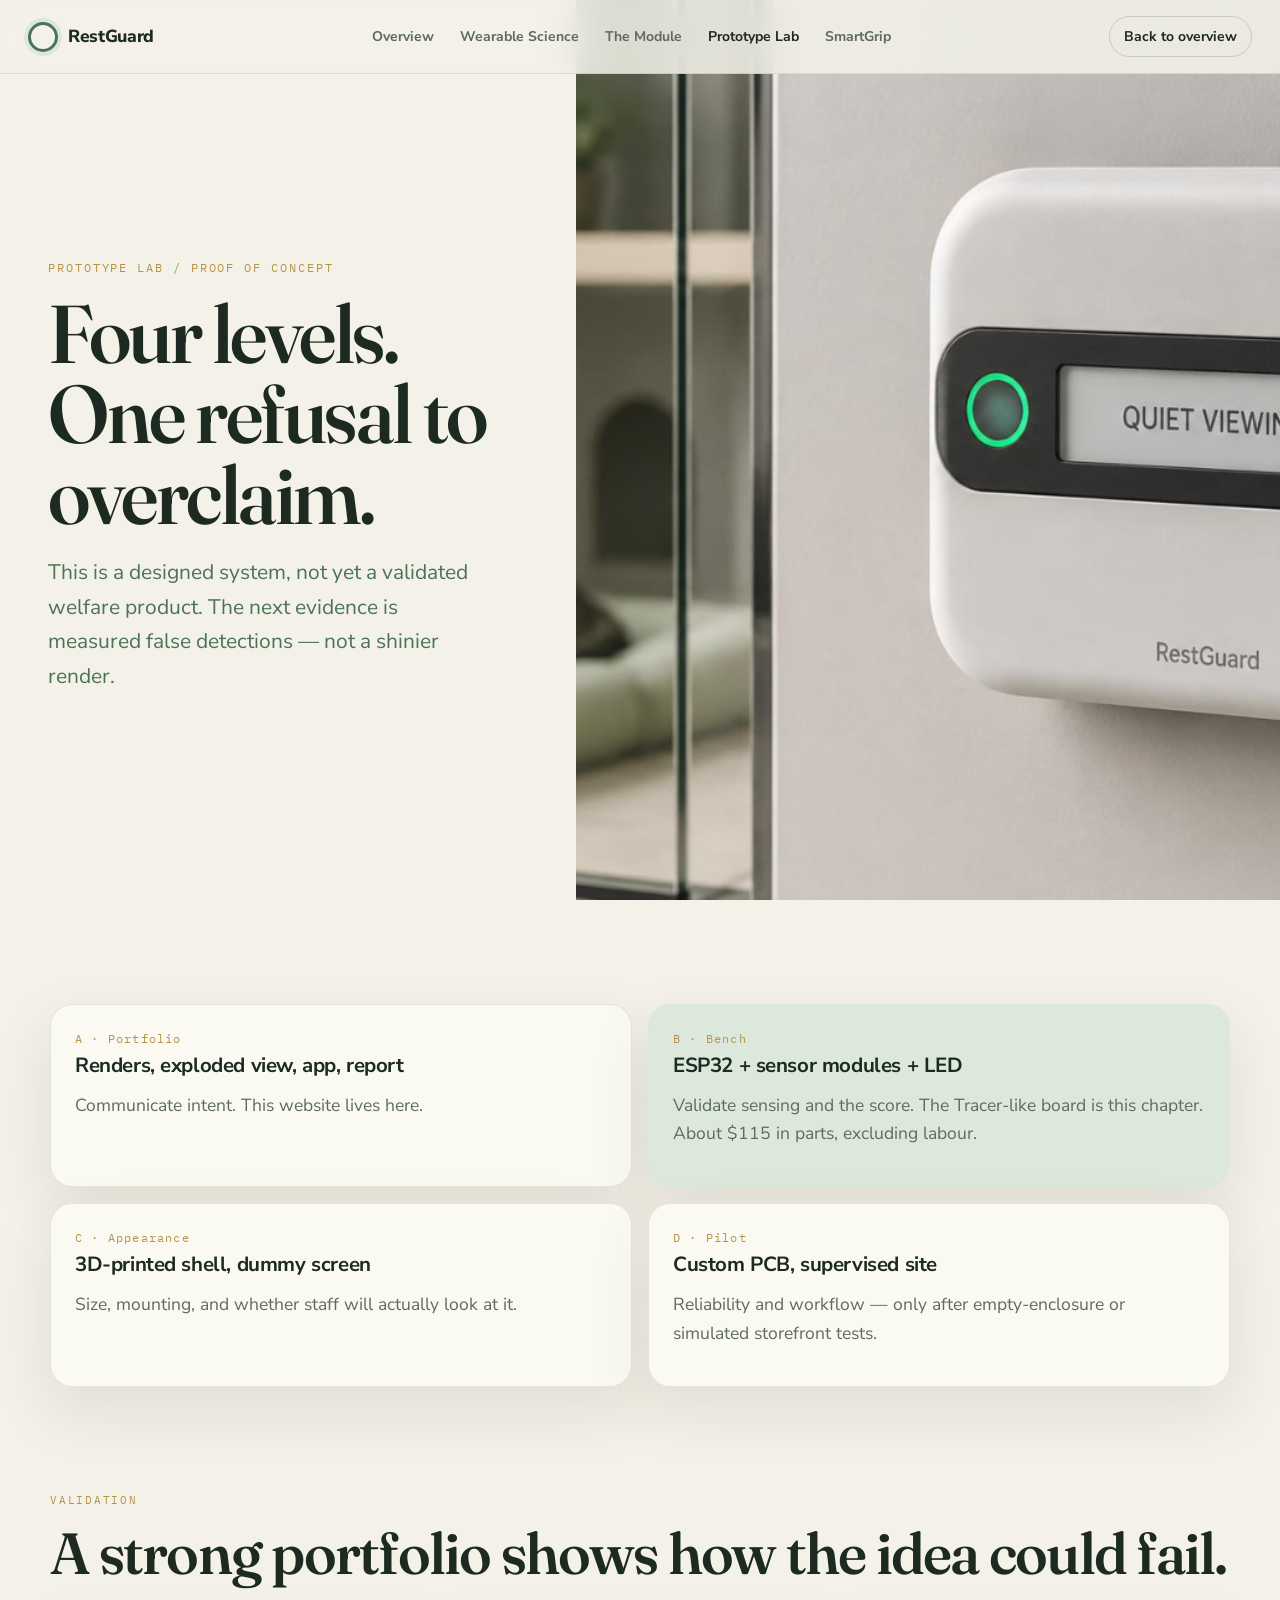
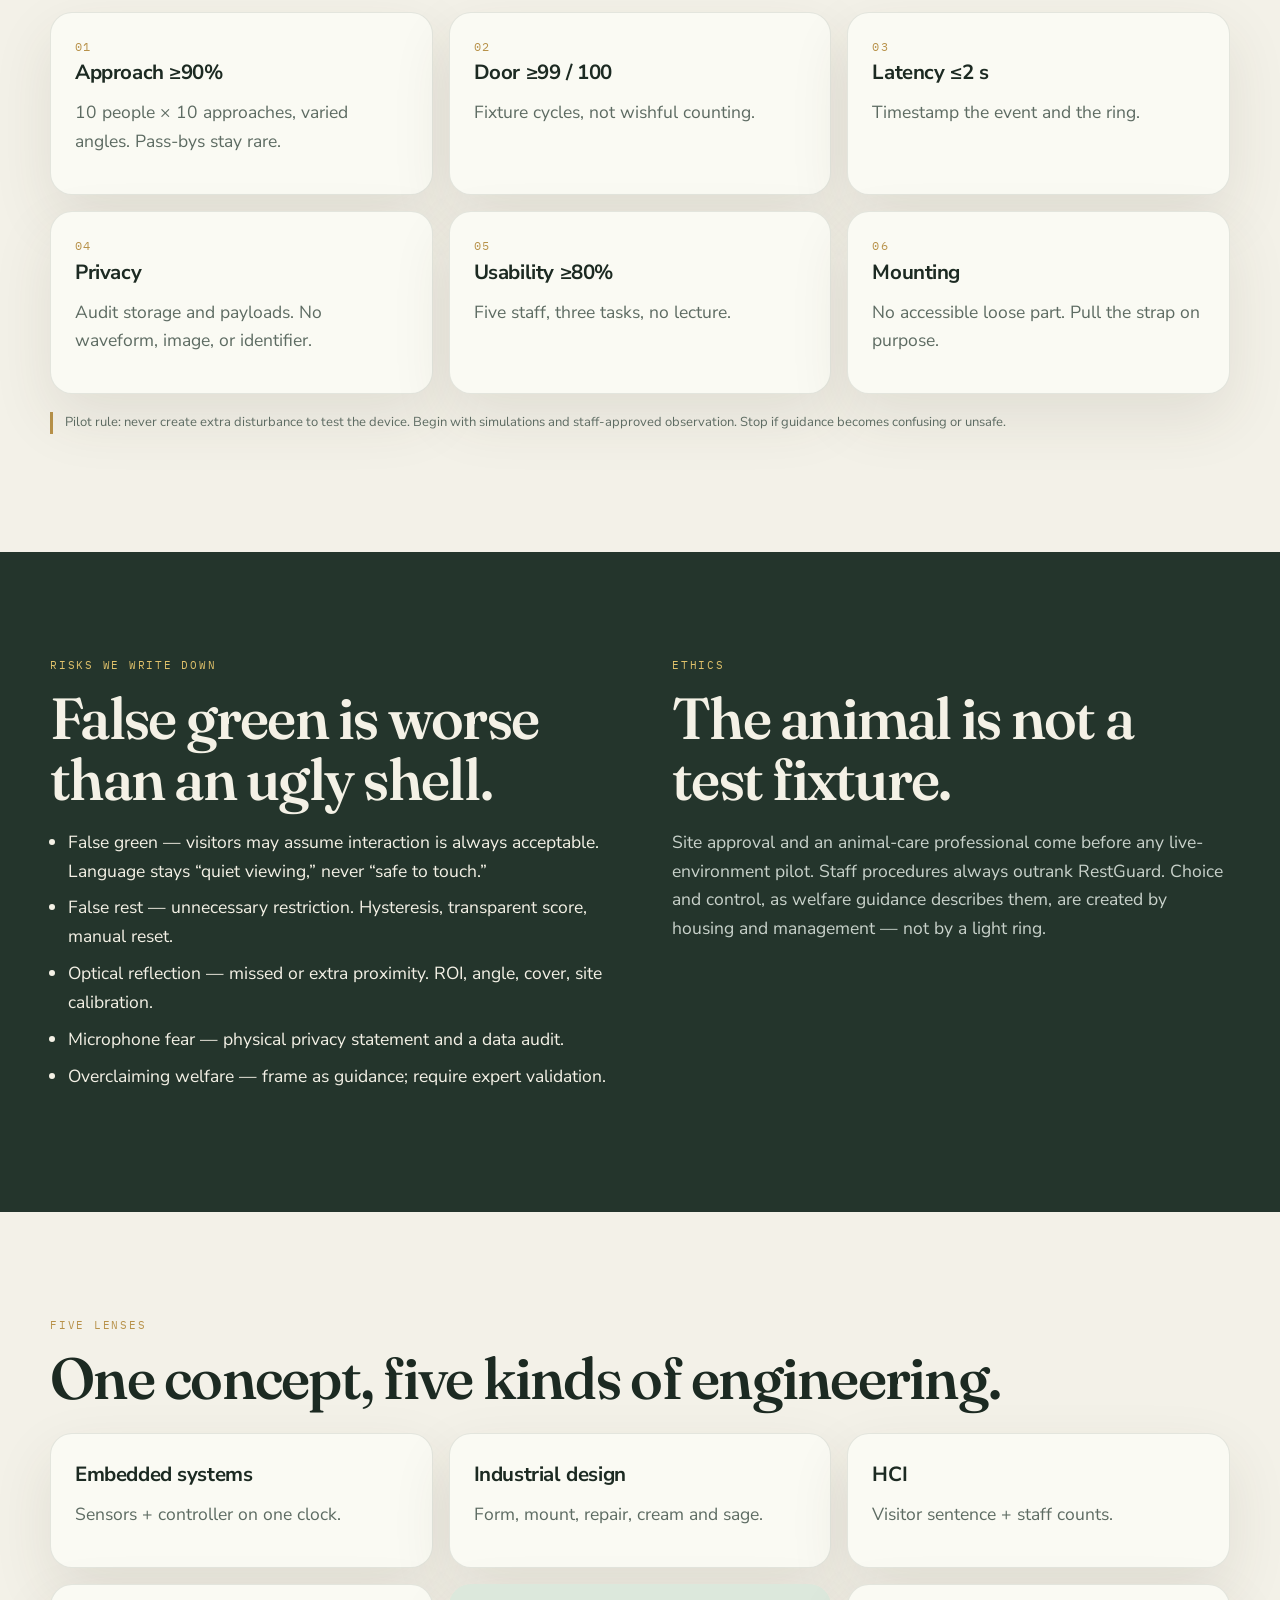
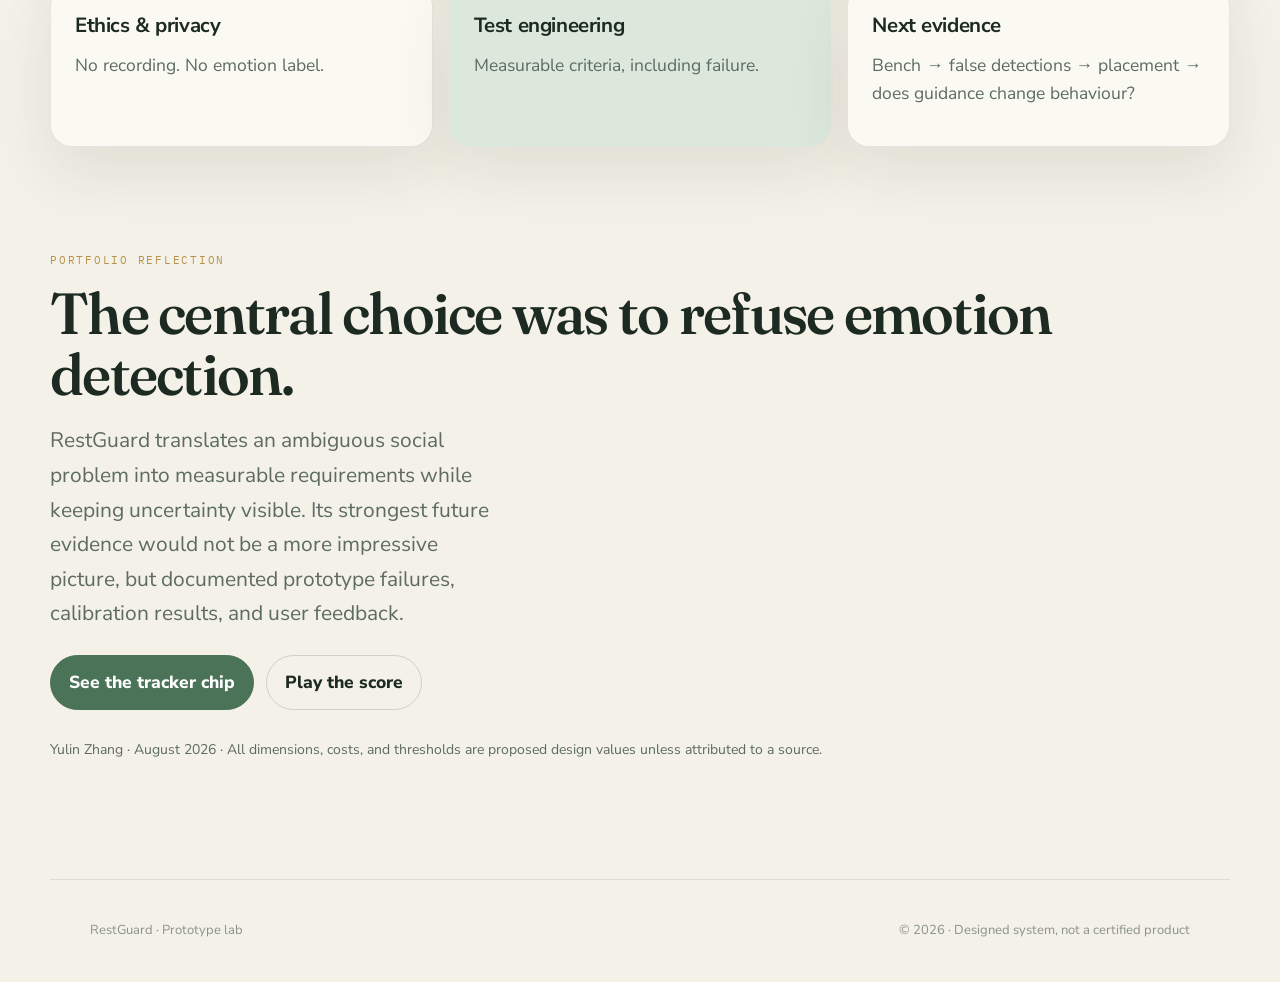
<file: restguard/prototype.html>
<!DOCTYPE html>
<html lang="en">
<head>
  <meta charset="UTF-8">
  <meta name="viewport" content="width=device-width, initial-scale=1.0">
  <title>Prototype Lab | RestGuard</title>
  <meta name="description" content="RestGuard prototype levels, validation plan, ethical pilot rules, risks, and portfolio reflection.">
  <link rel="icon" href="../assets/images/restguard/mark.svg" type="image/svg+xml">
  <link rel="preconnect" href="https://fonts.googleapis.com">
  <link rel="preconnect" href="https://fonts.gstatic.com" crossorigin>
  <link href="https://fonts.googleapis.com/css2?family=Fraunces:opsz,wght@9..144,500;9..144,600&family=IBM+Plex+Mono:wght@400;500&family=Nunito+Sans:wght@400;600;700;800&display=swap" rel="stylesheet">
  <link rel="stylesheet" href="../assets/css/restguard.css">
</head>
<body>
  <header class="nav">
    <a class="brand" href="index.html"><span class="mark"></span> RestGuard</a>
    <nav class="nav-links">
      <a href="index.html">Overview</a>
      <a href="technology.html">Wearable Science</a>
      <a href="module.html">The Module</a>
      <a class="active" href="prototype.html">Prototype Lab</a>
      <a href="../index.html">SmartGrip</a>
    </nav>
    <button class="nav-toggle" aria-expanded="false" aria-label="Open menu">Menu</button>
    <a class="nav-cta" href="index.html">Back to overview</a>
  </header>

  <main>
    <section class="hero">
      <div class="hero-copy">
        <p class="kicker">Prototype lab / Proof of concept</p>
        <h1>Four levels. One refusal to overclaim.</h1>
        <p class="lede">This is a designed system, not yet a validated welfare product. The next evidence is measured false detections — not a shinier render.</p>
      </div>
      <div class="hero-media">
        <img src="../assets/images/restguard/ppt-lifestyle.png" alt="RestGuard concept visualization from the portfolio presentation">
      </div>
    </section>

    <section class="section">
      <div class="wrap grid-2">
        <article class="card"><div class="num">A · Portfolio</div><h3>Renders, exploded view, app, report</h3><p class="muted">Communicate intent. This website lives here.</p></article>
        <article class="card sage"><div class="num">B · Bench</div><h3>ESP32 + sensor modules + LED</h3><p class="muted">Validate sensing and the score. The Tracer-like board is this chapter. About $115 in parts, excluding labour.</p></article>
        <article class="card"><div class="num">C · Appearance</div><h3>3D-printed shell, dummy screen</h3><p class="muted">Size, mounting, and whether staff will actually look at it.</p></article>
        <article class="card"><div class="num">D · Pilot</div><h3>Custom PCB, supervised site</h3><p class="muted">Reliability and workflow — only after empty-enclosure or simulated storefront tests.</p></article>
      </div>
    </section>

    <section class="section" style="padding-top: 0;">
      <div class="wrap">
        <p class="eyebrow">Validation</p>
        <h2>A strong portfolio shows how the idea could fail.</h2>
        <div class="grid-3" style="margin-top: 28px;">
          <article class="card"><div class="num">01</div><h3>Approach ≥90%</h3><p class="muted">10 people × 10 approaches, varied angles. Pass-bys stay rare.</p></article>
          <article class="card"><div class="num">02</div><h3>Door ≥99 / 100</h3><p class="muted">Fixture cycles, not wishful counting.</p></article>
          <article class="card"><div class="num">03</div><h3>Latency ≤2 s</h3><p class="muted">Timestamp the event and the ring.</p></article>
          <article class="card"><div class="num">04</div><h3>Privacy</h3><p class="muted">Audit storage and payloads. No waveform, image, or identifier.</p></article>
          <article class="card"><div class="num">05</div><h3>Usability ≥80%</h3><p class="muted">Five staff, three tasks, no lecture.</p></article>
          <article class="card"><div class="num">06</div><h3>Mounting</h3><p class="muted">No accessible loose part. Pull the strap on purpose.</p></article>
        </div>
        <p class="note">Pilot rule: never create extra disturbance to test the device. Begin with simulations and staff-approved observation. Stop if guidance becomes confusing or unsafe.</p>
      </div>
    </section>

    <section class="section forest">
      <div class="wrap split top">
        <div>
          <p class="eyebrow">Risks we write down</p>
          <h2>False green is worse than an ugly shell.</h2>
          <ul class="list">
            <li>False green — visitors may assume interaction is always acceptable. Language stays “quiet viewing,” never “safe to touch.”</li>
            <li>False rest — unnecessary restriction. Hysteresis, transparent score, manual reset.</li>
            <li>Optical reflection — missed or extra proximity. ROI, angle, cover, site calibration.</li>
            <li>Microphone fear — physical privacy statement and a data audit.</li>
            <li>Overclaiming welfare — frame as guidance; require expert validation.</li>
          </ul>
        </div>
        <div>
          <p class="eyebrow">Ethics</p>
          <h2>The animal is not a test fixture.</h2>
          <p>Site approval and an animal-care professional come before any live-environment pilot. Staff procedures always outrank RestGuard. Choice and control, as welfare guidance describes them, are created by housing and management — not by a light ring.</p>
        </div>
      </div>
    </section>

    <section class="section">
      <div class="wrap">
        <p class="eyebrow">Five lenses</p>
        <h2>One concept, five kinds of engineering.</h2>
        <div class="grid-3" style="margin-top: 24px;">
          <article class="card"><h3>Embedded systems</h3><p class="muted">Sensors + controller on one clock.</p></article>
          <article class="card"><h3>Industrial design</h3><p class="muted">Form, mount, repair, cream and sage.</p></article>
          <article class="card"><h3>HCI</h3><p class="muted">Visitor sentence + staff counts.</p></article>
          <article class="card"><h3>Ethics & privacy</h3><p class="muted">No recording. No emotion label.</p></article>
          <article class="card sage"><h3>Test engineering</h3><p class="muted">Measurable criteria, including failure.</p></article>
          <article class="card"><h3>Next evidence</h3><p class="muted">Bench → false detections → placement → does guidance change behaviour?</p></article>
        </div>
      </div>
    </section>

    <section class="section" style="padding-top: 0;">
      <div class="wrap">
        <p class="eyebrow">Portfolio reflection</p>
        <h2>The central choice was to refuse emotion detection.</h2>
        <p class="lede muted">RestGuard translates an ambiguous social problem into measurable requirements while keeping uncertainty visible. Its strongest future evidence would not be a more impressive picture, but documented prototype failures, calibration results, and user feedback.</p>
        <div class="actions">
          <a class="btn primary" href="module.html#chip">See the tracker chip</a>
          <a class="btn" href="technology.html">Play the score</a>
        </div>
        <p class="small muted" style="margin-top: 28px;">Yulin Zhang · August 2026 · All dimensions, costs, and thresholds are proposed design values unless attributed to a source.</p>
      </div>
    </section>
  </main>

  <footer class="footer wrap">
    <div>RestGuard · Prototype lab</div>
    <div>© <span data-year></span> · Designed system, not a certified product</div>
  </footer>
  <script src="../assets/js/restguard.js"></script>
</body>
</html>
</file>
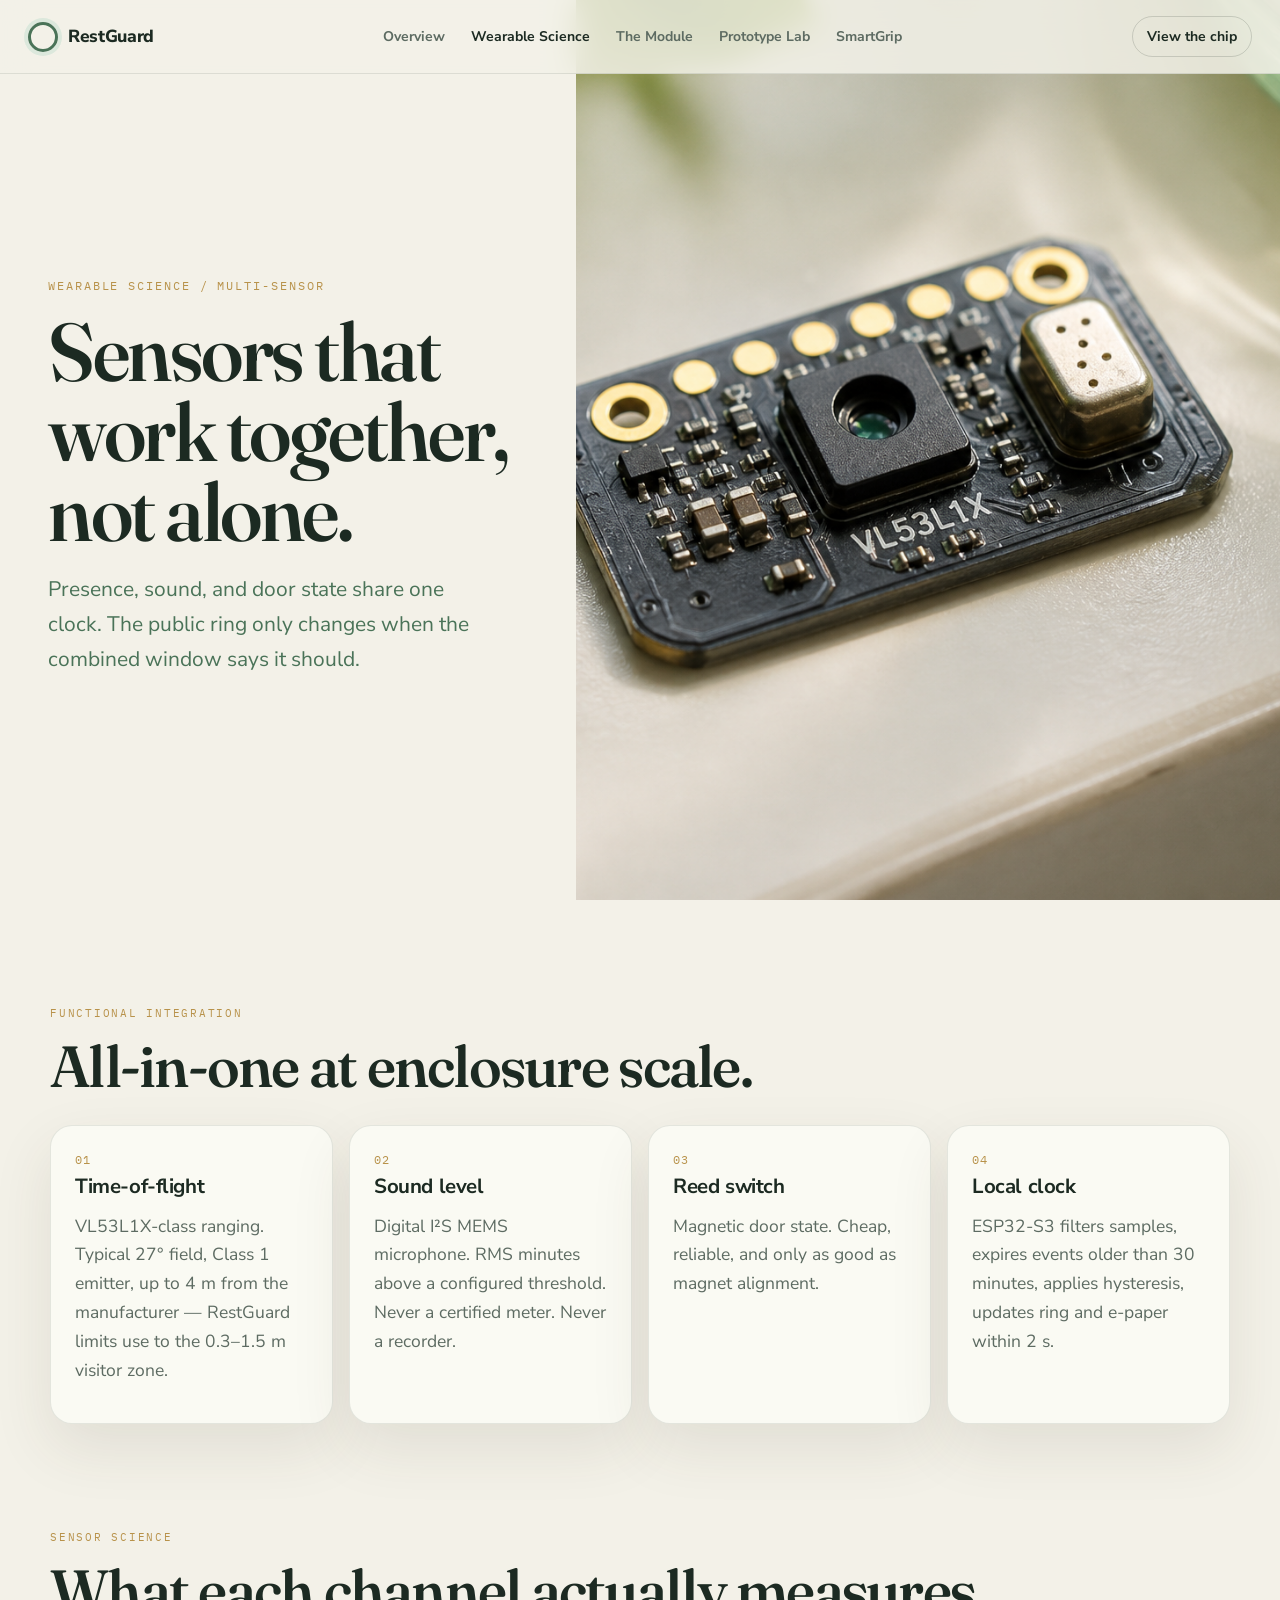
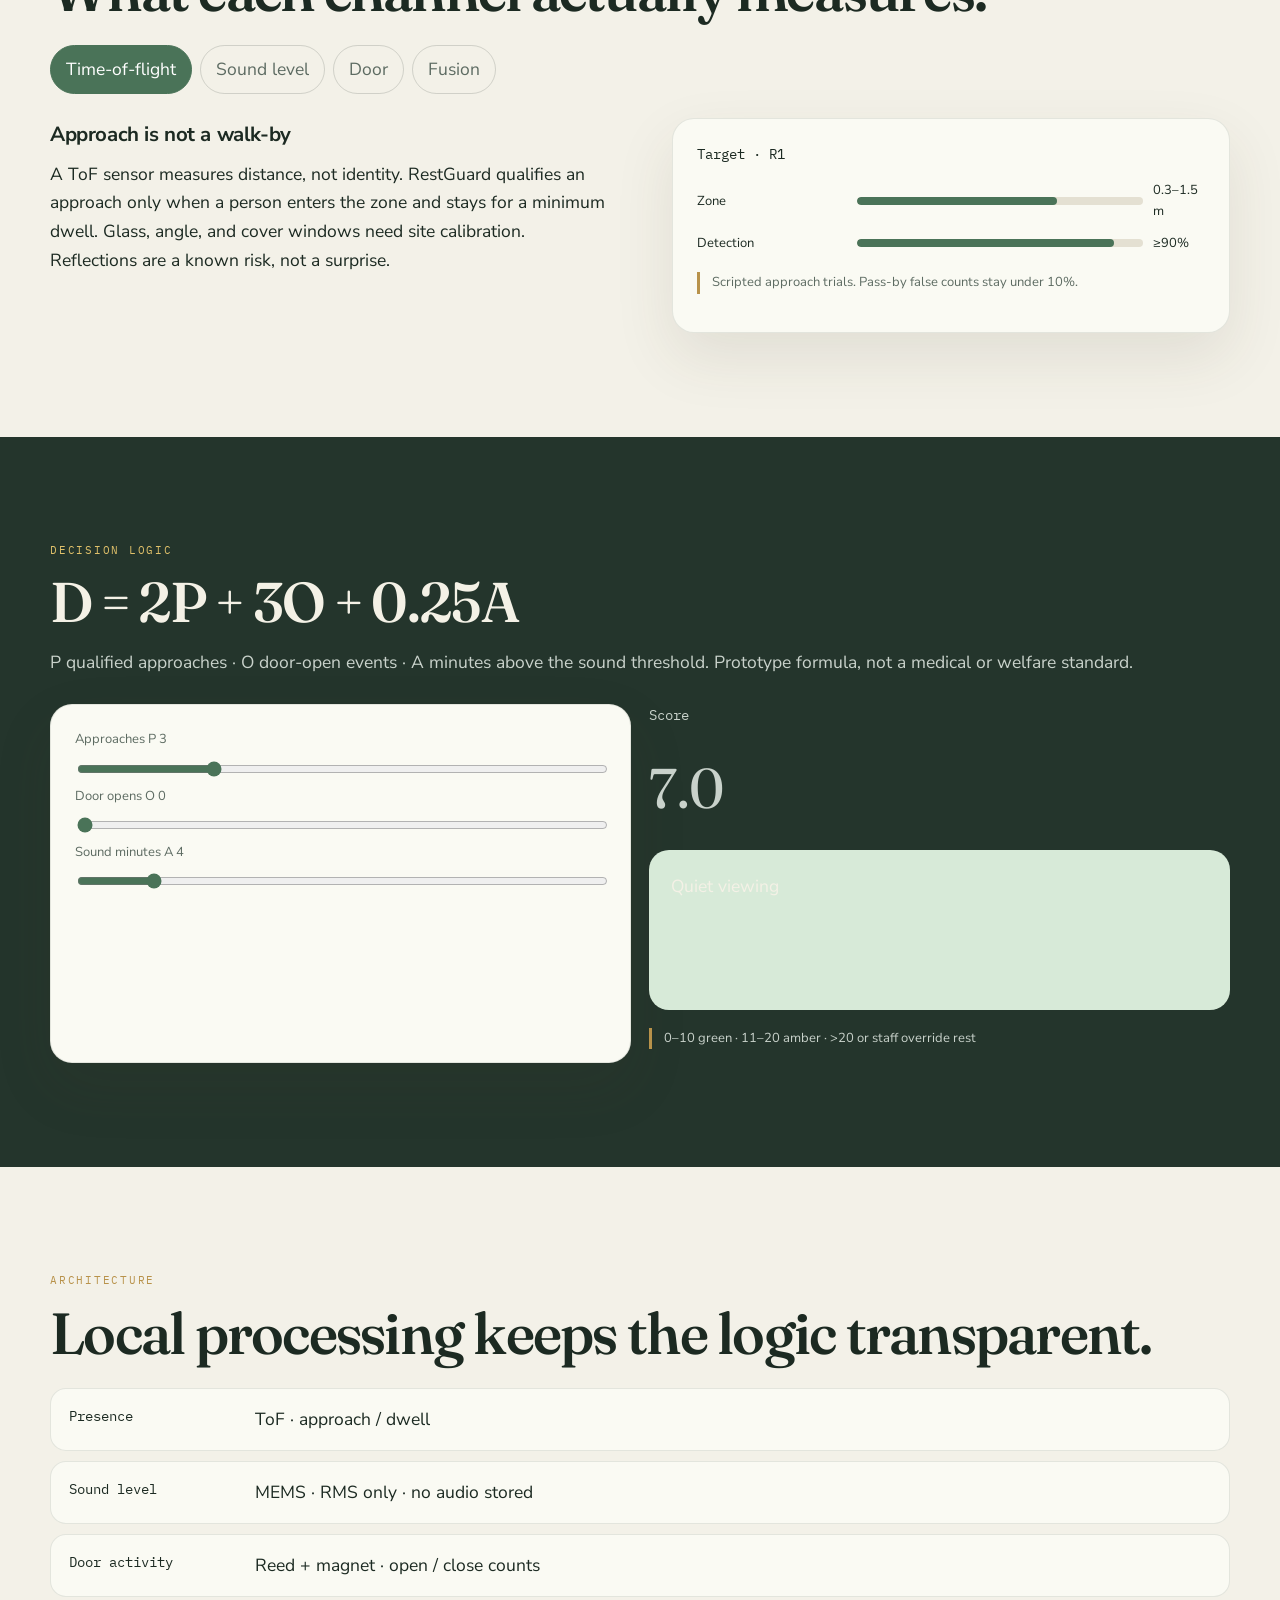
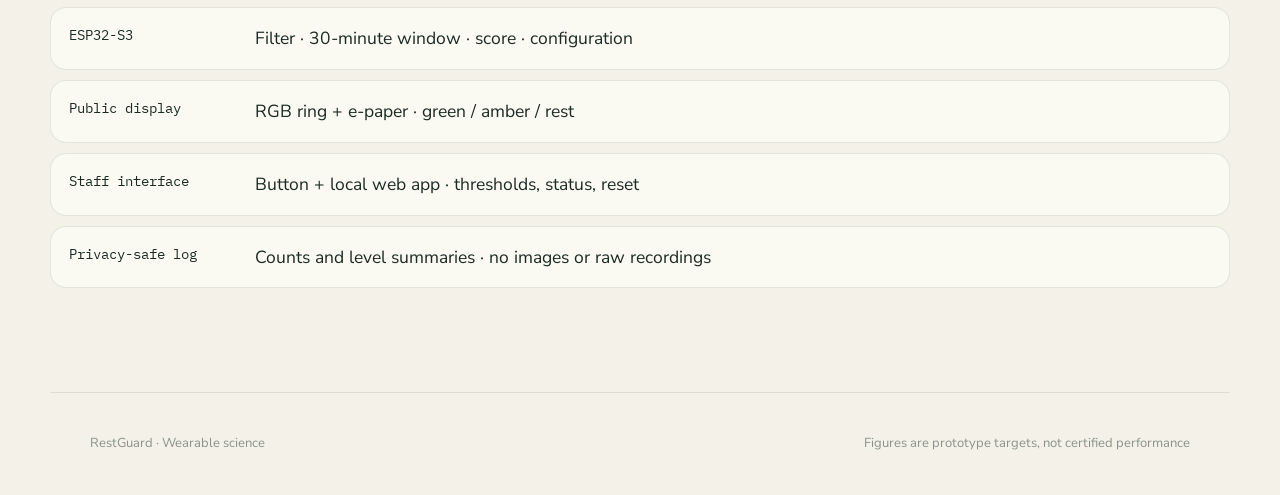
<file: restguard/technology.html>
<!DOCTYPE html>
<html lang="en">
<head>
  <meta charset="UTF-8">
  <meta name="viewport" content="width=device-width, initial-scale=1.0">
  <title>Wearable Science — Multi-Sensor | RestGuard</title>
  <meta name="description" content="How RestGuard integrates time-of-flight, sound level, and a door reed switch into one explainable disturbance score.">
  <link rel="icon" href="../assets/images/restguard/mark.svg" type="image/svg+xml">
  <link rel="preconnect" href="https://fonts.googleapis.com">
  <link rel="preconnect" href="https://fonts.gstatic.com" crossorigin>
  <link href="https://fonts.googleapis.com/css2?family=Fraunces:opsz,wght@9..144,500;9..144,600&family=IBM+Plex+Mono:wght@400;500&family=Nunito+Sans:wght@400;600;700;800&display=swap" rel="stylesheet">
  <link rel="stylesheet" href="../assets/css/restguard.css">
</head>
<body>
  <header class="nav">
    <a class="brand" href="index.html"><span class="mark"></span> RestGuard</a>
    <nav class="nav-links">
      <a href="index.html">Overview</a>
      <a class="active" href="technology.html">Wearable Science</a>
      <a href="module.html">The Module</a>
      <a href="prototype.html">Prototype Lab</a>
      <a href="../index.html">SmartGrip</a>
    </nav>
    <button class="nav-toggle" aria-expanded="false" aria-label="Open menu">Menu</button>
    <a class="nav-cta" href="module.html">View the chip</a>
  </header>

  <main>
    <section class="hero">
      <div class="hero-copy">
        <p class="kicker">Wearable science / Multi-sensor</p>
        <h1>Sensors that work together, not alone.</h1>
        <p class="lede">Presence, sound, and door state share one clock. The public ring only changes when the combined window says it should.</p>
      </div>
      <div class="hero-media">
        <img src="../assets/images/restguard/restguard-tof-macro.png" alt="Macro photograph of a time-of-flight sensor on a cream lab surface">
      </div>
    </section>

    <section class="section">
      <div class="wrap">
        <p class="eyebrow">Functional integration</p>
        <h2>All-in-one at enclosure scale.</h2>
        <div class="grid-4" style="margin-top: 28px;">
          <article class="card"><div class="num">01</div><h3>Time-of-flight</h3><p class="muted">VL53L1X-class ranging. Typical 27° field, Class 1 emitter, up to 4 m from the manufacturer — RestGuard limits use to the 0.3–1.5 m visitor zone.</p></article>
          <article class="card"><div class="num">02</div><h3>Sound level</h3><p class="muted">Digital I²S MEMS microphone. RMS minutes above a configured threshold. Never a certified meter. Never a recorder.</p></article>
          <article class="card"><div class="num">03</div><h3>Reed switch</h3><p class="muted">Magnetic door state. Cheap, reliable, and only as good as magnet alignment.</p></article>
          <article class="card"><div class="num">04</div><h3>Local clock</h3><p class="muted">ESP32-S3 filters samples, expires events older than 30 minutes, applies hysteresis, updates ring and e-paper within 2 s.</p></article>
        </div>
      </div>
    </section>

    <section class="section" style="padding-top: 0;">
      <div class="wrap">
        <p class="eyebrow">Sensor science</p>
        <h2>What each channel actually measures.</h2>
        <div class="sensor-tabs">
          <button class="active" data-group="science" data-tab="tof">Time-of-flight</button>
          <button data-group="science" data-tab="mic">Sound level</button>
          <button data-group="science" data-tab="door">Door</button>
          <button data-group="science" data-tab="fusion">Fusion</button>
        </div>
        <div class="sensor-panel" data-group="science" data-panel="tof">
          <div class="split top">
            <div>
              <h3>Approach is not a walk-by</h3>
              <p>A ToF sensor measures distance, not identity. RestGuard qualifies an approach only when a person enters the zone and stays for a minimum dwell. Glass, angle, and cover windows need site calibration. Reflections are a known risk, not a surprise.</p>
            </div>
            <div class="card">
              <p class="mono small">Target · R1</p>
              <div class="bar"><span>Zone</span><i><em data-width="70"></em></i><span>0.3–1.5 m</span></div>
              <div class="bar"><span>Detection</span><i><em data-width="90"></em></i><span>≥90%</span></div>
              <p class="note">Scripted approach trials. Pass-by false counts stay under 10%.</p>
            </div>
          </div>
        </div>
        <div class="sensor-panel" data-group="science" data-panel="mic" hidden>
          <div class="split top">
            <div>
              <h3>A microphone that refuses to listen</h3>
              <p>The capsule is compact and I²S-native. Firmware keeps short-window RMS summaries. No waveform, no speech, no cloud archive. Privacy is a requirement (R6), not a marketing line.</p>
            </div>
            <div class="card">
              <p>After calibration, state should follow a reference meter within ±3 dB-equivalent. The device is still not a legal sound-level meter.</p>
            </div>
          </div>
        </div>
        <div class="sensor-panel" data-group="science" data-panel="door" hidden>
          <div>
            <h3>Handling has a switch</h3>
            <p>Door events are weighted most heavily in the prototype score because opening the enclosure is a different class of disturbance than a quiet look. A 100-cycle fixture should capture ≥99 events.</p>
          </div>
        </div>
        <div class="sensor-panel" data-group="science" data-panel="fusion" hidden>
          <div>
            <h3>Explainability before prediction</h3>
            <p>Every second: read, filter, update dwell and sound timers, append qualified events, drop anything older than 30 minutes, calculate D, apply hysteresis, refresh the public state and the local summary. The system can enter amber at 11 and return to green only below 8.</p>
          </div>
        </div>
      </div>
    </section>

    <section class="section forest">
      <div class="wrap">
        <p class="eyebrow">Decision logic</p>
        <h2 class="formula">D = 2P + 3O + 0.25A</h2>
        <p>P qualified approaches · O door-open events · A minutes above the sound threshold. Prototype formula, not a medical or welfare standard.</p>
        <div class="score-play" style="margin-top: 28px;">
          <div class="card">
            <label>Approaches P <span data-p-val>3</span></label>
            <input data-p type="range" min="0" max="12" value="3">
            <label>Door opens O <span data-o-val>0</span></label>
            <input data-o type="range" min="0" max="8" value="0">
            <label>Sound minutes A <span data-a-val>4</span></label>
            <input data-a type="range" min="0" max="30" value="4">
          </div>
          <div>
            <p class="mono small">Score</p>
            <p class="formula" data-score>7.0</p>
            <div class="state green" data-state>Quiet viewing</div>
            <p class="note">0–10 green · 11–20 amber · &gt;20 or staff override rest</p>
          </div>
        </div>
      </div>
    </section>

    <section class="section">
      <div class="wrap">
        <p class="eyebrow">Architecture</p>
        <h2>Local processing keeps the logic transparent.</h2>
        <div class="arch" style="margin-top: 24px;">
          <div class="arch-row"><div class="mono small">Presence</div><div>ToF · approach / dwell</div></div>
          <div class="arch-row"><div class="mono small">Sound level</div><div>MEMS · RMS only · no audio stored</div></div>
          <div class="arch-row"><div class="mono small">Door activity</div><div>Reed + magnet · open / close counts</div></div>
          <div class="arch-row sage"><div class="mono small">ESP32-S3</div><div>Filter · 30-minute window · score · configuration</div></div>
          <div class="arch-row"><div class="mono small">Public display</div><div>RGB ring + e-paper · green / amber / rest</div></div>
          <div class="arch-row"><div class="mono small">Staff interface</div><div>Button + local web app · thresholds, status, reset</div></div>
          <div class="arch-row"><div class="mono small">Privacy-safe log</div><div>Counts and level summaries · no images or raw recordings</div></div>
        </div>
      </div>
    </section>
  </main>

  <footer class="footer wrap">
    <div>RestGuard · Wearable science</div>
    <div>Figures are prototype targets, not certified performance</div>
  </footer>
  <script src="../assets/js/restguard.js"></script>
</body>
</html>
</file>
<file: assets/css/styles.css>
:root {
  --bg: #f5f4ee;
  --bg-2: #ebe9e1;
  --bg-3: #fffef9;
  --paper: #fffef9;
  --ink: #1c1c18;
  --charcoal: #1a2220;
  --text: #2a2a26;
  --muted: #6f6e66;
  --faint: #9a988e;
  --line: rgba(28, 28, 24, 0.1);
  --line-strong: rgba(28, 28, 24, 0.18);
  --sage: #5f7f66;
  --sage-2: #8aa78c;
  --sage-soft: #dce8dc;
  --sage-deep: #3f5a45;
  --gold: #c49a6c;
  --gold-2: #b58d59;
  --amber: #c8964c;
  --rest: #9b594b;
  --ring: #3dcc6a;
  --white: #ffffff;
  --shadow: 0 24px 60px rgba(60, 52, 36, 0.12);
  --radius: 20px;
  --max: 1180px;
  --nav-h: 72px;
  --serif: "Fraunces", "Times New Roman", serif;
  --sans: "Manrope", "Helvetica Neue", sans-serif;
  --mono: "IBM Plex Mono", ui-monospace, monospace;
}

*,
*::before,
*::after {
  box-sizing: border-box;
}

html {
  scroll-behavior: smooth;
}

body {
  margin: 0;
  background: var(--bg);
  color: var(--text);
  font-family: var(--sans);
  font-size: 17px;
  line-height: 1.65;
  letter-spacing: -0.011em;
  overflow-x: hidden;
}

img {
  max-width: 100%;
  display: block;
}

a {
  color: inherit;
  text-decoration: none;
}

button,
input {
  font: inherit;
}

.skip {
  position: absolute;
  left: -999px;
}

.skip:focus {
  left: 16px;
  top: 16px;
  z-index: 100;
  background: var(--sage);
  color: #fff;
  padding: 8px 12px;
}

/* NAV */
.nav {
  position: fixed;
  inset: 0 0 auto;
  z-index: 50;
  height: var(--nav-h);
  display: flex;
  align-items: center;
  justify-content: space-between;
  padding: 0 28px;
  background: rgba(245, 244, 238, 0.82);
  backdrop-filter: blur(18px);
  border-bottom: 1px solid var(--line);
}

.brand {
  display: flex;
  align-items: center;
  gap: 10px;
  font-weight: 700;
  letter-spacing: 0.06em;
  font-size: 13px;
  text-transform: uppercase;
  color: var(--ink);
}

.mark {
  width: 30px;
  height: 30px;
  border-radius: 50%;
  background: var(--sage-soft);
  border: 1px solid var(--sage);
  display: grid;
  place-items: center;
  color: var(--sage-deep);
  font-family: var(--serif);
  font-size: 15px;
  box-shadow: 0 0 0 4px rgba(95, 127, 102, 0.12);
}

.nav-links {
  display: flex;
  align-items: center;
  gap: 28px;
  font-size: 13px;
  letter-spacing: 0.06em;
  text-transform: uppercase;
  color: var(--muted);
}

.nav-links a:hover,
.nav-links a.active {
  color: var(--ink);
}

.nav-cta {
  border: 1px solid var(--line-strong);
  padding: 8px 14px;
  border-radius: 999px;
  color: var(--ink);
  background: var(--paper);
}

.nav-cta:hover {
  border-color: var(--sage);
  color: var(--sage-deep);
}

.nav-toggle {
  display: none;
  background: transparent;
  color: var(--ink);
  border: 1px solid var(--line-strong);
  border-radius: 999px;
  padding: 8px 12px;
  cursor: pointer;
}

/* HERO */
.hero {
  min-height: 100vh;
  position: relative;
  display: grid;
  align-items: end;
  padding: calc(var(--nav-h) + 40px) 40px 72px;
  overflow: hidden;
}

.hero-media {
  position: absolute;
  inset: 0;
}

.hero-media img {
  width: 100%;
  height: 100%;
  object-fit: cover;
  filter: saturate(0.96) contrast(1.02);
}

.hero-media::after {
  content: "";
  position: absolute;
  inset: 0;
  background:
    linear-gradient(180deg, rgba(245, 244, 238, 0.08) 0%, rgba(245, 244, 238, 0.12) 42%, rgba(245, 244, 238, 0.94) 100%),
    radial-gradient(circle at 18% 82%, rgba(220, 232, 220, 0.35), transparent 38%);
}

.hero-copy,
.section,
.wrap {
  position: relative;
  z-index: 1;
}

.kicker {
  font-family: var(--mono);
  font-size: 12px;
  letter-spacing: 0.18em;
  text-transform: uppercase;
  color: var(--gold);
  margin-bottom: 18px;
}

.hero h1,
.display {
  font-family: var(--serif);
  font-weight: 500;
  font-size: clamp(42px, 7.2vw, 92px);
  line-height: 0.96;
  letter-spacing: -0.03em;
  margin: 0 0 24px;
  color: var(--ink);
}

.lede {
  max-width: 640px;
  color: var(--muted);
  font-size: 19px;
}

.hero-meta {
  display: flex;
  flex-wrap: wrap;
  gap: 28px;
  margin-top: 36px;
  font-family: var(--mono);
  font-size: 12px;
  letter-spacing: 0.08em;
  text-transform: uppercase;
  color: var(--muted);
}

.hero-meta strong {
  display: block;
  color: var(--ink);
  font-size: 14px;
  letter-spacing: 0;
  text-transform: none;
  margin-top: 4px;
}

/* LAYOUT */
.section {
  padding: 112px 40px;
}

.section.tight {
  padding: 72px 40px;
}

.wrap {
  max-width: var(--max);
  margin: 0 auto;
}

.ink {
  background: var(--charcoal);
  color: #f4f1ea;
}

.ink .eyebrow,
.ink .kicker {
  color: var(--gold);
}

.ink .muted,
.ink .lede,
.ink p {
  color: #c9c6bb;
}

.ink .card {
  background: #232b29;
  border-color: rgba(255, 255, 255, 0.08);
}

.sage {
  background: var(--sage-soft);
  color: var(--sage-deep);
}

.paper {
  background: var(--paper);
  color: var(--ink);
}

.split {
  display: grid;
  grid-template-columns: 1fr 1fr;
  gap: 72px;
  align-items: center;
}

.split.top {
  align-items: start;
}

.eyebrow {
  font-family: var(--mono);
  font-size: 11px;
  letter-spacing: 0.16em;
  text-transform: uppercase;
  color: var(--gold);
}

h2 {
  font-family: var(--serif);
  font-size: clamp(32px, 4.6vw, 58px);
  line-height: 1.04;
  letter-spacing: -0.03em;
  font-weight: 500;
  margin: 10px 0 20px;
  color: var(--ink);
}

.ink h2 {
  color: #f4f1ea;
}

h3 {
  font-size: 22px;
  margin: 0 0 10px;
  letter-spacing: -0.02em;
}

p {
  margin: 0 0 16px;
}

.muted {
  color: var(--muted);
}

.small {
  font-size: 14px;
}

.mono {
  font-family: var(--mono);
}

/* CARDS / GRIDS */
.grid-3,
.grid-4,
.grid-2 {
  display: grid;
  gap: 18px;
}

.grid-2 { grid-template-columns: 1fr 1fr; }
.grid-3 { grid-template-columns: repeat(3, 1fr); }
.grid-4 { grid-template-columns: repeat(4, 1fr); }

.card {
  background: var(--paper);
  border: 1px solid var(--line);
  border-radius: var(--radius);
  padding: 24px;
  box-shadow: 0 8px 24px rgba(60, 52, 36, 0.04);
}

.sage .card,
.paper .card {
  background: #fff;
}

.card .num {
  font-family: var(--mono);
  color: var(--sage);
  font-size: 12px;
  letter-spacing: 0.12em;
}

.stat {
  font-family: var(--serif);
  font-size: 42px;
  line-height: 1;
  margin: 8px 0;
}

.figure {
  border-radius: 22px;
  overflow: hidden;
  border: 1px solid var(--line);
  background: var(--bg-2);
  box-shadow: var(--shadow);
}

.figure img {
  width: 100%;
  height: 100%;
  object-fit: cover;
}

.caption {
  display: flex;
  justify-content: space-between;
  gap: 16px;
  margin-top: 12px;
  font-family: var(--mono);
  font-size: 11px;
  letter-spacing: 0.08em;
  text-transform: uppercase;
  color: var(--faint);
}

/* QUESTIONS */
.questions {
  display: grid;
  gap: 0;
  border-top: 1px solid var(--line);
}

.q {
  display: grid;
  grid-template-columns: 80px 1fr;
  gap: 20px;
  padding: 28px 0;
  border-bottom: 1px solid var(--line);
}

.q span {
  font-family: var(--mono);
  color: var(--gold);
}

/* CHIP STAGE */
.chip-stage {
  position: relative;
  background:
    radial-gradient(circle at 50% 40%, rgba(220, 232, 220, 0.85), transparent 48%),
    var(--bg);
  border: 1px solid var(--line);
  border-radius: 28px;
  padding: 28px;
  min-height: 560px;
}

.chip-stage img {
  width: 100%;
  max-height: 620px;
  object-fit: contain;
}

.hotspot {
  position: absolute;
  width: 18px;
  height: 18px;
  border-radius: 50%;
  border: 2px solid var(--sage);
  background: rgba(95, 127, 102, 0.28);
  box-shadow: 0 0 0 6px rgba(95, 127, 102, 0.12);
  cursor: pointer;
  padding: 0;
}

.hotspot::after {
  content: "";
  position: absolute;
  inset: -8px;
  border-radius: 50%;
  animation: pulse 2.2s infinite;
}

@keyframes pulse {
  0% { box-shadow: 0 0 0 0 rgba(95, 127, 102, 0.45); }
  70% { box-shadow: 0 0 0 14px rgba(95, 127, 102, 0); }
  100% { box-shadow: 0 0 0 0 rgba(95, 127, 102, 0); }
}

.hotspot-card {
  position: absolute;
  width: min(260px, 70vw);
  background: rgba(255, 254, 249, 0.96);
  border: 1px solid var(--line-strong);
  border-radius: 14px;
  padding: 14px 16px;
  font-size: 14px;
  opacity: 0;
  pointer-events: none;
  transform: translateY(8px);
  transition: 0.2s ease;
  box-shadow: var(--shadow);
  color: var(--ink);
}

.hotspot:hover + .hotspot-card,
.hotspot:focus + .hotspot-card,
.hotspot-card.show {
  opacity: 1;
  transform: none;
}

/* SPECS */
.spec-table {
  width: 100%;
  border-collapse: collapse;
  font-size: 14px;
}

.spec-table th,
.spec-table td {
  text-align: left;
  padding: 14px 0;
  border-bottom: 1px solid var(--line);
  vertical-align: top;
}

.spec-table th {
  width: 38%;
  color: var(--muted);
  font-weight: 500;
}

/* STATES */
.led-row,
.state-row {
  display: flex;
  flex-wrap: wrap;
  gap: 10px;
}

.led-btn {
  background: var(--paper);
  color: var(--ink);
  border: 1px solid var(--line-strong);
  border-radius: 999px;
  padding: 8px 14px;
  cursor: pointer;
}

.led-btn.active {
  border-color: var(--sage);
  background: var(--sage-soft);
}

.led-dot {
  width: 18px;
  height: 18px;
  border-radius: 50%;
  display: inline-block;
  margin-right: 8px;
  vertical-align: middle;
  box-shadow: 0 0 16px currentColor;
}

/* SENSOR SCIENCE */
.sensor-tabs {
  display: flex;
  flex-wrap: wrap;
  gap: 8px;
  margin: 28px 0;
}

.sensor-tabs button {
  background: transparent;
  border: 1px solid var(--line-strong);
  color: var(--muted);
  border-radius: 999px;
  padding: 10px 16px;
  cursor: pointer;
}

.sensor-tabs button.active {
  color: #fff;
  background: var(--sage);
  border-color: var(--sage);
}

.sensor-panel[hidden] {
  display: none;
}

.metric-bars {
  display: grid;
  gap: 14px;
}

.bar {
  display: grid;
  grid-template-columns: 150px 1fr 56px;
  gap: 12px;
  align-items: center;
  font-size: 13px;
}

.bar i {
  height: 8px;
  background: var(--bg-2);
  border-radius: 99px;
  overflow: hidden;
  display: block;
}

.bar i em {
  display: block;
  height: 100%;
  width: 0;
  background: linear-gradient(90deg, var(--sage), var(--sage-2));
  border-radius: inherit;
  transition: width 0.8s ease;
}

.bar.amber i em {
  background: linear-gradient(90deg, var(--gold), var(--amber));
}

/* FLOW */
.flow {
  display: grid;
  grid-template-columns: repeat(5, 1fr);
  gap: 12px;
}

.flow-step {
  background: var(--paper);
  border: 1px solid var(--line);
  border-radius: 16px;
  padding: 18px;
  min-height: 150px;
}

.flow-step b {
  display: block;
  font-family: var(--mono);
  font-size: 11px;
  color: var(--gold);
  margin-bottom: 10px;
}

/* PHONES */
.phones {
  display: grid;
  grid-template-columns: repeat(3, 1fr);
  gap: 22px;
}

.phone {
  background: #f7f6f1;
  border: 8px solid var(--charcoal);
  border-radius: 36px;
  min-height: 560px;
  padding: 22px 18px 28px;
  box-shadow: var(--shadow);
}

.phone-bar {
  width: 92px;
  height: 18px;
  background: var(--charcoal);
  border-radius: 99px;
  margin: 0 auto 22px;
}

.phone h4 {
  margin: 0 0 18px;
  font-size: 15px;
  letter-spacing: 0.08em;
  text-transform: uppercase;
}

.metric {
  display: flex;
  justify-content: space-between;
  align-items: baseline;
  padding: 12px 0;
  border-bottom: 1px solid var(--line);
}

.metric b {
  font-family: var(--serif);
  font-size: 28px;
}

.status-card {
  background: var(--sage-soft);
  border-radius: 18px;
  padding: 16px;
  display: flex;
  justify-content: space-between;
  align-items: center;
  margin-bottom: 18px;
}

.status-card .dot {
  width: 42px;
  height: 42px;
  border-radius: 50%;
  background: var(--sage);
}

.mini-grid {
  display: grid;
  grid-template-columns: 1fr 1fr;
  gap: 10px;
  margin: 12px 0 18px;
}

.mini {
  background: #fff;
  border-radius: 14px;
  padding: 12px;
}

.mini span {
  display: block;
  font-size: 11px;
  letter-spacing: 0.1em;
  text-transform: uppercase;
  color: var(--muted);
}

.mini b {
  font-family: var(--serif);
  font-size: 32px;
}

.sound-bar {
  height: 8px;
  background: #e6e3da;
  border-radius: 99px;
  overflow: hidden;
  margin: 10px 0 8px;
}

.sound-bar em {
  display: block;
  width: 22%;
  height: 100%;
  background: var(--amber);
}

.phone-cta {
  display: block;
  margin-top: 28px;
  background: var(--charcoal);
  color: #fff;
  text-align: center;
  padding: 14px;
  border-radius: 999px;
  letter-spacing: 0.08em;
  font-size: 13px;
}

.score {
  font-family: var(--serif);
  font-size: 64px;
  line-height: 1;
}

.formula {
  font-family: var(--serif);
  font-size: clamp(28px, 4vw, 44px);
  color: var(--sage-deep);
  margin: 8px 0 16px;
}

/* ARCH */
.arch {
  display: grid;
  gap: 10px;
}

.arch-row {
  display: grid;
  grid-template-columns: 180px 1fr;
  gap: 16px;
  background: var(--paper);
  border: 1px solid var(--line);
  border-radius: 16px;
  padding: 18px 20px;
}

.note {
  font-size: 13px;
  color: var(--faint);
  border-left: 2px solid var(--gold);
  padding-left: 12px;
  margin-top: 20px;
}

.banner {
  background: var(--charcoal);
  color: #f4f1ea;
  border-radius: 999px;
  padding: 18px 28px;
  display: flex;
  gap: 18px;
  align-items: baseline;
  flex-wrap: wrap;
}

.banner b {
  color: var(--gold);
  font-weight: 600;
  letter-spacing: 0.04em;
}

/* DEVICE MOCK */
.demo {
  display: grid;
  grid-template-columns: 1.05fr 0.95fr;
  gap: 48px;
  align-items: center;
}

.device {
  width: min(420px, 100%);
  aspect-ratio: 100 / 78;
  margin: 0 auto;
  background: #f3efe6;
  border-radius: 42px;
  border: 1px solid rgba(28, 28, 24, 0.08);
  box-shadow: var(--shadow), inset 0 1px 0 #fff;
  position: relative;
  padding: 18% 8% 16%;
}

.device-band {
  background: #161a18;
  border-radius: 18px;
  height: 42%;
  display: grid;
  grid-template-columns: 56px 1fr 56px;
  gap: 12px;
  align-items: center;
  padding: 10px 14px;
}

.ring {
  width: 44px;
  height: 44px;
  border-radius: 50%;
  border: 4px solid var(--ring);
  box-shadow: 0 0 18px var(--ring);
  background: radial-gradient(circle at 40% 35%, #fff8, transparent 55%), #111;
  transition: border-color 0.35s ease, box-shadow 0.35s ease;
}

.epaper {
  background: #d9d4c6;
  color: #2a2a26;
  border-radius: 6px;
  height: 70%;
  display: grid;
  place-items: center;
  font-size: 11px;
  letter-spacing: 0.12em;
  text-transform: uppercase;
  font-weight: 700;
}

.staff-btn {
  width: 36px;
  height: 36px;
  border-radius: 50%;
  background: #0e100f;
  border: 1px solid #333;
  display: grid;
  place-items: center;
  gap: 3px;
  justify-self: end;
}

.staff-btn i {
  display: block;
  width: 12px;
  height: 1.5px;
  background: #cfc9bb;
}

.device-name {
  position: absolute;
  right: 28px;
  bottom: 18px;
  font-size: 12px;
  letter-spacing: 0.08em;
  color: #8a877c;
}

.sim-controls {
  display: grid;
  gap: 12px;
}

.sim-btn {
  display: flex;
  justify-content: space-between;
  align-items: center;
  background: var(--paper);
  border: 1px solid var(--line);
  border-radius: 16px;
  padding: 14px 16px;
  cursor: pointer;
  text-align: left;
}

.sim-btn:hover {
  border-color: var(--sage);
}

.sim-readout {
  display: grid;
  grid-template-columns: repeat(4, 1fr);
  gap: 10px;
  margin: 18px 0;
}

.sim-readout div {
  background: var(--paper);
  border-radius: 14px;
  padding: 12px;
  border: 1px solid var(--line);
}

.sim-readout span {
  display: block;
  font-size: 11px;
  letter-spacing: 0.1em;
  text-transform: uppercase;
  color: var(--muted);
}

.sim-readout b {
  font-family: var(--serif);
  font-size: 28px;
}

/* FOOTER */
.footer {
  padding: 48px 40px 64px;
  border-top: 1px solid var(--line);
  display: flex;
  justify-content: space-between;
  gap: 24px;
  color: var(--faint);
  font-size: 13px;
}

.btn {
  display: inline-flex;
  align-items: center;
  gap: 8px;
  border-radius: 999px;
  padding: 12px 18px;
  border: 1px solid var(--line-strong);
  transition: 0.2s ease;
  background: var(--paper);
}

.btn.primary {
  background: var(--sage);
  color: #fff;
  border-color: var(--sage);
  font-weight: 700;
}

.btn:hover {
  transform: translateY(-1px);
}

.actions {
  display: flex;
  flex-wrap: wrap;
  gap: 12px;
  margin-top: 28px;
}

.reveal {
  opacity: 0;
  transform: translateY(18px);
  animation: rise 0.8s ease forwards;
}

@keyframes rise {
  to {
    opacity: 1;
    transform: none;
  }
}

.media-full {
  width: 100%;
  height: min(78vh, 820px);
  object-fit: cover;
}

.tag {
  display: inline-block;
  border: 1px solid var(--line-strong);
  border-radius: 999px;
  padding: 4px 10px;
  font-size: 12px;
  color: var(--muted);
  margin-right: 6px;
  margin-bottom: 6px;
}

.list {
  padding-left: 18px;
  margin: 0;
}

.list li {
  margin-bottom: 8px;
}

.state-chip {
  display: inline-flex;
  align-items: center;
  gap: 8px;
  margin-right: 18px;
  margin-bottom: 8px;
}

.state-chip i {
  width: 10px;
  height: 10px;
  border-radius: 50%;
}

@media (max-width: 980px) {
  .split,
  .grid-3,
  .grid-4,
  .phones,
  .flow,
  .arch-row,
  .demo,
  .sim-readout {
    grid-template-columns: 1fr;
  }

  .nav-toggle {
    display: inline-flex;
  }

  .nav-links {
    display: none;
    position: absolute;
    top: var(--nav-h);
    left: 0;
    right: 0;
    background: rgba(245, 244, 238, 0.98);
    border-bottom: 1px solid var(--line);
    padding: 18px 20px 24px;
    flex-direction: column;
    align-items: flex-start;
    gap: 16px;
  }

  .nav-links.open {
    display: flex;
  }

  .section,
  .hero {
    padding-left: 20px;
    padding-right: 20px;
  }

  .chip-stage {
    min-height: 380px;
  }
}

@media (prefers-reduced-motion: reduce) {
  html { scroll-behavior: auto; }
  .reveal, .hotspot::after { animation: none; }
}
</file>
<file: assets/css/restguard.css>
:root {
  --bg: #f3f1e8;
  --bg-2: #e7e4d6;
  --paper: #fafaf3;
  --ink: #1c2a22;
  --sage: #4a7358;
  --sage-2: #6d9478;
  --sage-soft: #dce8dc;
  --gold: #b8924a;
  --amber: #c4843a;
  --rest: #a85a48;
  --muted: #5d6b62;
  --faint: #8a938b;
  --line: rgba(28, 42, 34, 0.1);
  --line-strong: rgba(28, 42, 34, 0.16);
  --shadow: 0 24px 60px rgba(70, 62, 40, 0.1);
  --radius: 22px;
  --max: 1180px;
  --nav-h: 74px;
  --serif: "Fraunces", "Times New Roman", serif;
  --sans: "Nunito Sans", "Helvetica Neue", sans-serif;
  --mono: "IBM Plex Mono", ui-monospace, monospace;
}

*,
*::before,
*::after { box-sizing: border-box; }

html { scroll-behavior: smooth; }

body {
  margin: 0;
  background: var(--bg);
  color: var(--ink);
  font-family: var(--sans);
  font-size: 17.5px;
  line-height: 1.65;
}

img { max-width: 100%; display: block; }
a { color: inherit; text-decoration: none; }
button { font: inherit; }

.skip { position: absolute; left: -999px; }
.skip:focus { left: 16px; top: 16px; z-index: 80; background: var(--sage); color: #fff; padding: 8px 12px; }

.nav {
  position: fixed;
  inset: 0 0 auto;
  z-index: 50;
  height: var(--nav-h);
  display: flex;
  align-items: center;
  justify-content: space-between;
  padding: 0 28px;
  background: rgba(243, 241, 232, 0.86);
  backdrop-filter: blur(16px);
  border-bottom: 1px solid var(--line);
}

.brand {
  display: flex;
  align-items: center;
  gap: 10px;
  font-weight: 800;
  letter-spacing: -0.02em;
}

.mark {
  width: 30px;
  height: 30px;
  border-radius: 50%;
  border: 3px solid var(--sage);
  box-shadow: 0 0 0 4px var(--sage-soft);
}

.nav-links {
  display: flex;
  gap: 26px;
  font-size: 14px;
  font-weight: 700;
  color: var(--muted);
}

.nav-links a:hover,
.nav-links a.active { color: var(--ink); }

.nav-cta {
  border: 1px solid var(--line-strong);
  padding: 8px 14px;
  border-radius: 999px;
  font-weight: 700;
  font-size: 14px;
}

.nav-cta:hover { border-color: var(--sage); color: var(--sage); }

.nav-toggle {
  display: none;
  background: transparent;
  border: 1px solid var(--line-strong);
  border-radius: 999px;
  padding: 8px 12px;
  cursor: pointer;
}

.hero {
  min-height: 100vh;
  display: grid;
  grid-template-columns: 0.9fr 1.1fr;
  align-items: stretch;
}

.hero-copy {
  padding: calc(var(--nav-h) + 56px) 48px 64px;
  display: flex;
  flex-direction: column;
  justify-content: center;
}

.hero-media {
  min-height: 100vh;
  position: relative;
}

.hero-media img {
  width: 100%;
  height: 100%;
  object-fit: cover;
}

.kicker {
  font-family: var(--mono);
  font-size: 12px;
  letter-spacing: 0.16em;
  text-transform: uppercase;
  color: var(--gold);
  margin-bottom: 16px;
}

h1, .display {
  font-family: var(--serif);
  font-weight: 560;
  font-size: clamp(44px, 6.4vw, 84px);
  line-height: 0.98;
  letter-spacing: -0.03em;
  margin: 0 0 20px;
}

.lede {
  font-size: 21px;
  color: var(--sage);
  max-width: 34ch;
}

.hero-meta {
  display: flex;
  flex-wrap: wrap;
  gap: 22px;
  margin-top: 36px;
  font-size: 13px;
  color: var(--muted);
}

.hero-meta strong {
  display: block;
  color: var(--ink);
  font-size: 15px;
  margin-top: 3px;
}

.section { padding: 104px 40px; }
.section.tight { padding: 72px 40px; }
.wrap { max-width: var(--max); margin: 0 auto; }

.forest {
  background: #24352c;
  color: #f4f1e6;
}

.forest .muted,
.forest p { color: #c9d2cb; }

.forest .kicker,
.forest .eyebrow { color: #e0c16a; }

.split {
  display: grid;
  grid-template-columns: 1fr 1fr;
  gap: 64px;
  align-items: center;
}

.split.top { align-items: start; }

.eyebrow {
  font-family: var(--mono);
  font-size: 11px;
  letter-spacing: 0.16em;
  text-transform: uppercase;
  color: var(--gold);
}

h2 {
  font-family: var(--serif);
  font-size: clamp(32px, 4.6vw, 58px);
  line-height: 1.05;
  font-weight: 560;
  letter-spacing: -0.03em;
  margin: 8px 0 18px;
}

h3 { margin: 0 0 8px; letter-spacing: -0.02em; }
p { margin: 0 0 14px; }
.muted { color: var(--muted); }
.small { font-size: 14px; }
.mono { font-family: var(--mono); }

.grid-2, .grid-3, .grid-4 { display: grid; gap: 16px; }
.grid-2 { grid-template-columns: 1fr 1fr; }
.grid-3 { grid-template-columns: repeat(3, 1fr); }
.grid-4 { grid-template-columns: repeat(4, 1fr); }

.card {
  background: var(--paper);
  border: 1px solid var(--line);
  border-radius: var(--radius);
  padding: 24px;
  box-shadow: var(--shadow);
}

.card.sage { background: var(--sage-soft); border-color: transparent; }
.card .num { font-family: var(--mono); color: var(--gold); font-size: 12px; letter-spacing: 0.1em; }

.figure {
  border-radius: 28px;
  overflow: hidden;
  box-shadow: var(--shadow);
  background: #fff;
}

.figure img { width: 100%; height: 100%; object-fit: cover; }

.caption {
  display: flex;
  justify-content: space-between;
  gap: 12px;
  margin-top: 12px;
  font-family: var(--mono);
  font-size: 11px;
  letter-spacing: 0.08em;
  text-transform: uppercase;
  color: var(--faint);
}

.states { display: grid; grid-template-columns: repeat(3, 1fr); gap: 16px; }

.state {
  border-radius: 20px;
  padding: 22px;
  min-height: 160px;
}

.state.green { background: #d7ead8; }
.state.amber { background: #f3e1c4; }
.state.rest { background: #f0d5ce; }
.state b { display: block; font-size: 13px; letter-spacing: 0.08em; text-transform: uppercase; margin-bottom: 8px; }
.state.green b { color: var(--sage); }
.state.amber b { color: var(--amber); }
.state.rest b { color: var(--rest); }

.chip-stage {
  position: relative;
  background: linear-gradient(180deg, #fffdf6, #efe9d8);
  border-radius: 28px;
  padding: 24px;
  min-height: 540px;
  box-shadow: var(--shadow);
}

.chip-stage img { width: 100%; max-height: 600px; object-fit: contain; }

.hotspot {
  position: absolute;
  width: 18px;
  height: 18px;
  border-radius: 50%;
  border: 2px solid var(--sage);
  background: rgba(74, 115, 88, 0.25);
  cursor: pointer;
  padding: 0;
}

.hotspot-card {
  position: absolute;
  width: min(250px, 70vw);
  background: #fffdf8;
  border: 1px solid var(--line);
  border-radius: 14px;
  padding: 12px 14px;
  font-size: 14px;
  opacity: 0;
  pointer-events: none;
  box-shadow: var(--shadow);
  transition: 0.2s ease;
}

.hotspot:hover + .hotspot-card,
.hotspot:focus + .hotspot-card,
.hotspot-card.show { opacity: 1; }

.spec-table { width: 100%; border-collapse: collapse; font-size: 14.5px; }
.spec-table th, .spec-table td { text-align: left; padding: 13px 0; border-bottom: 1px solid var(--line); vertical-align: top; }
.spec-table th { width: 36%; color: var(--muted); font-weight: 600; }

.sensor-tabs { display: flex; flex-wrap: wrap; gap: 8px; margin: 24px 0; }
.sensor-tabs button {
  background: transparent;
  border: 1px solid var(--line-strong);
  border-radius: 999px;
  padding: 9px 15px;
  cursor: pointer;
  color: var(--muted);
}
.sensor-tabs button.active {
  background: var(--sage);
  border-color: var(--sage);
  color: #fff;
}
.sensor-panel[hidden] { display: none; }

.bar { display: grid; grid-template-columns: 150px 1fr 52px; gap: 10px; align-items: center; font-size: 13px; margin-bottom: 10px; }
.bar i { height: 8px; background: #e4e0d2; border-radius: 99px; overflow: hidden; display: block; }
.bar i em { display: block; height: 100%; width: 0; background: var(--sage); border-radius: inherit; transition: width 0.8s ease; }

.arch { display: grid; gap: 10px; }
.arch-row {
  display: grid;
  grid-template-columns: 170px 1fr;
  gap: 16px;
  background: var(--paper);
  border: 1px solid var(--line);
  border-radius: 16px;
  padding: 16px 18px;
}

.phone {
  background: #24352c;
  color: #f4f1e6;
  border-radius: 36px;
  padding: 22px 18px 28px;
  min-height: 540px;
  box-shadow: var(--shadow);
}
.phone-bar { width: 92px; height: 18px; background: #1a261f; border-radius: 99px; margin: 0 auto 20px; }
.phone .quiet { background: #d7ead8; color: #1c2a22; border-radius: 16px; padding: 16px; }
.phone .metric { display: flex; justify-content: space-between; padding: 12px 0; border-bottom: 1px solid rgba(255,255,255,0.1); }
.phone .metric b { font-family: var(--serif); font-size: 28px; }

.formula {
  font-family: var(--serif);
  font-size: clamp(36px, 5vw, 56px);
  margin: 8px 0 16px;
}

.btn {
  display: inline-flex;
  align-items: center;
  border-radius: 999px;
  padding: 12px 18px;
  border: 1px solid var(--line-strong);
  font-weight: 800;
}
.btn.primary { background: var(--sage); color: #fff; border-color: var(--sage); }
.actions { display: flex; flex-wrap: wrap; gap: 12px; margin-top: 24px; }

.note {
  font-size: 13px;
  color: var(--muted);
  border-left: 3px solid var(--gold);
  padding-left: 12px;
  margin-top: 18px;
}

.tag {
  display: inline-block;
  border: 1px solid var(--line-strong);
  border-radius: 999px;
  padding: 4px 10px;
  font-size: 12px;
  margin: 0 6px 6px 0;
}

.list { padding-left: 18px; }
.list li { margin-bottom: 8px; }

.footer {
  padding: 40px;
  display: flex;
  justify-content: space-between;
  gap: 16px;
  color: var(--faint);
  font-size: 13px;
  border-top: 1px solid var(--line);
}

.score-play {
  display: grid;
  grid-template-columns: 1fr 1fr;
  gap: 18px;
}

.score-play label { display: block; font-size: 13px; color: var(--muted); margin-bottom: 6px; }
.score-play input[type="range"] { width: 100%; accent-color: var(--sage); }

@media (max-width: 980px) {
  .hero, .split, .grid-2, .grid-3, .grid-4, .states, .arch-row, .score-play { grid-template-columns: 1fr; }
  .hero-media { min-height: 52vh; }
  .hero-copy, .section { padding-left: 20px; padding-right: 20px; }
  .nav-toggle { display: inline-flex; }
  .nav-links {
    display: none;
    position: absolute;
    top: var(--nav-h);
    left: 0; right: 0;
    background: var(--bg);
    padding: 16px 20px 22px;
    flex-direction: column;
    gap: 12px;
    border-bottom: 1px solid var(--line);
  }
  .nav-links.open { display: flex; }
}
</file>
